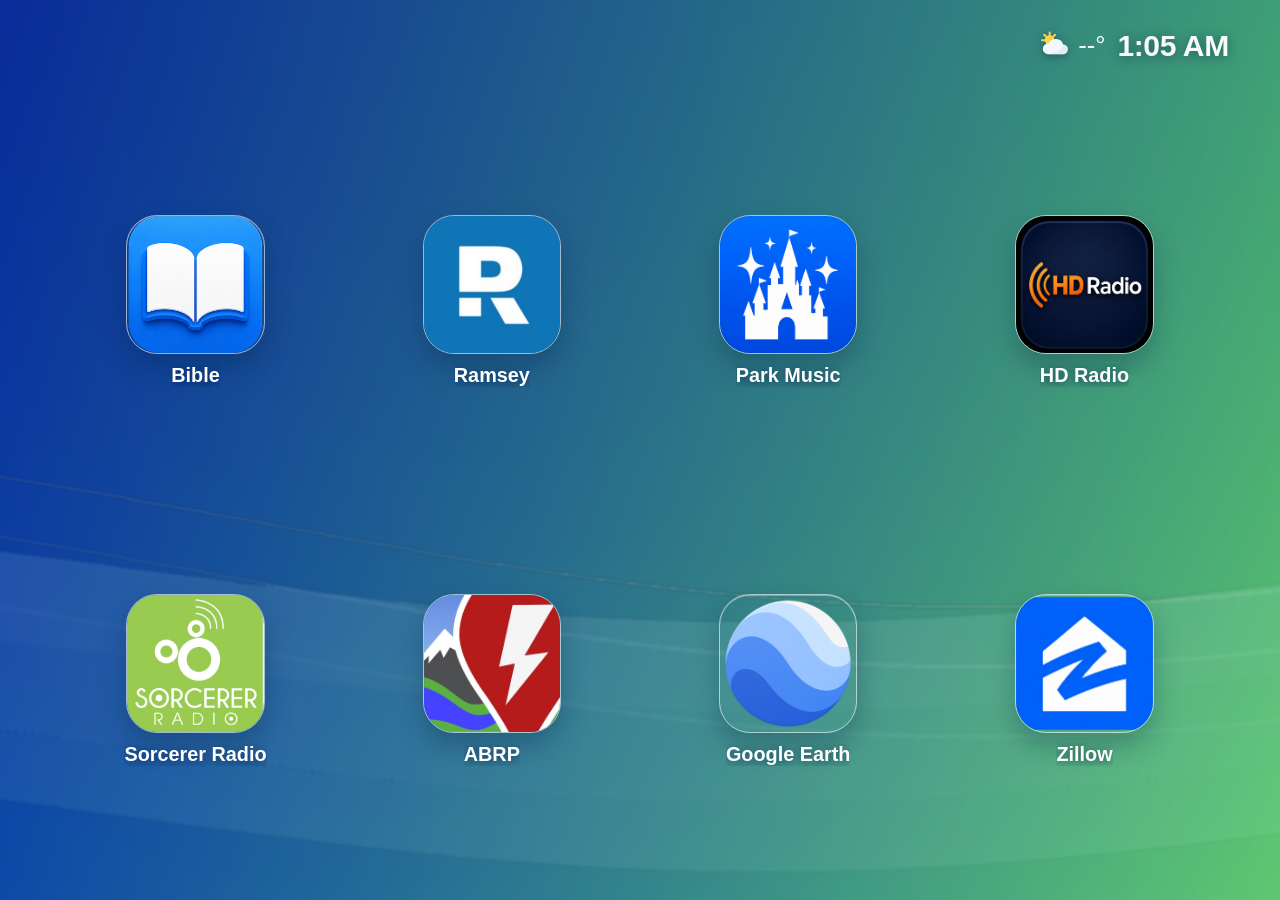
<file: index.html>
<!doctype html>
<html lang="en">
<head>
  <meta charset="utf-8">
  <meta name="viewport" content="width=device-width,initial-scale=1,maximum-scale=1,user-scalable=no,viewport-fit=cover">
  <meta name="theme-color" content="#075a9d">
  <title>Home</title>
  <link rel="stylesheet" href="home.css?v=011">
</head>
<body>
  <main class="home-screen">
    <div class="status" aria-label="Current weather and time">
      <button
        class="weather-trigger"
        id="weather-trigger"
        type="button"
        aria-label="Open 12 hour forecast"
        aria-expanded="false"
        aria-controls="forecast-panel">
        <img id="weather-icon" class="weather-icon" src="weather-sun.svg" alt="">
        <span id="temperature" class="temperature">--°</span>
      </button>
      <time id="home-time">--:--</time>
    </div>

    <button class="forecast-backdrop" id="forecast-backdrop" type="button"
      aria-label="Close 12 hour forecast" tabindex="-1"></button>

    <section class="forecast-panel" id="forecast-panel" aria-hidden="true"
      aria-labelledby="forecast-title">
      <header class="forecast-header">
        <h2 id="forecast-title">Weather</h2>
      </header>

      <section class="forecast-section" aria-labelledby="hourly-title">
        <h3 id="hourly-title">Next 12 Hours</h3>
        <div class="forecast-strip" id="forecast-strip" aria-live="polite">
          <div class="forecast-loading">Loading forecast…</div>
        </div>
      </section>

      <div class="forecast-divider" aria-hidden="true"></div>

      <section class="forecast-section forecast-section-daily" aria-labelledby="daily-title">
        <h3 id="daily-title">Next 10 Days</h3>
        <div class="daily-strip" id="daily-strip" aria-live="polite">
          <div class="forecast-loading">Loading forecast…</div>
        </div>
      </section>

      <footer class="forecast-footer">
        <span>Frankfort, Kentucky</span>
        <span id="forecast-updated"></span>
      </footer>
    </section>

    <section class="home-grid" aria-label="Apps">
      <button class="home-app" type="button" aria-label="Bible" onclick="window.location.href='bible.html'">
        <span class="home-icon icon-bible" style="padding:0;overflow:hidden;background:transparent;">
          <img src="bible-icon.png?v=001" alt="" style="display:block;width:100%;height:100%;object-fit:cover;">
        </span><span>Bible</span>
      </button>
      <button class="home-app" type="button" aria-label="Ramsey"
        onclick="window.location.href='ramsey.html'">
        <span class="home-icon" style="padding:0;overflow:hidden;background:transparent;">
          <img src="CarPlay-ramsey.png?v=003" alt=""
            style="display:block;width:100%;height:100%;object-fit:cover;">
        </span><span>Ramsey</span>
      </button>
      <button class="home-app" type="button" aria-label="Park Music"
        onclick="window.location.href='park-music.html'">
        <span class="home-icon" style="padding:0;overflow:hidden;background:transparent;">
          <img src="CarPlay-park-music.png?v=001" alt=""
            style="display:block;width:100%;height:100%;object-fit:cover;">
        </span><span>Park Music</span>
      </button>

      <button class="home-app" type="button" aria-label="HD Radio"
        onclick="window.location.href='radio.html'">
        <span class="home-icon" style="padding:0;overflow:hidden;background:transparent;">
          <img src="HDRadio.png?v=001" alt=""
            style="display:block;width:100%;height:100%;object-fit:cover;">
        </span><span>HD Radio</span>
      </button>
      <button class="home-app" type="button" aria-label="Sorcerer Radio"
        onclick="window.location.href='https://srsounds.com/player.php?varName=Sorcerer%20Radio'">
        <span class="home-icon" style="padding:0;overflow:hidden;background:transparent;">
          <img src="CarPlay-sorcerer-radio.png?v=001" alt=""
            style="display:block;width:100%;height:100%;object-fit:cover;">
        </span><span>Sorcerer Radio</span>
      </button>

      <button class="home-app" type="button" aria-label="A Better Routeplanner"
        onclick="window.location.href='https://abetterrouteplanner.com/'">
        <span class="home-icon" style="padding:0;overflow:hidden;background:transparent;">
          <img src="CarPlay-abrp.png?v=001" alt=""
            style="display:block;width:100%;height:100%;object-fit:cover;">
        </span><span>ABRP</span>
      </button>
      <button class="home-app" type="button" aria-label="Google Earth"
        onclick="window.location.href='https://earth.google.com'">
        <span class="home-icon" style="padding:0;overflow:hidden;background:transparent;">
          <img src="CarPlay-google-earth.png?v=001" alt=""
            style="display:block;width:100%;height:100%;object-fit:cover;">
        </span><span>Google Earth</span>
      </button>
      <button class="home-app" type="button" aria-label="Zillow"
        onclick="window.location.href='https://www.zillow.com/'">
        <span class="home-icon" style="padding:0;overflow:hidden;background:transparent;">
          <img src="CarPlay-zillow.png?v=001" alt=""
            style="display:block;width:100%;height:100%;object-fit:cover;">
        </span><span>Zillow</span>
      </button>
    </section>
  </main>
  <script src="home.js?v=011"></script>
</body>
</html>
</file>
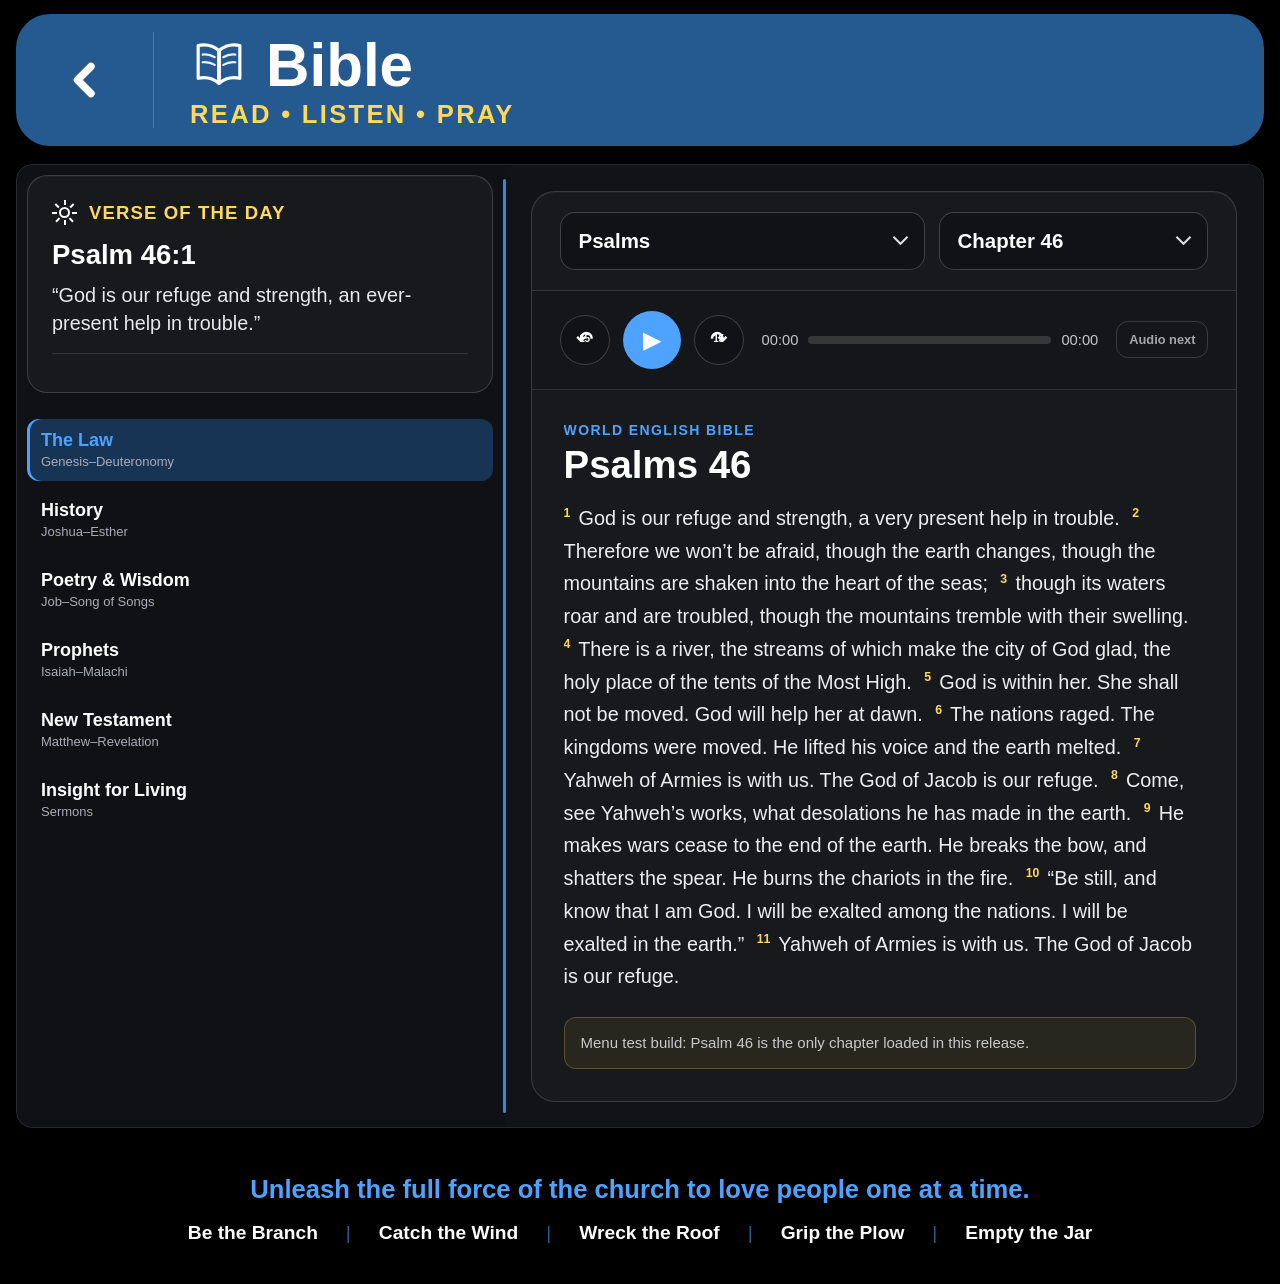
<file: bible-3.html>
<!DOCTYPE html>
<html lang="en">
<head>
  <meta charset="UTF-8" />
  <meta name="viewport" content="width=device-width, initial-scale=1.0" />
  <title>Bible</title>
  <link rel="stylesheet" href="bible.css?v=001">

  <style>
    /* Tiny patch v2: Verse of the Day card only */
    .top-bar .verse-content {
      display: none;
    }

    .side-menu {
      overflow-y: auto;
    }

    .verse-card {
      flex: 0 0 auto;
      width: 100%;
      margin: 0 0 12px;
      padding: clamp(16px, 2vw, 24px);
      border: 1px solid rgba(255, 255, 255, 0.16);
      border-radius: 20px;
      background: #17191d;
      color: #fff;
      text-align: left;
      box-shadow: inset 0 1px 0 rgba(255, 255, 255, 0.04);
    }

    .verse-card-heading {
      display: flex;
      align-items: center;
      gap: 12px;
      margin-bottom: 14px;
      color: #4da3ff;
      font-size: clamp(14px, 1.45vw, 20px);
      font-weight: 700;
      letter-spacing: 0.06em;
      text-transform: uppercase;
    }

    .daily-sun {
      position: relative;
      width: 25px;
      height: 25px;
      flex: 0 0 25px;
    }

    .daily-sun::before {
      content: "";
      position: absolute;
      inset: 7px;
      border: 2px solid #fff;
      border-radius: 50%;
    }

    .daily-sun span,
    .daily-sun::after {
      position: absolute;
      inset: 0;
      content: "";
      background:
        linear-gradient(#fff, #fff) center top / 2px 5px no-repeat,
        linear-gradient(#fff, #fff) center bottom / 2px 5px no-repeat,
        linear-gradient(90deg, #fff, #fff) left center / 5px 2px no-repeat,
        linear-gradient(90deg, #fff, #fff) right center / 5px 2px no-repeat;
    }

    .daily-sun span {
      transform: rotate(45deg);
    }

    .verse-card-reference {
      margin-bottom: 10px;
      color: #fff;
      font-size: clamp(21px, 2.15vw, 31px);
      font-weight: 650;
      line-height: 1.15;
    }

    .verse-card-text {
      color: rgba(255, 255, 255, 0.9);
      font-size: clamp(16px, 1.55vw, 22px);
      line-height: 1.42;
    }

    @media (max-width: 760px), (max-height: 560px) {
      .verse-card {
        margin-bottom: 8px;
        padding: 13px 15px;
        border-radius: 16px;
      }

      .verse-card-heading {
        margin-bottom: 9px;
        gap: 9px;
      }

      .daily-sun {
        width: 21px;
        height: 21px;
        flex-basis: 21px;
      }

      .daily-sun::before {
        inset: 6px;
      }

      .verse-card-reference {
        margin-bottom: 6px;
      }
    }

    /* Tiny patch v3: navy Bible header + slightly wider left column */
    .top-bar {
      position: relative;
      display: grid;
      grid-template-columns: 72px 1fr 72px;
      align-items: center;
      width: 100%;
      min-height: 72px;
      padding: 0 18px;
      border: 0;
      border-radius: 0 0 18px 18px;
      background: #123f73;
      color: #fff;
      box-sizing: border-box;
    }

    .top-bar .back-button {
      position: static;
      display: inline-flex;
      align-items: center;
      justify-content: flex-start;
      width: 52px;
      height: 52px;
      padding: 0;
      border: 0;
      background: transparent;
      color: #fff;
    }

    .top-bar .back-button > span:last-child {
      display: none;
    }

    .top-bar .back-arrow {
      color: #fff;
      font-size: 48px;
      font-weight: 300;
      line-height: 1;
      transform: translateY(-2px);
    }

    .bible-page-title {
      margin: 0;
      color: #fff;
      font-size: clamp(28px, 3vw, 42px);
      font-weight: 650;
      line-height: 1;
      text-align: center;
      letter-spacing: 0.01em;
    }

    .header-bible-icon {
      display: flex;
      align-items: center;
      justify-content: flex-end;
      color: #fff;
    }

    .header-bible-icon svg {
      display: block;
      width: 43px;
      height: 43px;
      overflow: visible;
    }

    /* Give the verse/navigation column a little more breathing room. */
    .app-shell {
      grid-template-columns: minmax(370px, 39%) 2px minmax(0, 1fr);
    }

    @media (max-width: 900px) {
      .app-shell {
        grid-template-columns: minmax(330px, 42%) 2px minmax(0, 1fr);
      }
    }

    @media (max-width: 760px), (max-height: 560px) {
      .top-bar {
        min-height: 60px;
        grid-template-columns: 58px 1fr 58px;
        padding: 0 12px;
        border-radius: 0 0 14px 14px;
      }

      .top-bar .back-button {
        width: 44px;
        height: 44px;
      }

      .top-bar .back-arrow {
        font-size: 40px;
      }

      .header-bible-icon svg {
        width: 36px;
        height: 36px;
      }

      .app-shell {
        grid-template-columns: minmax(300px, 43%) 2px minmax(0, 1fr);
      }
    }


    /* Tiny patch v4: header balance, subtitle, unified blues, spacing, card footer */
    :root {
      --bible-primary-blue: #1d4f86;
      --bible-accent-blue: #4da3ff;
      --bible-selected-blue: rgba(29, 79, 134, 0.58);
    }

    .top-bar {
      background: var(--bible-primary-blue);
      min-height: 82px;
      grid-template-columns: 72px 1fr 72px;
    }

    .top-bar .back-button,
    .header-bible-icon {
      height: 100%;
      align-self: stretch;
      display: flex;
      align-items: center;
    }

    .top-bar .back-button {
      justify-content: flex-start;
    }

    .top-bar .back-arrow {
      display: block;
      transform: none;
      line-height: 1;
      margin-top: 0;
    }

    .header-bible-icon {
      justify-content: flex-end;
    }

    .bible-title-group {
      display: flex;
      flex-direction: column;
      align-items: center;
      justify-content: center;
      min-width: 0;
      text-align: center;
    }

    .bible-page-title {
      line-height: 1.05;
    }

    .bible-page-subtitle {
      margin-top: 5px;
      color: rgba(255, 255, 255, 0.88);
      font-size: clamp(12px, 1.15vw, 16px);
      font-weight: 550;
      letter-spacing: 0.08em;
      text-transform: uppercase;
      white-space: nowrap;
    }

    .verse-card {
      margin-bottom: 24px;
    }

    .verse-card-heading {
      color: var(--bible-accent-blue);
    }

    .verse-card-footer {
      display: flex;
      justify-content: flex-end;
      margin-top: 16px;
      padding-top: 14px;
      border-top: 1px solid rgba(255, 255, 255, 0.12);
    }

    .read-chapter-button:hover,
    .read-chapter-button:focus-visible {
      background: rgba(77, 163, 255, 0.10);
    }

    .side-menu .menu-item.active,
    .side-menu [aria-current="true"] {
      background: var(--bible-selected-blue);
      border-left-color: var(--bible-accent-blue);
    }

    .app-shell .divider,
    .vertical-divider {
      background: var(--bible-accent-blue);
    }

    @media (max-width: 760px), (max-height: 560px) {
      .top-bar {
        min-height: 58px;
      }

      .bible-page-subtitle {
        margin-top: 3px;
      }

      .verse-card {
        margin-bottom: 16px;
      }

      .verse-card-footer {
        margin-top: 12px;
        padding-top: 11px;
      }
    }


    /* Tiny patch v5: left-column-centered title group + warm yellow accents */
    :root {
      --bible-warm-yellow: #ffd95a;
    }

    .top-bar {
      position: relative;
      display: grid;
      grid-template-columns: 72px minmax(370px, 39%) minmax(0, 1fr);
      align-items: center;
    }

    .bible-brand {
      grid-column: 2;
      display: flex;
      flex-direction: column;
      align-items: center;
      justify-content: center;
      min-width: 0;
      text-align: center;
    }

    .bible-brand-row {
      display: inline-flex;
      align-items: center;
      justify-content: center;
      gap: 12px;
    }

    .bible-brand-row .header-bible-icon {
      display: flex;
      align-items: center;
      justify-content: center;
      width: auto;
      height: auto;
    }

    .bible-brand-row .header-bible-icon svg {
      width: 38px;
      height: 38px;
    }

    .bible-page-subtitle {
      color: var(--bible-warm-yellow);
    }

    .verse-card-heading {
      color: var(--bible-warm-yellow);
    }

    .top-bar > .header-bible-icon {
      display: none;
    }

    @media (max-width: 900px) {
      .top-bar {
        grid-template-columns: 72px minmax(330px, 42%) minmax(0, 1fr);
      }
    }

    @media (max-width: 760px), (max-height: 560px) {
      .top-bar {
        grid-template-columns: 58px minmax(300px, 43%) minmax(0, 1fr);
      }

      .bible-brand-row {
        gap: 9px;
      }

      .bible-brand-row .header-bible-icon svg {
        width: 32px;
        height: 32px;
      }
    }


    /* Tiny patch v6: back-arrow card + left-shifted Bible brand */
    .top-bar {
      grid-template-columns: 92px minmax(370px, 39%) minmax(0, 1fr);
    }

    .top-bar .back-button {
      justify-self: center;
      align-self: center;
      width: 58px;
      height: 58px;
      border: 1px solid rgba(255, 255, 255, 0.22);
      border-radius: 16px;
      background: #17191d;
      color: #fff;
      box-shadow: inset 0 1px 0 rgba(255, 255, 255, 0.04);
    }

    .top-bar .back-button:hover,
    .top-bar .back-button:focus-visible {
      background: #20242a;
    }

    .top-bar .back-button:active {
      transform: scale(0.97);
    }

    .top-bar .back-arrow {
      font-size: 42px;
      line-height: 1;
      transform: translateY(-1px);
    }

    .bible-brand {
      transform: translateX(-42px);
    }

    .verse-card {
      margin-bottom: 18px;
    }

    @media (max-width: 900px) {
      .top-bar {
        grid-template-columns: 82px minmax(330px, 42%) minmax(0, 1fr);
      }

      .bible-brand {
        transform: translateX(-28px);
      }
    }

    @media (max-width: 760px), (max-height: 560px) {
      .top-bar {
        grid-template-columns: 72px minmax(300px, 43%) minmax(0, 1fr);
      }

      .top-bar .back-button {
        width: 50px;
        height: 50px;
        border-radius: 14px;
      }

      .top-bar .back-arrow {
        font-size: 36px;
      }

      .bible-brand {
        transform: translateX(-18px);
      }

      .verse-card {
        margin-bottom: 14px;
      }
    }


    /* Tiny patch v7: integrated header navigation lane */
    .top-bar {
      grid-template-columns: 78px minmax(370px, 39%) minmax(0, 1fr);
      min-height: 78px;
      padding: 0 18px 0 0;
      overflow: hidden;
    }

    .top-bar .back-button {
      grid-column: 1;
      justify-self: stretch;
      align-self: stretch;
      display: flex;
      align-items: center;
      justify-content: center;
      width: 78px;
      height: 100%;
      min-height: 78px;
      margin: 0;
      padding: 0;
      border: 0;
      border-right: 1px solid rgba(255, 255, 255, 0.18);
      border-radius: 0;
      background: transparent;
      box-shadow: none;
      color: #fff;
      cursor: pointer;
    }

    .top-bar .back-button:hover,
    .top-bar .back-button:focus-visible {
      background: rgba(255, 255, 255, 0.09);
      outline: none;
    }

    .top-bar .back-button:active {
      transform: none;
      background: rgba(255, 255, 255, 0.14);
    }

    .top-bar .back-arrow {
      display: block;
      color: #fff;
      font-size: 48px;
      font-weight: 300;
      line-height: 1;
      transform: none;
      margin: 0;
      padding: 0 0 3px;
    }

    .bible-brand {
      grid-column: 2;
      align-items: flex-start;
      justify-content: center;
      transform: none;
      padding-left: 24px;
      text-align: left;
    }

    .bible-brand-row {
      justify-content: flex-start;
    }

    .bible-page-title {
      text-align: left;
    }

    @media (max-width: 900px) {
      .top-bar {
        grid-template-columns: 72px minmax(330px, 42%) minmax(0, 1fr);
      }

      .top-bar .back-button {
        width: 72px;
        min-height: 78px;
      }

      .bible-brand {
        transform: none;
        padding-left: 20px;
      }
    }

    @media (max-width: 760px), (max-height: 560px) {
      .top-bar {
        grid-template-columns: 64px minmax(300px, 43%) minmax(0, 1fr);
        min-height: 58px;
      }

      .top-bar .back-button {
        width: 64px;
        min-height: 58px;
        border-radius: 0;
      }

      .top-bar .back-arrow {
        font-size: 42px;
        transform: none;
      }

      .bible-brand {
        transform: none;
        padding-left: 16px;
      }
    }


    /* Tiny patch v8: lock arrow/divider to the full header height */
    .top-bar {
      position: relative;
      padding-left: 78px;
      grid-template-columns: minmax(370px, 39%) minmax(0, 1fr);
    }

    .top-bar .back-button {
      position: absolute;
      inset: 0 auto 0 0;
      width: 78px;
      height: auto;
      min-height: 0;
      display: flex;
      align-items: center;
      justify-content: center;
      padding: 0;
      margin: 0;
      border: 0;
      border-right: 1px solid rgba(255, 255, 255, 0.18);
      border-radius: 0;
      background: transparent;
      color: #fff;
      cursor: pointer;
      z-index: 2;
      -webkit-tap-highlight-color: transparent;
    }

    .top-bar .back-arrow {
      display: flex;
      align-items: center;
      justify-content: center;
      width: 100%;
      height: 100%;
      padding: 0;
      margin: 0;
      color: #fff;
      font-size: 48px;
      font-weight: 300;
      line-height: 1;
      transform: translateY(1px);
    }

    .bible-brand {
      grid-column: 1;
    }

    @media (max-width: 900px) {
      .top-bar {
        padding-left: 72px;
        grid-template-columns: minmax(330px, 42%) minmax(0, 1fr);
      }

      .top-bar .back-button {
        width: 72px;
      }
    }

    @media (max-width: 760px), (max-height: 560px) {
      .top-bar {
        padding-left: 64px;
        grid-template-columns: minmax(300px, 43%) minmax(0, 1fr);
      }

      .top-bar .back-button {
        width: 64px;
      }

      .top-bar .back-arrow {
        font-size: 42px;
        transform: translateY(1px);
      }
    }


    /* v9 — one clean, self-contained header component */
    .bible-header-v9 {
      box-sizing: border-box;
      display: flex;
      align-items: stretch;
      width: 100%;
      height: 132px;
      min-height: 132px;
      margin: 0;
      padding: 0;
      overflow: hidden;
      border: 0;
      border-radius: 34px;
      background: #255a91;
      color: #fff;
    }

    .bible-header-v9__back {
      position: relative;
      box-sizing: border-box;
      flex: 0 0 138px;
      width: 138px;
      height: 100%;
      margin: 0;
      padding: 0;
      border: 0;
      border-radius: 0;
      background: transparent;
      color: #fff;
      cursor: pointer;
      display: flex;
      align-items: center;
      justify-content: center;
      appearance: none;
      -webkit-appearance: none;
      -webkit-tap-highlight-color: transparent;
    }

    .bible-header-v9__back::after {
      content: "";
      position: absolute;
      top: 18px;
      right: 0;
      bottom: 18px;
      width: 1px;
      background: rgba(255,255,255,.20);
    }

    .bible-header-v9__back:hover,
    .bible-header-v9__back:focus-visible {
      background: rgba(255,255,255,.08);
      outline: none;
    }

    .bible-header-v9__back:active {
      background: rgba(255,255,255,.13);
    }

    .bible-header-v9__arrow {
      display: block;
      width: 48px;
      height: 48px;
      margin: 0;
      overflow: visible;
    }

    .bible-header-v9__arrow path {
      fill: none;
      stroke: currentColor;
      stroke-width: 5;
      stroke-linecap: round;
      stroke-linejoin: round;
    }

    .bible-header-v9__brand {
      box-sizing: border-box;
      flex: 1 1 auto;
      min-width: 0;
      height: 100%;
      padding: 18px 26px 14px 36px;
      display: flex;
      flex-direction: column;
      justify-content: center;
      align-items: flex-start;
      text-align: left;
    }

    .bible-header-v9__title-row {
      display: flex;
      align-items: center;
      gap: 18px;
      min-width: 0;
    }

    .bible-header-v9__book {
      display: block;
      flex: 0 0 58px;
      width: 58px;
      height: 58px;
      overflow: visible;
    }

    .bible-header-v9__book path {
      fill: none;
      stroke: currentColor;
      stroke-width: 3.5;
      stroke-linecap: round;
      stroke-linejoin: round;
    }

    .bible-header-v9__book path:last-child {
      stroke-width: 2.4;
      opacity: .9;
    }

    .bible-header-v9__title {
      margin: 0;
      padding: 0;
      color: #fff;
      font-size: clamp(42px, 4.7vw, 64px);
      font-weight: 700;
      line-height: .95;
      letter-spacing: 0;
      text-align: left;
    }

    .bible-header-v9__subtitle {
      margin: 8px 0 0;
      padding: 0;
      color: #ffd95a;
      font-size: clamp(19px, 2vw, 28px);
      font-weight: 700;
      line-height: 1;
      letter-spacing: .09em;
      text-transform: uppercase;
      white-space: nowrap;
    }

    @media (max-width: 900px) {
      .bible-header-v9 {
        height: 126px;
        min-height: 126px;
        border-radius: 26px;
      }

      .bible-header-v9__back {
        flex-basis: 118px;
        width: 118px;
      }

      .bible-header-v9__back::after {
        top: 18px;
        bottom: 18px;
      }

      .bible-header-v9__arrow {
        width: 42px;
        height: 42px;
      }

      .bible-header-v9__brand {
        padding: 18px 20px 14px 34px;
      }

      .bible-header-v9__title-row {
        gap: 18px;
      }

      .bible-header-v9__book {
        flex-basis: 58px;
        width: 58px;
        height: 58px;
      }

      .bible-header-v9__subtitle {
        margin-top: 10px;
      }
    }

    @media (max-width: 760px), (max-height: 560px) {
      .bible-header-v9 {
        height: 104px;
        min-height: 104px;
        border-radius: 20px;
      }

      .bible-header-v9__back {
        flex-basis: 86px;
        width: 86px;
      }

      .bible-header-v9__back::after {
        top: 14px;
        bottom: 14px;
      }

      .bible-header-v9__arrow {
        width: 34px;
        height: 34px;
      }

      .bible-header-v9__brand {
        padding: 13px 16px 11px 24px;
      }

      .bible-header-v9__title-row {
        gap: 13px;
      }

      .bible-header-v9__book {
        flex-basis: 45px;
        width: 45px;
        height: 45px;
      }

      .bible-header-v9__subtitle {
        margin-top: 7px;
        letter-spacing: .07em;
      }
    }


  
    /* v10.2 — Tesla footer readability polish */
    .footer-banner {
      padding-top: 14px;
      padding-bottom: 14px;
    }

    .footer-banner .mission {
      font-size: clamp(20px, 2vw, 28px);
      font-weight: 700;
      line-height: 1.25;
      text-align: center;
    }

    .footer-banner .themes {
      margin-top: 8px;
      display: flex;
      flex-wrap: wrap;
      justify-content: center;
      align-items: center;
      gap: 8px 14px;
      font-size: clamp(16px, 1.5vw, 22px);
      font-weight: 650;
      line-height: 1.35;
      text-align: center;
    }

    .footer-banner .footer-divider {
      opacity: .55;
    }

    @media (max-width: 760px), (max-height: 560px) {
      .footer-banner {
        padding-top: 10px;
        padding-bottom: 10px;
      }

      .footer-banner .mission {
        font-size: clamp(18px, 2.2vw, 24px);
      }

      .footer-banner .themes {
        margin-top: 6px;
        gap: 6px 10px;
        font-size: clamp(15px, 1.8vw, 19px);
      }
    }

  
    /* v11.0a — Bible Reader Frame */
    .content-panel {
      min-width: 0;
      overflow: hidden;
      padding: clamp(18px, 2vw, 28px);
      background: #111317;
      color: #fff;
    }

    .bible-reader-frame {
      box-sizing: border-box;
      display: grid;
      grid-template-rows: auto auto minmax(0, 1fr);
      width: 100%;
      height: 100%;
      min-height: 0;
      overflow: hidden;
      border: 1px solid rgba(255,255,255,.15);
      border-radius: 24px;
      background: #17191d;
      box-shadow: inset 0 1px 0 rgba(255,255,255,.04);
    }

    .bible-reader-frame__selectors {
      display: grid;
      grid-template-columns: minmax(220px, 1.15fr) minmax(190px, .85fr);
      gap: 14px;
      padding: clamp(14px, 1.6vw, 20px) clamp(18px, 2.2vw, 28px);
      border-bottom: 1px solid rgba(255,255,255,.12);
    }

    .reader-field {
      display: block;
      min-width: 0;
    }

    .reader-field__label {
      position: absolute;
      width: 1px;
      height: 1px;
      padding: 0;
      margin: -1px;
      overflow: hidden;
      clip: rect(0, 0, 0, 0);
      white-space: nowrap;
      border: 0;
    }

    .reader-field__control {
      box-sizing: border-box;
      width: 100%;
      min-height: 58px;
      padding: 0 16px;
      border: 1px solid rgba(255,255,255,.2);
      border-radius: 15px;
      background: #101216;
      color: #fff;
      font: inherit;
      font-size: clamp(18px, 1.6vw, 23px);
      font-weight: 650;
      appearance: none;
      -webkit-appearance: none;
      opacity: 1;
    }

    .reader-field__select-wrap {
      position: relative;
    }

    .reader-field__select-wrap::after {
      content: "";
      position: absolute;
      top: 50%;
      right: 18px;
      width: 9px;
      height: 9px;
      border-right: 2px solid rgba(255,255,255,.8);
      border-bottom: 2px solid rgba(255,255,255,.8);
      transform: translateY(-70%) rotate(45deg);
      pointer-events: none;
    }

    .bible-reader-frame__audio {
      display: grid;
      grid-template-columns: auto minmax(140px, 1fr) auto;
      align-items: center;
      gap: 18px;
      padding: clamp(14px, 1.6vw, 20px) clamp(18px, 2.2vw, 28px);
      border-bottom: 1px solid rgba(255,255,255,.12);
      background: rgba(0,0,0,.12);
    }

    .reader-audio__controls {
      display: flex;
      align-items: center;
      justify-content: center;
      gap: 13px;
    }

    .reader-audio__skip {
      display: grid;
      place-items: center;
      width: 50px;
      height: 50px;
      padding: 0;
      border: 1px solid rgba(255,255,255,.19);
      border-radius: 50%;
      background: #101216;
      color: #fff;
      font: inherit;
      font-size: 20px;
      font-weight: 800;
      line-height: 1;
      cursor: default;
    }

    .reader-audio__skip-mark {
      position: relative;
      display: inline-block;
      transform: translateY(-1px);
    }

    .reader-audio__skip-number {
      position: absolute;
      inset: 50% auto auto 50%;
      transform: translate(-50%, -46%);
      font-size: 10px;
      font-weight: 900;
      letter-spacing: -.03em;
    }

    .reader-audio__progress {
      display: grid;
      grid-template-columns: auto minmax(90px, 1fr) auto;
      align-items: center;
      gap: 10px;
      min-width: 0;
    }

    .reader-audio__play {
      display: grid;
      place-items: center;
      width: 58px;
      height: 58px;
      padding: 0;
      border: 0;
      border-radius: 50%;
      background: var(--bible-accent-blue);
      color: #fff;
      font-size: 24px;
      cursor: default;
    }

    .reader-audio__time,
    .reader-audio__duration {
      color: rgba(255,255,255,.76);
      font-size: clamp(14px, 1.15vw, 17px);
      font-variant-numeric: tabular-nums;
      white-space: nowrap;
    }

    .reader-audio__track {
      position: relative;
      height: 8px;
      overflow: hidden;
      border-radius: 999px;
      background: rgba(255,255,255,.14);
    }

    .reader-audio__track::before {
      content: "";
      position: absolute;
      inset: 0 auto 0 0;
      width: 0;
      background: var(--bible-warm-yellow);
    }

    .reader-audio__status {
      min-width: 86px;
      padding: 10px 12px;
      border: 1px solid rgba(255,255,255,.16);
      border-radius: 12px;
      color: rgba(255,255,255,.62);
      font-size: clamp(12px, 1vw, 15px);
      font-weight: 700;
      text-align: center;
      white-space: nowrap;
    }

    .bible-reader-frame__reader {
      min-height: 0;
      overflow: hidden;
      padding: clamp(20px, 2.5vw, 34px);
    }

    .reader-placeholder {
      box-sizing: border-box;
      display: flex;
      flex-direction: column;
      align-items: flex-start;
      justify-content: flex-start;
      width: 100%;
      height: 100%;
      min-height: 0;
      padding: clamp(22px, 3vw, 38px);
      border: 1px dashed rgba(255,255,255,.16);
      border-radius: 20px;
      background: rgba(0,0,0,.10);
    }

    .reader-placeholder__eyebrow {
      color: var(--bible-accent-blue);
      font-size: clamp(12px, 1vw, 15px);
      font-weight: 800;
      letter-spacing: .1em;
      text-transform: uppercase;
    }

    .reader-placeholder__title {
      margin: 10px 0 12px;
      color: #fff;
      font-size: clamp(34px, 3.3vw, 50px);
      line-height: 1;
    }

    .reader-placeholder__message {
      margin: 0;
      color: rgba(255,255,255,.58);
      font-size: clamp(18px, 1.55vw, 23px);
      line-height: 1.5;
    }

    @media (max-width: 760px), (max-height: 560px) {
      .content-panel {
        padding: 12px;
      }

      .bible-reader-frame {
        border-radius: 18px;
      }

      .bible-reader-frame__selectors {
        grid-template-columns: 1fr 150px;
        gap: 10px;
        padding: 14px;
      }

      .reader-field__control {
        min-height: 48px;
        padding: 0 13px;
      }

      .bible-reader-frame__audio {
        grid-template-columns: auto minmax(100px, 1fr) auto;
        gap: 12px;
        padding: 12px 14px;
      }

      .reader-audio__controls {
        gap: 9px;
      }

      .reader-audio__skip {
        width: 44px;
        height: 44px;
        font-size: 18px;
      }

      .reader-audio__play {
        width: 48px;
        height: 48px;
        font-size: 20px;
      }

      .reader-audio__status {
        min-width: 72px;
        padding: 8px 9px;
      }

      .bible-reader-frame__reader {
        padding: 14px;
      }

      .reader-placeholder {
        padding: 22px;
        border-radius: 16px;
      }
    }


    /* v11.2a — Tesla-friendly custom menus */
    .custom-selectors {
      position: relative;
      z-index: 20;
      overflow: visible;
    }

    .custom-select {
      position: relative;
      min-width: 0;
    }

    .custom-select__button {
      box-sizing: border-box;
      display: flex;
      align-items: center;
      justify-content: space-between;
      width: 100%;
      min-height: 58px;
      padding: 0 18px;
      border: 1px solid rgba(255,255,255,.20);
      border-radius: 15px;
      background: #101216;
      color: #fff;
      font: inherit;
      font-size: clamp(18px, 1.6vw, 23px);
      font-weight: 650;
      text-align: left;
      cursor: pointer;
      -webkit-tap-highlight-color: transparent;
    }

    .custom-select__button:focus-visible,
    .custom-select__button[aria-expanded="true"] {
      border-color: var(--bible-accent-blue);
      outline: none;
      box-shadow: 0 0 0 3px rgba(77,163,255,.16);
    }

    .custom-select__chevron {
      flex: 0 0 11px;
      width: 11px;
      height: 11px;
      margin-left: 18px;
      border-right: 2px solid rgba(255,255,255,.85);
      border-bottom: 2px solid rgba(255,255,255,.85);
      transform: translateY(-3px) rotate(45deg);
      transition: transform .16s ease;
    }

    .custom-select__button[aria-expanded="true"] .custom-select__chevron {
      transform: translateY(3px) rotate(225deg);
    }

    .custom-menu {
      position: absolute;
      top: calc(100% + 8px);
      left: 0;
      right: 0;
      max-height: min(52vh, 430px);
      overflow-y: auto;
      padding: 8px;
      border: 1px solid rgba(255,255,255,.20);
      border-radius: 16px;
      background: #0f1115;
      box-shadow: 0 18px 48px rgba(0,0,0,.45);
      overscroll-behavior: contain;
      -webkit-overflow-scrolling: touch;
    }

    .custom-menu[hidden] {
      display: none;
    }

    .custom-menu__item {
      display: block;
      width: 100%;
      min-height: 54px;
      padding: 10px 14px;
      border: 0;
      border-radius: 11px;
      background: transparent;
      color: #fff;
      font: inherit;
      font-size: clamp(17px, 1.4vw, 21px);
      font-weight: 620;
      text-align: left;
      cursor: pointer;
      -webkit-tap-highlight-color: transparent;
    }

    .custom-menu__item:hover,
    .custom-menu__item:focus-visible {
      background: rgba(255,255,255,.08);
      outline: none;
    }

    .custom-menu__item.is-selected {
      background: rgba(77,163,255,.18);
      color: #fff;
    }

    .custom-menu--chapter {
      display: grid;
      grid-template-columns: repeat(4, minmax(0,1fr));
      gap: 6px;
    }

    .custom-menu--chapter .custom-menu__item {
      text-align: center;
      padding: 8px;
    }

    .scripture-reader {
      height: 100%;
      overflow-y: auto;
      padding-right: 8px;
      -webkit-overflow-scrolling: touch;
    }

    .scripture-reader__eyebrow {
      margin: 0 0 8px;
      color: var(--bible-accent-blue);
      font-size: 14px;
      font-weight: 800;
      letter-spacing: .1em;
      text-transform: uppercase;
    }

    .scripture-reader__title {
      margin: 0 0 18px;
      color: #fff;
      font-size: clamp(34px, 3vw, 48px);
      line-height: 1;
    }

    .scripture-reader__text {
      margin: 0;
      color: rgba(255,255,255,.92);
      font-size: clamp(18px, 1.55vw, 23px);
      line-height: 1.65;
    }

    .scripture-reader__text span {
      display: inline;
      margin-right: .35em;
    }

    .scripture-reader__text sup {
      margin-right: .22em;
      color: var(--bible-warm-yellow);
      font-size: .62em;
      font-weight: 800;
    }

    .scripture-reader__note {
      margin: 24px 0 0;
      padding: 14px 16px;
      border: 1px solid rgba(255,217,90,.24);
      border-radius: 12px;
      background: rgba(255,217,90,.07);
      color: rgba(255,255,255,.75);
      font-size: 15px;
      line-height: 1.45;
    }

    @media (max-width: 760px), (max-height: 560px) {
      .custom-select__button {
        min-height: 48px;
        padding: 0 14px;
      }

      .custom-menu {
        max-height: 44vh;
      }

      .custom-menu__item {
        min-height: 48px;
      }
    }

  </style>
</head>
<body>
  <header class="bible-header-v9" aria-label="Bible header">
    <button class="bible-header-v9__back" id="bibleBackV9" type="button" aria-label="Go back">
      <svg class="bible-header-v9__arrow" viewBox="0 0 32 32" aria-hidden="true">
        <path d="M20 7 11 16l9 9" />
      </svg>
    </button>

    <div class="bible-header-v9__brand">
      <div class="bible-header-v9__title-row">
        <svg class="bible-header-v9__book" viewBox="0 0 64 64" aria-hidden="true">
          <path d="M32 16c-6.2-5.2-14.7-7.3-23-5.5v36.2c8.2-1.8 16.8.3 23 5.5V16Z"/>
          <path d="M32 16c6.2-5.2 14.7-7.3 23-5.5v36.2c-8.2-1.8-16.8.3-23 5.5V16Z"/>
          <path d="M32 16v36.2"/>
          <path d="M14 20.5c4.7-.5 9.4.5 13.3 2.9M14 29c4.7-.5 9.4.5 13.3 2.9M50 20.5c-4.7-.5-9.4.5-13.3 2.9M50 29c-4.7-.5-9.4.5-13.3 2.9"/>
        </svg>
        <h1 class="bible-header-v9__title">Bible</h1>
      </div>
      <div class="bible-header-v9__subtitle">Read • Listen • Pray</div>
    </div>
  </header>

  <main class="app-shell" aria-label="Bible navigation">
    <nav class="side-menu" aria-label="Bible sections">
      <section class="verse-card" aria-label="Verse of the Day">
        <div class="verse-card-heading">
          <span class="daily-sun" aria-hidden="true"><span></span></span>
          <span>Verse of the Day</span>
        </div>

        
<div class="verse-card-reference" id="verseReference">
Psalm 46:10
</div>


<div class="verse-card-text" id="verseText">
“Be still, and know that I am God.”
</div>



        <div class="verse-card-footer">
        </div>
      </section>

      <button class="menu-item active" type="button" data-section="law">
        <span class="menu-title">The Law</span>
        <span class="menu-subtitle">Genesis–Deuteronomy</span>
      </button>

      <button class="menu-item" type="button" data-section="history">
        <span class="menu-title">History</span>
        <span class="menu-subtitle">Joshua–Esther</span>
      </button>

      <button class="menu-item" type="button" data-section="wisdom">
        <span class="menu-title">Poetry &amp; Wisdom</span>
        <span class="menu-subtitle">Job–Song of Songs</span>
      </button>

      <button class="menu-item" type="button" data-section="prophets">
        <span class="menu-title">Prophets</span>
        <span class="menu-subtitle">Isaiah–Malachi</span>
      </button>

      <button class="menu-item" type="button" data-section="new-testament">
        <span class="menu-title">New Testament</span>
        <span class="menu-subtitle">Matthew–Revelation</span>
      </button>

      <button class="menu-item" type="button" data-section="insight">
        <span class="menu-title">Insight for Living</span>
        <span class="menu-subtitle">Sermons</span>
      </button>
    </nav>

    <div class="panel-divider" aria-hidden="true"></div>
    <section class="content-panel" id="contentPanel" aria-live="polite">

      <section class="bible-reader-frame" aria-label="Bible reader preview">

        <div class="bible-reader-frame__selectors custom-selectors">
          <div class="custom-select" data-menu="book">
            <button class="custom-select__button" id="bookMenuButton" type="button"
                    aria-haspopup="listbox" aria-expanded="false">
              <span id="selectedBookLabel">Psalms</span>
              <span class="custom-select__chevron" aria-hidden="true"></span>
            </button>
            <div class="custom-menu custom-menu--book" id="bookMenu" role="listbox" hidden>
              <button type="button" class="custom-menu__item" data-book="Genesis" data-chapters="50">Genesis</button>
<button type="button" class="custom-menu__item" data-book="Exodus" data-chapters="40">Exodus</button>
<button type="button" class="custom-menu__item" data-book="Leviticus" data-chapters="27">Leviticus</button>
<button type="button" class="custom-menu__item" data-book="Numbers" data-chapters="36">Numbers</button>
<button type="button" class="custom-menu__item" data-book="Deuteronomy" data-chapters="34">Deuteronomy</button>
<button type="button" class="custom-menu__item" data-book="Joshua" data-chapters="24">Joshua</button>
<button type="button" class="custom-menu__item" data-book="Judges" data-chapters="21">Judges</button>
<button type="button" class="custom-menu__item" data-book="Ruth" data-chapters="4">Ruth</button>
<button type="button" class="custom-menu__item" data-book="1 Samuel" data-chapters="31">1 Samuel</button>
<button type="button" class="custom-menu__item" data-book="2 Samuel" data-chapters="24">2 Samuel</button>
<button type="button" class="custom-menu__item" data-book="1 Kings" data-chapters="22">1 Kings</button>
<button type="button" class="custom-menu__item" data-book="2 Kings" data-chapters="25">2 Kings</button>
<button type="button" class="custom-menu__item" data-book="1 Chronicles" data-chapters="29">1 Chronicles</button>
<button type="button" class="custom-menu__item" data-book="2 Chronicles" data-chapters="36">2 Chronicles</button>
<button type="button" class="custom-menu__item" data-book="Ezra" data-chapters="10">Ezra</button>
<button type="button" class="custom-menu__item" data-book="Nehemiah" data-chapters="13">Nehemiah</button>
<button type="button" class="custom-menu__item" data-book="Esther" data-chapters="10">Esther</button>
<button type="button" class="custom-menu__item" data-book="Job" data-chapters="42">Job</button>
<button type="button" class="custom-menu__item is-selected" data-book="Psalms" data-chapters="150">Psalms</button>
<button type="button" class="custom-menu__item" data-book="Proverbs" data-chapters="31">Proverbs</button>
<button type="button" class="custom-menu__item" data-book="Ecclesiastes" data-chapters="12">Ecclesiastes</button>
<button type="button" class="custom-menu__item" data-book="Song of Solomon" data-chapters="8">Song of Solomon</button>
<button type="button" class="custom-menu__item" data-book="Isaiah" data-chapters="66">Isaiah</button>
<button type="button" class="custom-menu__item" data-book="Jeremiah" data-chapters="52">Jeremiah</button>
<button type="button" class="custom-menu__item" data-book="Lamentations" data-chapters="5">Lamentations</button>
<button type="button" class="custom-menu__item" data-book="Ezekiel" data-chapters="48">Ezekiel</button>
<button type="button" class="custom-menu__item" data-book="Daniel" data-chapters="12">Daniel</button>
<button type="button" class="custom-menu__item" data-book="Hosea" data-chapters="14">Hosea</button>
<button type="button" class="custom-menu__item" data-book="Joel" data-chapters="3">Joel</button>
<button type="button" class="custom-menu__item" data-book="Amos" data-chapters="9">Amos</button>
<button type="button" class="custom-menu__item" data-book="Obadiah" data-chapters="1">Obadiah</button>
<button type="button" class="custom-menu__item" data-book="Jonah" data-chapters="4">Jonah</button>
<button type="button" class="custom-menu__item" data-book="Micah" data-chapters="7">Micah</button>
<button type="button" class="custom-menu__item" data-book="Nahum" data-chapters="3">Nahum</button>
<button type="button" class="custom-menu__item" data-book="Habakkuk" data-chapters="3">Habakkuk</button>
<button type="button" class="custom-menu__item" data-book="Zephaniah" data-chapters="3">Zephaniah</button>
<button type="button" class="custom-menu__item" data-book="Haggai" data-chapters="2">Haggai</button>
<button type="button" class="custom-menu__item" data-book="Zechariah" data-chapters="14">Zechariah</button>
<button type="button" class="custom-menu__item" data-book="Malachi" data-chapters="4">Malachi</button>
<button type="button" class="custom-menu__item" data-book="Matthew" data-chapters="28">Matthew</button>
<button type="button" class="custom-menu__item" data-book="Mark" data-chapters="16">Mark</button>
<button type="button" class="custom-menu__item" data-book="Luke" data-chapters="24">Luke</button>
<button type="button" class="custom-menu__item" data-book="John" data-chapters="21">John</button>
<button type="button" class="custom-menu__item" data-book="Acts" data-chapters="28">Acts</button>
<button type="button" class="custom-menu__item" data-book="Romans" data-chapters="16">Romans</button>
<button type="button" class="custom-menu__item" data-book="1 Corinthians" data-chapters="16">1 Corinthians</button>
<button type="button" class="custom-menu__item" data-book="2 Corinthians" data-chapters="13">2 Corinthians</button>
<button type="button" class="custom-menu__item" data-book="Galatians" data-chapters="6">Galatians</button>
<button type="button" class="custom-menu__item" data-book="Ephesians" data-chapters="6">Ephesians</button>
<button type="button" class="custom-menu__item" data-book="Philippians" data-chapters="4">Philippians</button>
<button type="button" class="custom-menu__item" data-book="Colossians" data-chapters="4">Colossians</button>
<button type="button" class="custom-menu__item" data-book="1 Thessalonians" data-chapters="5">1 Thessalonians</button>
<button type="button" class="custom-menu__item" data-book="2 Thessalonians" data-chapters="3">2 Thessalonians</button>
<button type="button" class="custom-menu__item" data-book="1 Timothy" data-chapters="6">1 Timothy</button>
<button type="button" class="custom-menu__item" data-book="2 Timothy" data-chapters="4">2 Timothy</button>
<button type="button" class="custom-menu__item" data-book="Titus" data-chapters="3">Titus</button>
<button type="button" class="custom-menu__item" data-book="Philemon" data-chapters="1">Philemon</button>
<button type="button" class="custom-menu__item" data-book="Hebrews" data-chapters="13">Hebrews</button>
<button type="button" class="custom-menu__item" data-book="James" data-chapters="5">James</button>
<button type="button" class="custom-menu__item" data-book="1 Peter" data-chapters="5">1 Peter</button>
<button type="button" class="custom-menu__item" data-book="2 Peter" data-chapters="3">2 Peter</button>
<button type="button" class="custom-menu__item" data-book="1 John" data-chapters="5">1 John</button>
<button type="button" class="custom-menu__item" data-book="2 John" data-chapters="1">2 John</button>
<button type="button" class="custom-menu__item" data-book="3 John" data-chapters="1">3 John</button>
<button type="button" class="custom-menu__item" data-book="Jude" data-chapters="1">Jude</button>
<button type="button" class="custom-menu__item" data-book="Revelation" data-chapters="22">Revelation</button>
            </div>
          </div>

          <div class="custom-select" data-menu="chapter">
            <button class="custom-select__button" id="chapterMenuButton" type="button"
                    aria-haspopup="listbox" aria-expanded="false">
              <span id="selectedChapterLabel">Chapter 46</span>
              <span class="custom-select__chevron" aria-hidden="true"></span>
            </button>
            <div class="custom-menu custom-menu--chapter" id="chapterMenu" role="listbox" hidden></div>
          </div>
        </div>

        <div class="bible-reader-frame__audio" aria-label="Audio player preview">
          <div class="reader-audio__controls" aria-label="Playback controls">
            <button class="reader-audio__skip" type="button" aria-label="Rewind 15 seconds" disabled>
              <span class="reader-audio__skip-mark">↶<span class="reader-audio__skip-number">15</span></span>
            </button>
            <button class="reader-audio__play" type="button" aria-label="Play preview" disabled>▶</button>
            <button class="reader-audio__skip" type="button" aria-label="Forward 15 seconds" disabled>
              <span class="reader-audio__skip-mark">↷<span class="reader-audio__skip-number">15</span></span>
            </button>
          </div>

          <div class="reader-audio__progress">
            <span class="reader-audio__time">00:00</span>
            <div class="reader-audio__track" aria-hidden="true"></div>
            <span class="reader-audio__duration">00:00</span>
          </div>

          <span class="reader-audio__status">Audio next</span>
        </div>

        <div class="bible-reader-frame__reader" id="scriptureReader">
          <article class="scripture-reader">
            <p class="scripture-reader__eyebrow">World English Bible</p>
            <h2 class="scripture-reader__title" id="scriptureTitle">Psalms 46</h2>
            <p class="scripture-reader__text">
              <span><sup>1</sup> God is our refuge and strength, a very present help in trouble.</span>
              <span><sup>2</sup> Therefore we won’t be afraid, though the earth changes, though the mountains are shaken into the heart of the seas;</span>
              <span><sup>3</sup> though its waters roar and are troubled, though the mountains tremble with their swelling.</span>
              <span><sup>4</sup> There is a river, the streams of which make the city of God glad, the holy place of the tents of the Most High.</span>
              <span><sup>5</sup> God is within her. She shall not be moved. God will help her at dawn.</span>
              <span><sup>6</sup> The nations raged. The kingdoms were moved. He lifted his voice and the earth melted.</span>
              <span><sup>7</sup> Yahweh of Armies is with us. The God of Jacob is our refuge.</span>
              <span><sup>8</sup> Come, see Yahweh’s works, what desolations he has made in the earth.</span>
              <span><sup>9</sup> He makes wars cease to the end of the earth. He breaks the bow, and shatters the spear. He burns the chariots in the fire.</span>
              <span><sup>10</sup> “Be still, and know that I am God. I will be exalted among the nations. I will be exalted in the earth.”</span>
              <span><sup>11</sup> Yahweh of Armies is with us. The God of Jacob is our refuge.</span>
            </p>
            <p class="scripture-reader__note" id="readerNote">
              Menu test build: Psalm 46 is the only chapter loaded in this release.
            </p>
          </article>
        </div>

      </section>
    </section>
  </main>
  <script src="bible.js?v=001"></script>
  <script src="verse-of-the-day-test.js?v=001"></script>

  <footer class="footer-banner">
    <div class="mission">
      Unleash the full force of the church to love people one at a time.
    </div>

    <div class="themes">
      <span>Be the Branch</span>
      <span class="footer-divider">|</span>
      <span>Catch the Wind</span>
      <span class="footer-divider">|</span>
      <span>Wreck the Roof</span>
      <span class="footer-divider">|</span>
      <span>Grip the Plow</span>
      <span class="footer-divider">|</span>
      <span>Empty the Jar</span>
    </div>
  </footer>

  <script>
    (() => {
      const backButton = document.getElementById("backButton");
      if (!backButton) return;

      backButton.addEventListener("click", () => {
        if (window.history.length > 1) {
          window.history.back();
        } else {
          window.location.href = "index.html";
        }
      });
    })();
  </script>


  <script>
    (() => {
      const button = document.getElementById("bibleBackV9");
      if (!button) return;

      button.addEventListener("click", () => {
        if (window.history.length > 1) {
          window.history.back();
        } else {
          window.location.assign("index.html");
        }
      });
    })();
  </script>


  <script>
    (() => {
      const bookButton = document.getElementById("bookMenuButton");
      const chapterButton = document.getElementById("chapterMenuButton");
      const bookMenu = document.getElementById("bookMenu");
      const chapterMenu = document.getElementById("chapterMenu");
      const bookLabel = document.getElementById("selectedBookLabel");
      const chapterLabel = document.getElementById("selectedChapterLabel");
      const title = document.getElementById("scriptureTitle");
      const note = document.getElementById("readerNote");

      if (!bookButton || !chapterButton || !bookMenu || !chapterMenu) return;

      let selectedBook = "Psalms";
      let selectedChapter = 46;
      let selectedBookChapters = 150;

      function closeMenu(button, menu) {
        button.setAttribute("aria-expanded", "false");
        menu.hidden = true;
      }

      function closeAll() {
        closeMenu(bookButton, bookMenu);
        closeMenu(chapterButton, chapterMenu);
      }

      function toggleMenu(button, menu, otherButton, otherMenu) {
        const opening = menu.hidden;
        closeMenu(otherButton, otherMenu);
        menu.hidden = !opening;
        button.setAttribute("aria-expanded", opening ? "true" : "false");
      }

      function buildChapterMenu(count) {
        chapterMenu.innerHTML = "";
        for (let chapter = 1; chapter <= count; chapter += 1) {
          const item = document.createElement("button");
          item.type = "button";
          item.className = "custom-menu__item";
          item.textContent = String(chapter);
          item.dataset.chapter = String(chapter);
          if (chapter === selectedChapter) item.classList.add("is-selected");
          chapterMenu.appendChild(item);
        }
      }

      function updateReaderMessage() {
        title.textContent = `${selectedBook} ${selectedChapter}`;

        if (selectedBook === "Psalms" && selectedChapter === 46) {
          note.textContent = "Menu test build: Psalm 46 is the only chapter loaded in this release.";
        } else {
          note.textContent = `${selectedBook} ${selectedChapter} selected successfully. Scripture text for this chapter will be connected in the next build.`;
        }
      }

      bookButton.addEventListener("click", (event) => {
        event.stopPropagation();
        toggleMenu(bookButton, bookMenu, chapterButton, chapterMenu);
      });

      chapterButton.addEventListener("click", (event) => {
        event.stopPropagation();
        toggleMenu(chapterButton, chapterMenu, bookButton, bookMenu);
      });

      bookMenu.addEventListener("click", (event) => {
        const item = event.target.closest("[data-book]");
        if (!item) return;

        selectedBook = item.dataset.book;
        selectedBookChapters = Number(item.dataset.chapters);
        selectedChapter = 1;

        bookMenu.querySelectorAll(".custom-menu__item").forEach((button) => {
          button.classList.toggle("is-selected", button === item);
        });

        bookLabel.textContent = selectedBook;
        chapterLabel.textContent = "Chapter 1";
        buildChapterMenu(selectedBookChapters);
        updateReaderMessage();
        closeAll();
      });

      chapterMenu.addEventListener("click", (event) => {
        const item = event.target.closest("[data-chapter]");
        if (!item) return;

        selectedChapter = Number(item.dataset.chapter);
        chapterLabel.textContent = `Chapter ${selectedChapter}`;

        chapterMenu.querySelectorAll(".custom-menu__item").forEach((button) => {
          button.classList.toggle("is-selected", button === item);
        });

        updateReaderMessage();
        closeAll();
      });

      document.addEventListener("click", closeAll);
      document.addEventListener("keydown", (event) => {
        if (event.key === "Escape") closeAll();
      });

      buildChapterMenu(selectedBookChapters);
    })();
  </script>

</body>
</html>
</file>
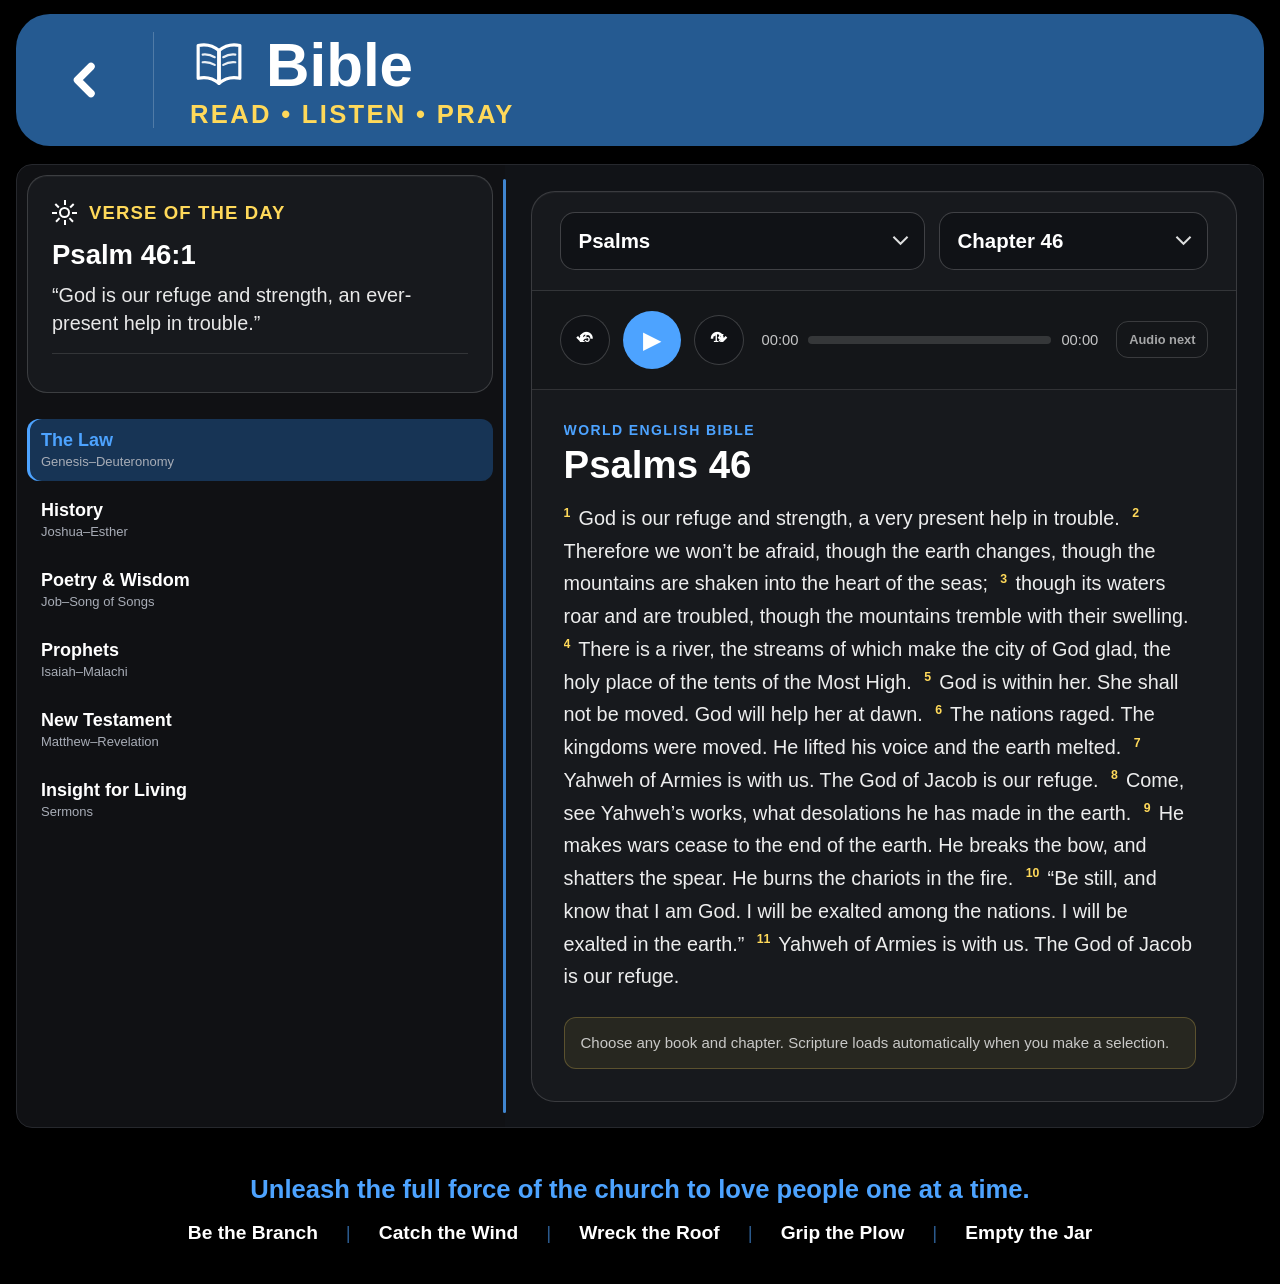
<file: bible-4.html>
<!DOCTYPE html>
<html lang="en">
<head>
  <meta charset="UTF-8" />
  <meta name="viewport" content="width=device-width, initial-scale=1.0" />
  <title>Bible</title>
  <link rel="stylesheet" href="bible.css?v=001">

  <style>
    /* Tiny patch v2: Verse of the Day card only */
    .top-bar .verse-content {
      display: none;
    }

    .side-menu {
      overflow-y: auto;
    }

    .verse-card {
      flex: 0 0 auto;
      width: 100%;
      margin: 0 0 12px;
      padding: clamp(16px, 2vw, 24px);
      border: 1px solid rgba(255, 255, 255, 0.16);
      border-radius: 20px;
      background: #17191d;
      color: #fff;
      text-align: left;
      box-shadow: inset 0 1px 0 rgba(255, 255, 255, 0.04);
    }

    .verse-card-heading {
      display: flex;
      align-items: center;
      gap: 12px;
      margin-bottom: 14px;
      color: #4da3ff;
      font-size: clamp(14px, 1.45vw, 20px);
      font-weight: 700;
      letter-spacing: 0.06em;
      text-transform: uppercase;
    }

    .daily-sun {
      position: relative;
      width: 25px;
      height: 25px;
      flex: 0 0 25px;
    }

    .daily-sun::before {
      content: "";
      position: absolute;
      inset: 7px;
      border: 2px solid #fff;
      border-radius: 50%;
    }

    .daily-sun span,
    .daily-sun::after {
      position: absolute;
      inset: 0;
      content: "";
      background:
        linear-gradient(#fff, #fff) center top / 2px 5px no-repeat,
        linear-gradient(#fff, #fff) center bottom / 2px 5px no-repeat,
        linear-gradient(90deg, #fff, #fff) left center / 5px 2px no-repeat,
        linear-gradient(90deg, #fff, #fff) right center / 5px 2px no-repeat;
    }

    .daily-sun span {
      transform: rotate(45deg);
    }

    .verse-card-reference {
      margin-bottom: 10px;
      color: #fff;
      font-size: clamp(21px, 2.15vw, 31px);
      font-weight: 650;
      line-height: 1.15;
    }

    .verse-card-text {
      color: rgba(255, 255, 255, 0.9);
      font-size: clamp(16px, 1.55vw, 22px);
      line-height: 1.42;
    }

    @media (max-width: 760px), (max-height: 560px) {
      .verse-card {
        margin-bottom: 8px;
        padding: 13px 15px;
        border-radius: 16px;
      }

      .verse-card-heading {
        margin-bottom: 9px;
        gap: 9px;
      }

      .daily-sun {
        width: 21px;
        height: 21px;
        flex-basis: 21px;
      }

      .daily-sun::before {
        inset: 6px;
      }

      .verse-card-reference {
        margin-bottom: 6px;
      }
    }

    /* Tiny patch v3: navy Bible header + slightly wider left column */
    .top-bar {
      position: relative;
      display: grid;
      grid-template-columns: 72px 1fr 72px;
      align-items: center;
      width: 100%;
      min-height: 72px;
      padding: 0 18px;
      border: 0;
      border-radius: 0 0 18px 18px;
      background: #123f73;
      color: #fff;
      box-sizing: border-box;
    }

    .top-bar .back-button {
      position: static;
      display: inline-flex;
      align-items: center;
      justify-content: flex-start;
      width: 52px;
      height: 52px;
      padding: 0;
      border: 0;
      background: transparent;
      color: #fff;
    }

    .top-bar .back-button > span:last-child {
      display: none;
    }

    .top-bar .back-arrow {
      color: #fff;
      font-size: 48px;
      font-weight: 300;
      line-height: 1;
      transform: translateY(-2px);
    }

    .bible-page-title {
      margin: 0;
      color: #fff;
      font-size: clamp(28px, 3vw, 42px);
      font-weight: 650;
      line-height: 1;
      text-align: center;
      letter-spacing: 0.01em;
    }

    .header-bible-icon {
      display: flex;
      align-items: center;
      justify-content: flex-end;
      color: #fff;
    }

    .header-bible-icon svg {
      display: block;
      width: 43px;
      height: 43px;
      overflow: visible;
    }

    /* Give the verse/navigation column a little more breathing room. */
    .app-shell {
      grid-template-columns: minmax(370px, 39%) 2px minmax(0, 1fr);
    }

    @media (max-width: 900px) {
      .app-shell {
        grid-template-columns: minmax(330px, 42%) 2px minmax(0, 1fr);
      }
    }

    @media (max-width: 760px), (max-height: 560px) {
      .top-bar {
        min-height: 60px;
        grid-template-columns: 58px 1fr 58px;
        padding: 0 12px;
        border-radius: 0 0 14px 14px;
      }

      .top-bar .back-button {
        width: 44px;
        height: 44px;
      }

      .top-bar .back-arrow {
        font-size: 40px;
      }

      .header-bible-icon svg {
        width: 36px;
        height: 36px;
      }

      .app-shell {
        grid-template-columns: minmax(300px, 43%) 2px minmax(0, 1fr);
      }
    }


    /* Tiny patch v4: header balance, subtitle, unified blues, spacing, card footer */
    :root {
      --bible-primary-blue: #1d4f86;
      --bible-accent-blue: #4da3ff;
      --bible-selected-blue: rgba(29, 79, 134, 0.58);
    }

    .top-bar {
      background: var(--bible-primary-blue);
      min-height: 82px;
      grid-template-columns: 72px 1fr 72px;
    }

    .top-bar .back-button,
    .header-bible-icon {
      height: 100%;
      align-self: stretch;
      display: flex;
      align-items: center;
    }

    .top-bar .back-button {
      justify-content: flex-start;
    }

    .top-bar .back-arrow {
      display: block;
      transform: none;
      line-height: 1;
      margin-top: 0;
    }

    .header-bible-icon {
      justify-content: flex-end;
    }

    .bible-title-group {
      display: flex;
      flex-direction: column;
      align-items: center;
      justify-content: center;
      min-width: 0;
      text-align: center;
    }

    .bible-page-title {
      line-height: 1.05;
    }

    .bible-page-subtitle {
      margin-top: 5px;
      color: rgba(255, 255, 255, 0.88);
      font-size: clamp(12px, 1.15vw, 16px);
      font-weight: 550;
      letter-spacing: 0.08em;
      text-transform: uppercase;
      white-space: nowrap;
    }

    .verse-card {
      margin-bottom: 24px;
    }

    .verse-card-heading {
      color: var(--bible-accent-blue);
    }

    .verse-card-footer {
      display: flex;
      justify-content: flex-end;
      margin-top: 16px;
      padding-top: 14px;
      border-top: 1px solid rgba(255, 255, 255, 0.12);
    }

    .read-chapter-button:hover,
    .read-chapter-button:focus-visible {
      background: rgba(77, 163, 255, 0.10);
    }

    .side-menu .menu-item.active,
    .side-menu [aria-current="true"] {
      background: var(--bible-selected-blue);
      border-left-color: var(--bible-accent-blue);
    }

    .app-shell .divider,
    .vertical-divider {
      background: var(--bible-accent-blue);
    }

    @media (max-width: 760px), (max-height: 560px) {
      .top-bar {
        min-height: 58px;
      }

      .bible-page-subtitle {
        margin-top: 3px;
      }

      .verse-card {
        margin-bottom: 16px;
      }

      .verse-card-footer {
        margin-top: 12px;
        padding-top: 11px;
      }
    }


    /* Tiny patch v5: left-column-centered title group + warm yellow accents */
    :root {
      --bible-warm-yellow: #ffd95a;
    }

    .top-bar {
      position: relative;
      display: grid;
      grid-template-columns: 72px minmax(370px, 39%) minmax(0, 1fr);
      align-items: center;
    }

    .bible-brand {
      grid-column: 2;
      display: flex;
      flex-direction: column;
      align-items: center;
      justify-content: center;
      min-width: 0;
      text-align: center;
    }

    .bible-brand-row {
      display: inline-flex;
      align-items: center;
      justify-content: center;
      gap: 12px;
    }

    .bible-brand-row .header-bible-icon {
      display: flex;
      align-items: center;
      justify-content: center;
      width: auto;
      height: auto;
    }

    .bible-brand-row .header-bible-icon svg {
      width: 38px;
      height: 38px;
    }

    .bible-page-subtitle {
      color: var(--bible-warm-yellow);
    }

    .verse-card-heading {
      color: var(--bible-warm-yellow);
    }

    .top-bar > .header-bible-icon {
      display: none;
    }

    @media (max-width: 900px) {
      .top-bar {
        grid-template-columns: 72px minmax(330px, 42%) minmax(0, 1fr);
      }
    }

    @media (max-width: 760px), (max-height: 560px) {
      .top-bar {
        grid-template-columns: 58px minmax(300px, 43%) minmax(0, 1fr);
      }

      .bible-brand-row {
        gap: 9px;
      }

      .bible-brand-row .header-bible-icon svg {
        width: 32px;
        height: 32px;
      }
    }


    /* Tiny patch v6: back-arrow card + left-shifted Bible brand */
    .top-bar {
      grid-template-columns: 92px minmax(370px, 39%) minmax(0, 1fr);
    }

    .top-bar .back-button {
      justify-self: center;
      align-self: center;
      width: 58px;
      height: 58px;
      border: 1px solid rgba(255, 255, 255, 0.22);
      border-radius: 16px;
      background: #17191d;
      color: #fff;
      box-shadow: inset 0 1px 0 rgba(255, 255, 255, 0.04);
    }

    .top-bar .back-button:hover,
    .top-bar .back-button:focus-visible {
      background: #20242a;
    }

    .top-bar .back-button:active {
      transform: scale(0.97);
    }

    .top-bar .back-arrow {
      font-size: 42px;
      line-height: 1;
      transform: translateY(-1px);
    }

    .bible-brand {
      transform: translateX(-42px);
    }

    .verse-card {
      margin-bottom: 18px;
    }

    @media (max-width: 900px) {
      .top-bar {
        grid-template-columns: 82px minmax(330px, 42%) minmax(0, 1fr);
      }

      .bible-brand {
        transform: translateX(-28px);
      }
    }

    @media (max-width: 760px), (max-height: 560px) {
      .top-bar {
        grid-template-columns: 72px minmax(300px, 43%) minmax(0, 1fr);
      }

      .top-bar .back-button {
        width: 50px;
        height: 50px;
        border-radius: 14px;
      }

      .top-bar .back-arrow {
        font-size: 36px;
      }

      .bible-brand {
        transform: translateX(-18px);
      }

      .verse-card {
        margin-bottom: 14px;
      }
    }


    /* Tiny patch v7: integrated header navigation lane */
    .top-bar {
      grid-template-columns: 78px minmax(370px, 39%) minmax(0, 1fr);
      min-height: 78px;
      padding: 0 18px 0 0;
      overflow: hidden;
    }

    .top-bar .back-button {
      grid-column: 1;
      justify-self: stretch;
      align-self: stretch;
      display: flex;
      align-items: center;
      justify-content: center;
      width: 78px;
      height: 100%;
      min-height: 78px;
      margin: 0;
      padding: 0;
      border: 0;
      border-right: 1px solid rgba(255, 255, 255, 0.18);
      border-radius: 0;
      background: transparent;
      box-shadow: none;
      color: #fff;
      cursor: pointer;
    }

    .top-bar .back-button:hover,
    .top-bar .back-button:focus-visible {
      background: rgba(255, 255, 255, 0.09);
      outline: none;
    }

    .top-bar .back-button:active {
      transform: none;
      background: rgba(255, 255, 255, 0.14);
    }

    .top-bar .back-arrow {
      display: block;
      color: #fff;
      font-size: 48px;
      font-weight: 300;
      line-height: 1;
      transform: none;
      margin: 0;
      padding: 0 0 3px;
    }

    .bible-brand {
      grid-column: 2;
      align-items: flex-start;
      justify-content: center;
      transform: none;
      padding-left: 24px;
      text-align: left;
    }

    .bible-brand-row {
      justify-content: flex-start;
    }

    .bible-page-title {
      text-align: left;
    }

    @media (max-width: 900px) {
      .top-bar {
        grid-template-columns: 72px minmax(330px, 42%) minmax(0, 1fr);
      }

      .top-bar .back-button {
        width: 72px;
        min-height: 78px;
      }

      .bible-brand {
        transform: none;
        padding-left: 20px;
      }
    }

    @media (max-width: 760px), (max-height: 560px) {
      .top-bar {
        grid-template-columns: 64px minmax(300px, 43%) minmax(0, 1fr);
        min-height: 58px;
      }

      .top-bar .back-button {
        width: 64px;
        min-height: 58px;
        border-radius: 0;
      }

      .top-bar .back-arrow {
        font-size: 42px;
        transform: none;
      }

      .bible-brand {
        transform: none;
        padding-left: 16px;
      }
    }


    /* Tiny patch v8: lock arrow/divider to the full header height */
    .top-bar {
      position: relative;
      padding-left: 78px;
      grid-template-columns: minmax(370px, 39%) minmax(0, 1fr);
    }

    .top-bar .back-button {
      position: absolute;
      inset: 0 auto 0 0;
      width: 78px;
      height: auto;
      min-height: 0;
      display: flex;
      align-items: center;
      justify-content: center;
      padding: 0;
      margin: 0;
      border: 0;
      border-right: 1px solid rgba(255, 255, 255, 0.18);
      border-radius: 0;
      background: transparent;
      color: #fff;
      cursor: pointer;
      z-index: 2;
      -webkit-tap-highlight-color: transparent;
    }

    .top-bar .back-arrow {
      display: flex;
      align-items: center;
      justify-content: center;
      width: 100%;
      height: 100%;
      padding: 0;
      margin: 0;
      color: #fff;
      font-size: 48px;
      font-weight: 300;
      line-height: 1;
      transform: translateY(1px);
    }

    .bible-brand {
      grid-column: 1;
    }

    @media (max-width: 900px) {
      .top-bar {
        padding-left: 72px;
        grid-template-columns: minmax(330px, 42%) minmax(0, 1fr);
      }

      .top-bar .back-button {
        width: 72px;
      }
    }

    @media (max-width: 760px), (max-height: 560px) {
      .top-bar {
        padding-left: 64px;
        grid-template-columns: minmax(300px, 43%) minmax(0, 1fr);
      }

      .top-bar .back-button {
        width: 64px;
      }

      .top-bar .back-arrow {
        font-size: 42px;
        transform: translateY(1px);
      }
    }


    /* v9 — one clean, self-contained header component */
    .bible-header-v9 {
      box-sizing: border-box;
      display: flex;
      align-items: stretch;
      width: 100%;
      height: 132px;
      min-height: 132px;
      margin: 0;
      padding: 0;
      overflow: hidden;
      border: 0;
      border-radius: 34px;
      background: #255a91;
      color: #fff;
    }

    .bible-header-v9__back {
      position: relative;
      box-sizing: border-box;
      flex: 0 0 138px;
      width: 138px;
      height: 100%;
      margin: 0;
      padding: 0;
      border: 0;
      border-radius: 0;
      background: transparent;
      color: #fff;
      cursor: pointer;
      display: flex;
      align-items: center;
      justify-content: center;
      appearance: none;
      -webkit-appearance: none;
      -webkit-tap-highlight-color: transparent;
    }

    .bible-header-v9__back::after {
      content: "";
      position: absolute;
      top: 18px;
      right: 0;
      bottom: 18px;
      width: 1px;
      background: rgba(255,255,255,.20);
    }

    .bible-header-v9__back:hover,
    .bible-header-v9__back:focus-visible {
      background: rgba(255,255,255,.08);
      outline: none;
    }

    .bible-header-v9__back:active {
      background: rgba(255,255,255,.13);
    }

    .bible-header-v9__arrow {
      display: block;
      width: 48px;
      height: 48px;
      margin: 0;
      overflow: visible;
    }

    .bible-header-v9__arrow path {
      fill: none;
      stroke: currentColor;
      stroke-width: 5;
      stroke-linecap: round;
      stroke-linejoin: round;
    }

    .bible-header-v9__brand {
      box-sizing: border-box;
      flex: 1 1 auto;
      min-width: 0;
      height: 100%;
      padding: 18px 26px 14px 36px;
      display: flex;
      flex-direction: column;
      justify-content: center;
      align-items: flex-start;
      text-align: left;
    }

    .bible-header-v9__title-row {
      display: flex;
      align-items: center;
      gap: 18px;
      min-width: 0;
    }

    .bible-header-v9__book {
      display: block;
      flex: 0 0 58px;
      width: 58px;
      height: 58px;
      overflow: visible;
    }

    .bible-header-v9__book path {
      fill: none;
      stroke: currentColor;
      stroke-width: 3.5;
      stroke-linecap: round;
      stroke-linejoin: round;
    }

    .bible-header-v9__book path:last-child {
      stroke-width: 2.4;
      opacity: .9;
    }

    .bible-header-v9__title {
      margin: 0;
      padding: 0;
      color: #fff;
      font-size: clamp(42px, 4.7vw, 64px);
      font-weight: 700;
      line-height: .95;
      letter-spacing: 0;
      text-align: left;
    }

    .bible-header-v9__subtitle {
      margin: 8px 0 0;
      padding: 0;
      color: #ffd95a;
      font-size: clamp(19px, 2vw, 28px);
      font-weight: 700;
      line-height: 1;
      letter-spacing: .09em;
      text-transform: uppercase;
      white-space: nowrap;
    }

    @media (max-width: 900px) {
      .bible-header-v9 {
        height: 126px;
        min-height: 126px;
        border-radius: 26px;
      }

      .bible-header-v9__back {
        flex-basis: 118px;
        width: 118px;
      }

      .bible-header-v9__back::after {
        top: 18px;
        bottom: 18px;
      }

      .bible-header-v9__arrow {
        width: 42px;
        height: 42px;
      }

      .bible-header-v9__brand {
        padding: 18px 20px 14px 34px;
      }

      .bible-header-v9__title-row {
        gap: 18px;
      }

      .bible-header-v9__book {
        flex-basis: 58px;
        width: 58px;
        height: 58px;
      }

      .bible-header-v9__subtitle {
        margin-top: 10px;
      }
    }

    @media (max-width: 760px), (max-height: 560px) {
      .bible-header-v9 {
        height: 104px;
        min-height: 104px;
        border-radius: 20px;
      }

      .bible-header-v9__back {
        flex-basis: 86px;
        width: 86px;
      }

      .bible-header-v9__back::after {
        top: 14px;
        bottom: 14px;
      }

      .bible-header-v9__arrow {
        width: 34px;
        height: 34px;
      }

      .bible-header-v9__brand {
        padding: 13px 16px 11px 24px;
      }

      .bible-header-v9__title-row {
        gap: 13px;
      }

      .bible-header-v9__book {
        flex-basis: 45px;
        width: 45px;
        height: 45px;
      }

      .bible-header-v9__subtitle {
        margin-top: 7px;
        letter-spacing: .07em;
      }
    }


  
    /* v10.2 — Tesla footer readability polish */
    .footer-banner {
      padding-top: 14px;
      padding-bottom: 14px;
    }

    .footer-banner .mission {
      font-size: clamp(20px, 2vw, 28px);
      font-weight: 700;
      line-height: 1.25;
      text-align: center;
    }

    .footer-banner .themes {
      margin-top: 8px;
      display: flex;
      flex-wrap: wrap;
      justify-content: center;
      align-items: center;
      gap: 8px 14px;
      font-size: clamp(16px, 1.5vw, 22px);
      font-weight: 650;
      line-height: 1.35;
      text-align: center;
    }

    .footer-banner .footer-divider {
      opacity: .55;
    }

    @media (max-width: 760px), (max-height: 560px) {
      .footer-banner {
        padding-top: 10px;
        padding-bottom: 10px;
      }

      .footer-banner .mission {
        font-size: clamp(18px, 2.2vw, 24px);
      }

      .footer-banner .themes {
        margin-top: 6px;
        gap: 6px 10px;
        font-size: clamp(15px, 1.8vw, 19px);
      }
    }

  
    /* v11.0a — Bible Reader Frame */
    .content-panel {
      min-width: 0;
      overflow: hidden;
      padding: clamp(18px, 2vw, 28px);
      background: #111317;
      color: #fff;
    }

    .bible-reader-frame {
      box-sizing: border-box;
      display: grid;
      grid-template-rows: auto auto minmax(0, 1fr);
      width: 100%;
      height: 100%;
      min-height: 0;
      overflow: hidden;
      border: 1px solid rgba(255,255,255,.15);
      border-radius: 24px;
      background: #17191d;
      box-shadow: inset 0 1px 0 rgba(255,255,255,.04);
    }

    .bible-reader-frame__selectors {
      display: grid;
      grid-template-columns: minmax(220px, 1.15fr) minmax(190px, .85fr);
      gap: 14px;
      padding: clamp(14px, 1.6vw, 20px) clamp(18px, 2.2vw, 28px);
      border-bottom: 1px solid rgba(255,255,255,.12);
    }

    .reader-field {
      display: block;
      min-width: 0;
    }

    .reader-field__label {
      position: absolute;
      width: 1px;
      height: 1px;
      padding: 0;
      margin: -1px;
      overflow: hidden;
      clip: rect(0, 0, 0, 0);
      white-space: nowrap;
      border: 0;
    }

    .reader-field__control {
      box-sizing: border-box;
      width: 100%;
      min-height: 58px;
      padding: 0 16px;
      border: 1px solid rgba(255,255,255,.2);
      border-radius: 15px;
      background: #101216;
      color: #fff;
      font: inherit;
      font-size: clamp(18px, 1.6vw, 23px);
      font-weight: 650;
      appearance: none;
      -webkit-appearance: none;
      opacity: 1;
    }

    .reader-field__select-wrap {
      position: relative;
    }

    .reader-field__select-wrap::after {
      content: "";
      position: absolute;
      top: 50%;
      right: 18px;
      width: 9px;
      height: 9px;
      border-right: 2px solid rgba(255,255,255,.8);
      border-bottom: 2px solid rgba(255,255,255,.8);
      transform: translateY(-70%) rotate(45deg);
      pointer-events: none;
    }

    .bible-reader-frame__audio {
      display: grid;
      grid-template-columns: auto minmax(140px, 1fr) auto;
      align-items: center;
      gap: 18px;
      padding: clamp(14px, 1.6vw, 20px) clamp(18px, 2.2vw, 28px);
      border-bottom: 1px solid rgba(255,255,255,.12);
      background: rgba(0,0,0,.12);
    }

    .reader-audio__controls {
      display: flex;
      align-items: center;
      justify-content: center;
      gap: 13px;
    }

    .reader-audio__skip {
      display: grid;
      place-items: center;
      width: 50px;
      height: 50px;
      padding: 0;
      border: 1px solid rgba(255,255,255,.19);
      border-radius: 50%;
      background: #101216;
      color: #fff;
      font: inherit;
      font-size: 20px;
      font-weight: 800;
      line-height: 1;
      cursor: default;
    }

    .reader-audio__skip-mark {
      position: relative;
      display: inline-block;
      transform: translateY(-1px);
    }

    .reader-audio__skip-number {
      position: absolute;
      inset: 50% auto auto 50%;
      transform: translate(-50%, -46%);
      font-size: 10px;
      font-weight: 900;
      letter-spacing: -.03em;
    }

    .reader-audio__progress {
      display: grid;
      grid-template-columns: auto minmax(90px, 1fr) auto;
      align-items: center;
      gap: 10px;
      min-width: 0;
    }

    .reader-audio__play {
      display: grid;
      place-items: center;
      width: 58px;
      height: 58px;
      padding: 0;
      border: 0;
      border-radius: 50%;
      background: var(--bible-accent-blue);
      color: #fff;
      font-size: 24px;
      cursor: default;
    }

    .reader-audio__time,
    .reader-audio__duration {
      color: rgba(255,255,255,.76);
      font-size: clamp(14px, 1.15vw, 17px);
      font-variant-numeric: tabular-nums;
      white-space: nowrap;
    }

    .reader-audio__track {
      position: relative;
      height: 8px;
      overflow: hidden;
      border-radius: 999px;
      background: rgba(255,255,255,.14);
    }

    .reader-audio__track::before {
      content: "";
      position: absolute;
      inset: 0 auto 0 0;
      width: 0;
      background: var(--bible-warm-yellow);
    }

    .reader-audio__status {
      min-width: 86px;
      padding: 10px 12px;
      border: 1px solid rgba(255,255,255,.16);
      border-radius: 12px;
      color: rgba(255,255,255,.62);
      font-size: clamp(12px, 1vw, 15px);
      font-weight: 700;
      text-align: center;
      white-space: nowrap;
    }

    .bible-reader-frame__reader {
      min-height: 0;
      overflow: hidden;
      padding: clamp(20px, 2.5vw, 34px);
    }

    .reader-placeholder {
      box-sizing: border-box;
      display: flex;
      flex-direction: column;
      align-items: flex-start;
      justify-content: flex-start;
      width: 100%;
      height: 100%;
      min-height: 0;
      padding: clamp(22px, 3vw, 38px);
      border: 1px dashed rgba(255,255,255,.16);
      border-radius: 20px;
      background: rgba(0,0,0,.10);
    }

    .reader-placeholder__eyebrow {
      color: var(--bible-accent-blue);
      font-size: clamp(12px, 1vw, 15px);
      font-weight: 800;
      letter-spacing: .1em;
      text-transform: uppercase;
    }

    .reader-placeholder__title {
      margin: 10px 0 12px;
      color: #fff;
      font-size: clamp(34px, 3.3vw, 50px);
      line-height: 1;
    }

    .reader-placeholder__message {
      margin: 0;
      color: rgba(255,255,255,.58);
      font-size: clamp(18px, 1.55vw, 23px);
      line-height: 1.5;
    }

    @media (max-width: 760px), (max-height: 560px) {
      .content-panel {
        padding: 12px;
      }

      .bible-reader-frame {
        border-radius: 18px;
      }

      .bible-reader-frame__selectors {
        grid-template-columns: 1fr 150px;
        gap: 10px;
        padding: 14px;
      }

      .reader-field__control {
        min-height: 48px;
        padding: 0 13px;
      }

      .bible-reader-frame__audio {
        grid-template-columns: auto minmax(100px, 1fr) auto;
        gap: 12px;
        padding: 12px 14px;
      }

      .reader-audio__controls {
        gap: 9px;
      }

      .reader-audio__skip {
        width: 44px;
        height: 44px;
        font-size: 18px;
      }

      .reader-audio__play {
        width: 48px;
        height: 48px;
        font-size: 20px;
      }

      .reader-audio__status {
        min-width: 72px;
        padding: 8px 9px;
      }

      .bible-reader-frame__reader {
        padding: 14px;
      }

      .reader-placeholder {
        padding: 22px;
        border-radius: 16px;
      }
    }


    /* v11.2a — Tesla-friendly custom menus */
    .custom-selectors {
      position: relative;
      z-index: 20;
      overflow: visible;
    }

    .custom-select {
      position: relative;
      min-width: 0;
    }

    .custom-select__button {
      box-sizing: border-box;
      display: flex;
      align-items: center;
      justify-content: space-between;
      width: 100%;
      min-height: 58px;
      padding: 0 18px;
      border: 1px solid rgba(255,255,255,.20);
      border-radius: 15px;
      background: #101216;
      color: #fff;
      font: inherit;
      font-size: clamp(18px, 1.6vw, 23px);
      font-weight: 650;
      text-align: left;
      cursor: pointer;
      -webkit-tap-highlight-color: transparent;
    }

    .custom-select__button:focus-visible,
    .custom-select__button[aria-expanded="true"] {
      border-color: var(--bible-accent-blue);
      outline: none;
      box-shadow: 0 0 0 3px rgba(77,163,255,.16);
    }

    .custom-select__chevron {
      flex: 0 0 11px;
      width: 11px;
      height: 11px;
      margin-left: 18px;
      border-right: 2px solid rgba(255,255,255,.85);
      border-bottom: 2px solid rgba(255,255,255,.85);
      transform: translateY(-3px) rotate(45deg);
      transition: transform .16s ease;
    }

    .custom-select__button[aria-expanded="true"] .custom-select__chevron {
      transform: translateY(3px) rotate(225deg);
    }

    .custom-menu {
      position: absolute;
      top: calc(100% + 8px);
      left: 0;
      right: 0;
      max-height: min(52vh, 430px);
      overflow-y: auto;
      padding: 8px;
      border: 1px solid rgba(255,255,255,.20);
      border-radius: 16px;
      background: #0f1115;
      box-shadow: 0 18px 48px rgba(0,0,0,.45);
      overscroll-behavior: contain;
      -webkit-overflow-scrolling: touch;
    }

    .custom-menu[hidden] {
      display: none;
    }

    .custom-menu__item {
      display: block;
      width: 100%;
      min-height: 54px;
      padding: 10px 14px;
      border: 0;
      border-radius: 11px;
      background: transparent;
      color: #fff;
      font: inherit;
      font-size: clamp(17px, 1.4vw, 21px);
      font-weight: 620;
      text-align: left;
      cursor: pointer;
      -webkit-tap-highlight-color: transparent;
    }

    .custom-menu__item:hover,
    .custom-menu__item:focus-visible {
      background: rgba(255,255,255,.08);
      outline: none;
    }

    .custom-menu__item.is-selected {
      background: rgba(77,163,255,.18);
      color: #fff;
    }

    .custom-menu--chapter {
      display: grid;
      grid-template-columns: repeat(4, minmax(0,1fr));
      gap: 6px;
    }

    .custom-menu--chapter .custom-menu__item {
      text-align: center;
      padding: 8px;
    }

    .scripture-reader {
      height: 100%;
      overflow-y: auto;
      padding-right: 8px;
      -webkit-overflow-scrolling: touch;
    }

    .scripture-reader__eyebrow {
      margin: 0 0 8px;
      color: var(--bible-accent-blue);
      font-size: 14px;
      font-weight: 800;
      letter-spacing: .1em;
      text-transform: uppercase;
    }

    .scripture-reader__title {
      margin: 0 0 18px;
      color: #fff;
      font-size: clamp(34px, 3vw, 48px);
      line-height: 1;
    }

    .scripture-reader__text {
      margin: 0;
      color: rgba(255,255,255,.92);
      font-size: clamp(18px, 1.55vw, 23px);
      line-height: 1.65;
    }

    .scripture-reader__text span {
      display: inline;
      margin-right: .35em;
    }

    .scripture-reader__text sup {
      margin-right: .22em;
      color: var(--bible-warm-yellow);
      font-size: .62em;
      font-weight: 800;
    }

    .scripture-reader__note {
      margin: 24px 0 0;
      padding: 14px 16px;
      border: 1px solid rgba(255,217,90,.24);
      border-radius: 12px;
      background: rgba(255,217,90,.07);
      color: rgba(255,255,255,.75);
      font-size: 15px;
      line-height: 1.45;
    }

    @media (max-width: 760px), (max-height: 560px) {
      .custom-select__button {
        min-height: 48px;
        padding: 0 14px;
      }

      .custom-menu {
        max-height: 44vh;
      }

      .custom-menu__item {
        min-height: 48px;
      }
    }

  </style>
</head>
<body>
  <header class="bible-header-v9" aria-label="Bible header">
    <button class="bible-header-v9__back" id="bibleBackV9" type="button" aria-label="Go back">
      <svg class="bible-header-v9__arrow" viewBox="0 0 32 32" aria-hidden="true">
        <path d="M20 7 11 16l9 9" />
      </svg>
    </button>

    <div class="bible-header-v9__brand">
      <div class="bible-header-v9__title-row">
        <svg class="bible-header-v9__book" viewBox="0 0 64 64" aria-hidden="true">
          <path d="M32 16c-6.2-5.2-14.7-7.3-23-5.5v36.2c8.2-1.8 16.8.3 23 5.5V16Z"/>
          <path d="M32 16c6.2-5.2 14.7-7.3 23-5.5v36.2c-8.2-1.8-16.8.3-23 5.5V16Z"/>
          <path d="M32 16v36.2"/>
          <path d="M14 20.5c4.7-.5 9.4.5 13.3 2.9M14 29c4.7-.5 9.4.5 13.3 2.9M50 20.5c-4.7-.5-9.4.5-13.3 2.9M50 29c-4.7-.5-9.4.5-13.3 2.9"/>
        </svg>
        <h1 class="bible-header-v9__title">Bible</h1>
      </div>
      <div class="bible-header-v9__subtitle">Read • Listen • Pray</div>
    </div>
  </header>

  <main class="app-shell" aria-label="Bible navigation">
    <nav class="side-menu" aria-label="Bible sections">
      <section class="verse-card" aria-label="Verse of the Day">
        <div class="verse-card-heading">
          <span class="daily-sun" aria-hidden="true"><span></span></span>
          <span>Verse of the Day</span>
        </div>

        
<div class="verse-card-reference" id="verseReference">
Psalm 46:10
</div>


<div class="verse-card-text" id="verseText">
“Be still, and know that I am God.”
</div>



        <div class="verse-card-footer">
        </div>
      </section>

      <button class="menu-item active" type="button" data-section="law">
        <span class="menu-title">The Law</span>
        <span class="menu-subtitle">Genesis–Deuteronomy</span>
      </button>

      <button class="menu-item" type="button" data-section="history">
        <span class="menu-title">History</span>
        <span class="menu-subtitle">Joshua–Esther</span>
      </button>

      <button class="menu-item" type="button" data-section="wisdom">
        <span class="menu-title">Poetry &amp; Wisdom</span>
        <span class="menu-subtitle">Job–Song of Songs</span>
      </button>

      <button class="menu-item" type="button" data-section="prophets">
        <span class="menu-title">Prophets</span>
        <span class="menu-subtitle">Isaiah–Malachi</span>
      </button>

      <button class="menu-item" type="button" data-section="new-testament">
        <span class="menu-title">New Testament</span>
        <span class="menu-subtitle">Matthew–Revelation</span>
      </button>

      <button class="menu-item" type="button" data-section="insight">
        <span class="menu-title">Insight for Living</span>
        <span class="menu-subtitle">Sermons</span>
      </button>
    </nav>

    <div class="panel-divider" aria-hidden="true"></div>
    <section class="content-panel" id="contentPanel" aria-live="polite">

      <section class="bible-reader-frame" aria-label="Bible reader preview">

        <div class="bible-reader-frame__selectors custom-selectors">
          <div class="custom-select" data-menu="book">
            <button class="custom-select__button" id="bookMenuButton" type="button"
                    aria-haspopup="listbox" aria-expanded="false">
              <span id="selectedBookLabel">Psalms</span>
              <span class="custom-select__chevron" aria-hidden="true"></span>
            </button>
            <div class="custom-menu custom-menu--book" id="bookMenu" role="listbox" hidden>
              <button type="button" class="custom-menu__item" data-book="Genesis" data-chapters="50">Genesis</button>
<button type="button" class="custom-menu__item" data-book="Exodus" data-chapters="40">Exodus</button>
<button type="button" class="custom-menu__item" data-book="Leviticus" data-chapters="27">Leviticus</button>
<button type="button" class="custom-menu__item" data-book="Numbers" data-chapters="36">Numbers</button>
<button type="button" class="custom-menu__item" data-book="Deuteronomy" data-chapters="34">Deuteronomy</button>
<button type="button" class="custom-menu__item" data-book="Joshua" data-chapters="24">Joshua</button>
<button type="button" class="custom-menu__item" data-book="Judges" data-chapters="21">Judges</button>
<button type="button" class="custom-menu__item" data-book="Ruth" data-chapters="4">Ruth</button>
<button type="button" class="custom-menu__item" data-book="1 Samuel" data-chapters="31">1 Samuel</button>
<button type="button" class="custom-menu__item" data-book="2 Samuel" data-chapters="24">2 Samuel</button>
<button type="button" class="custom-menu__item" data-book="1 Kings" data-chapters="22">1 Kings</button>
<button type="button" class="custom-menu__item" data-book="2 Kings" data-chapters="25">2 Kings</button>
<button type="button" class="custom-menu__item" data-book="1 Chronicles" data-chapters="29">1 Chronicles</button>
<button type="button" class="custom-menu__item" data-book="2 Chronicles" data-chapters="36">2 Chronicles</button>
<button type="button" class="custom-menu__item" data-book="Ezra" data-chapters="10">Ezra</button>
<button type="button" class="custom-menu__item" data-book="Nehemiah" data-chapters="13">Nehemiah</button>
<button type="button" class="custom-menu__item" data-book="Esther" data-chapters="10">Esther</button>
<button type="button" class="custom-menu__item" data-book="Job" data-chapters="42">Job</button>
<button type="button" class="custom-menu__item is-selected" data-book="Psalms" data-chapters="150">Psalms</button>
<button type="button" class="custom-menu__item" data-book="Proverbs" data-chapters="31">Proverbs</button>
<button type="button" class="custom-menu__item" data-book="Ecclesiastes" data-chapters="12">Ecclesiastes</button>
<button type="button" class="custom-menu__item" data-book="Song of Solomon" data-chapters="8">Song of Solomon</button>
<button type="button" class="custom-menu__item" data-book="Isaiah" data-chapters="66">Isaiah</button>
<button type="button" class="custom-menu__item" data-book="Jeremiah" data-chapters="52">Jeremiah</button>
<button type="button" class="custom-menu__item" data-book="Lamentations" data-chapters="5">Lamentations</button>
<button type="button" class="custom-menu__item" data-book="Ezekiel" data-chapters="48">Ezekiel</button>
<button type="button" class="custom-menu__item" data-book="Daniel" data-chapters="12">Daniel</button>
<button type="button" class="custom-menu__item" data-book="Hosea" data-chapters="14">Hosea</button>
<button type="button" class="custom-menu__item" data-book="Joel" data-chapters="3">Joel</button>
<button type="button" class="custom-menu__item" data-book="Amos" data-chapters="9">Amos</button>
<button type="button" class="custom-menu__item" data-book="Obadiah" data-chapters="1">Obadiah</button>
<button type="button" class="custom-menu__item" data-book="Jonah" data-chapters="4">Jonah</button>
<button type="button" class="custom-menu__item" data-book="Micah" data-chapters="7">Micah</button>
<button type="button" class="custom-menu__item" data-book="Nahum" data-chapters="3">Nahum</button>
<button type="button" class="custom-menu__item" data-book="Habakkuk" data-chapters="3">Habakkuk</button>
<button type="button" class="custom-menu__item" data-book="Zephaniah" data-chapters="3">Zephaniah</button>
<button type="button" class="custom-menu__item" data-book="Haggai" data-chapters="2">Haggai</button>
<button type="button" class="custom-menu__item" data-book="Zechariah" data-chapters="14">Zechariah</button>
<button type="button" class="custom-menu__item" data-book="Malachi" data-chapters="4">Malachi</button>
<button type="button" class="custom-menu__item" data-book="Matthew" data-chapters="28">Matthew</button>
<button type="button" class="custom-menu__item" data-book="Mark" data-chapters="16">Mark</button>
<button type="button" class="custom-menu__item" data-book="Luke" data-chapters="24">Luke</button>
<button type="button" class="custom-menu__item" data-book="John" data-chapters="21">John</button>
<button type="button" class="custom-menu__item" data-book="Acts" data-chapters="28">Acts</button>
<button type="button" class="custom-menu__item" data-book="Romans" data-chapters="16">Romans</button>
<button type="button" class="custom-menu__item" data-book="1 Corinthians" data-chapters="16">1 Corinthians</button>
<button type="button" class="custom-menu__item" data-book="2 Corinthians" data-chapters="13">2 Corinthians</button>
<button type="button" class="custom-menu__item" data-book="Galatians" data-chapters="6">Galatians</button>
<button type="button" class="custom-menu__item" data-book="Ephesians" data-chapters="6">Ephesians</button>
<button type="button" class="custom-menu__item" data-book="Philippians" data-chapters="4">Philippians</button>
<button type="button" class="custom-menu__item" data-book="Colossians" data-chapters="4">Colossians</button>
<button type="button" class="custom-menu__item" data-book="1 Thessalonians" data-chapters="5">1 Thessalonians</button>
<button type="button" class="custom-menu__item" data-book="2 Thessalonians" data-chapters="3">2 Thessalonians</button>
<button type="button" class="custom-menu__item" data-book="1 Timothy" data-chapters="6">1 Timothy</button>
<button type="button" class="custom-menu__item" data-book="2 Timothy" data-chapters="4">2 Timothy</button>
<button type="button" class="custom-menu__item" data-book="Titus" data-chapters="3">Titus</button>
<button type="button" class="custom-menu__item" data-book="Philemon" data-chapters="1">Philemon</button>
<button type="button" class="custom-menu__item" data-book="Hebrews" data-chapters="13">Hebrews</button>
<button type="button" class="custom-menu__item" data-book="James" data-chapters="5">James</button>
<button type="button" class="custom-menu__item" data-book="1 Peter" data-chapters="5">1 Peter</button>
<button type="button" class="custom-menu__item" data-book="2 Peter" data-chapters="3">2 Peter</button>
<button type="button" class="custom-menu__item" data-book="1 John" data-chapters="5">1 John</button>
<button type="button" class="custom-menu__item" data-book="2 John" data-chapters="1">2 John</button>
<button type="button" class="custom-menu__item" data-book="3 John" data-chapters="1">3 John</button>
<button type="button" class="custom-menu__item" data-book="Jude" data-chapters="1">Jude</button>
<button type="button" class="custom-menu__item" data-book="Revelation" data-chapters="22">Revelation</button>
            </div>
          </div>

          <div class="custom-select" data-menu="chapter">
            <button class="custom-select__button" id="chapterMenuButton" type="button"
                    aria-haspopup="listbox" aria-expanded="false">
              <span id="selectedChapterLabel">Chapter 46</span>
              <span class="custom-select__chevron" aria-hidden="true"></span>
            </button>
            <div class="custom-menu custom-menu--chapter" id="chapterMenu" role="listbox" hidden></div>
          </div>
        </div>

        <div class="bible-reader-frame__audio" aria-label="Audio player preview">
          <div class="reader-audio__controls" aria-label="Playback controls">
            <button class="reader-audio__skip" type="button" aria-label="Rewind 15 seconds" disabled>
              <span class="reader-audio__skip-mark">↶<span class="reader-audio__skip-number">15</span></span>
            </button>
            <button class="reader-audio__play" type="button" aria-label="Play preview" disabled>▶</button>
            <button class="reader-audio__skip" type="button" aria-label="Forward 15 seconds" disabled>
              <span class="reader-audio__skip-mark">↷<span class="reader-audio__skip-number">15</span></span>
            </button>
          </div>

          <div class="reader-audio__progress">
            <span class="reader-audio__time">00:00</span>
            <div class="reader-audio__track" aria-hidden="true"></div>
            <span class="reader-audio__duration">00:00</span>
          </div>

          <span class="reader-audio__status">Audio next</span>
        </div>

        <div class="bible-reader-frame__reader" id="scriptureReader">
          <article class="scripture-reader">
            <p class="scripture-reader__eyebrow">World English Bible</p>
            <h2 class="scripture-reader__title" id="scriptureTitle">Psalms 46</h2>
            <p class="scripture-reader__text" id="scriptureText">
              <span><sup>1</sup> God is our refuge and strength, a very present help in trouble.</span>
              <span><sup>2</sup> Therefore we won’t be afraid, though the earth changes, though the mountains are shaken into the heart of the seas;</span>
              <span><sup>3</sup> though its waters roar and are troubled, though the mountains tremble with their swelling.</span>
              <span><sup>4</sup> There is a river, the streams of which make the city of God glad, the holy place of the tents of the Most High.</span>
              <span><sup>5</sup> God is within her. She shall not be moved. God will help her at dawn.</span>
              <span><sup>6</sup> The nations raged. The kingdoms were moved. He lifted his voice and the earth melted.</span>
              <span><sup>7</sup> Yahweh of Armies is with us. The God of Jacob is our refuge.</span>
              <span><sup>8</sup> Come, see Yahweh’s works, what desolations he has made in the earth.</span>
              <span><sup>9</sup> He makes wars cease to the end of the earth. He breaks the bow, and shatters the spear. He burns the chariots in the fire.</span>
              <span><sup>10</sup> “Be still, and know that I am God. I will be exalted among the nations. I will be exalted in the earth.”</span>
              <span><sup>11</sup> Yahweh of Armies is with us. The God of Jacob is our refuge.</span>
            </p>
            <p class="scripture-reader__note" id="readerNote">
              Choose any book and chapter. Scripture loads automatically when you make a selection.
            </p>
          </article>
        </div>

      </section>
    </section>
  </main>
  <script src="bible.js?v=001"></script>
  <script src="verse-of-the-day-test.js?v=001"></script>

  <footer class="footer-banner">
    <div class="mission">
      Unleash the full force of the church to love people one at a time.
    </div>

    <div class="themes">
      <span>Be the Branch</span>
      <span class="footer-divider">|</span>
      <span>Catch the Wind</span>
      <span class="footer-divider">|</span>
      <span>Wreck the Roof</span>
      <span class="footer-divider">|</span>
      <span>Grip the Plow</span>
      <span class="footer-divider">|</span>
      <span>Empty the Jar</span>
    </div>
  </footer>

  <script>
    (() => {
      const backButton = document.getElementById("backButton");
      if (!backButton) return;

      backButton.addEventListener("click", () => {
        if (window.history.length > 1) {
          window.history.back();
        } else {
          window.location.href = "index.html";
        }
      });
    })();
  </script>


  <script>
    (() => {
      const button = document.getElementById("bibleBackV9");
      if (!button) return;

      button.addEventListener("click", () => {
        if (window.history.length > 1) {
          window.history.back();
        } else {
          window.location.assign("index.html");
        }
      });
    })();
  </script>


  <script>
    (() => {
      const bookButton = document.getElementById("bookMenuButton");
      const chapterButton = document.getElementById("chapterMenuButton");
      const bookMenu = document.getElementById("bookMenu");
      const chapterMenu = document.getElementById("chapterMenu");
      const bookLabel = document.getElementById("selectedBookLabel");
      const chapterLabel = document.getElementById("selectedChapterLabel");
      const title = document.getElementById("scriptureTitle");
      const text = document.getElementById("scriptureText");
      const note = document.getElementById("readerNote");

      if (!bookButton || !chapterButton || !bookMenu || !chapterMenu || !title || !text || !note) return;

      let selectedBook = "Psalms";
      let selectedChapter = 46;
      let selectedBookChapters = 150;
      let requestNumber = 0;
      const chapterCache = new Map();

      function closeMenu(button, menu) {
        button.setAttribute("aria-expanded", "false");
        menu.hidden = true;
      }

      function closeAll() {
        closeMenu(bookButton, bookMenu);
        closeMenu(chapterButton, chapterMenu);
      }

      function toggleMenu(button, menu, otherButton, otherMenu) {
        const opening = menu.hidden;
        closeMenu(otherButton, otherMenu);
        menu.hidden = !opening;
        button.setAttribute("aria-expanded", opening ? "true" : "false");
      }

      function buildChapterMenu(count) {
        chapterMenu.innerHTML = "";
        for (let chapter = 1; chapter <= count; chapter += 1) {
          const item = document.createElement("button");
          item.type = "button";
          item.className = "custom-menu__item";
          item.textContent = String(chapter);
          item.dataset.chapter = String(chapter);
          if (chapter === selectedChapter) item.classList.add("is-selected");
          chapterMenu.appendChild(item);
        }
      }

      function renderVerses(verses) {
        text.innerHTML = "";
        verses.forEach((verse) => {
          const line = document.createElement("span");
          const number = document.createElement("sup");
          number.textContent = verse.verse;
          line.appendChild(number);
          line.appendChild(document.createTextNode(` ${verse.text.trim()}`));
          text.appendChild(line);
        });
      }

      async function loadChapter() {
        const currentRequest = ++requestNumber;
        const reference = `${selectedBook} ${selectedChapter}`;
        const cacheKey = reference.toLowerCase();

        title.textContent = reference;
        note.textContent = "Loading scripture…";
        text.setAttribute("aria-busy", "true");

        try {
          let verses = chapterCache.get(cacheKey);

          if (!verses) {
            const controller = new AbortController();
            const timeout = window.setTimeout(() => controller.abort(), 12000);
            const url = `https://bible-api.com/${encodeURIComponent(reference)}?translation=web`;
            const response = await fetch(url, { signal: controller.signal });
            window.clearTimeout(timeout);

            if (!response.ok) throw new Error(`Scripture service returned ${response.status}`);
            const data = await response.json();
            if (!Array.isArray(data.verses) || data.verses.length === 0) {
              throw new Error("No verses were returned");
            }

            verses = data.verses;
            chapterCache.set(cacheKey, verses);
          }

          if (currentRequest !== requestNumber) return;
          renderVerses(verses);
          note.textContent = "World English Bible • Select another book or chapter anytime.";
          document.getElementById("scriptureReader")?.scrollTo({ top: 0, behavior: "smooth" });
        } catch (error) {
          if (currentRequest !== requestNumber) return;
          text.innerHTML = "";
          const message = document.createElement("span");
          message.textContent = "This chapter could not be loaded. Check the internet connection and tap the chapter again.";
          text.appendChild(message);
          note.textContent = error.name === "AbortError"
            ? "The scripture service took too long to respond."
            : "Scripture connection unavailable right now.";
        } finally {
          if (currentRequest === requestNumber) text.removeAttribute("aria-busy");
        }
      }

      bookButton.addEventListener("click", (event) => {
        event.stopPropagation();
        toggleMenu(bookButton, bookMenu, chapterButton, chapterMenu);
      });

      chapterButton.addEventListener("click", (event) => {
        event.stopPropagation();
        toggleMenu(chapterButton, chapterMenu, bookButton, bookMenu);
      });

      bookMenu.addEventListener("click", (event) => {
        const item = event.target.closest("[data-book]");
        if (!item) return;

        selectedBook = item.dataset.book;
        selectedBookChapters = Number(item.dataset.chapters);
        selectedChapter = 1;

        bookMenu.querySelectorAll(".custom-menu__item").forEach((button) => {
          button.classList.toggle("is-selected", button === item);
        });

        bookLabel.textContent = selectedBook;
        chapterLabel.textContent = "Chapter 1";
        buildChapterMenu(selectedBookChapters);
        closeAll();
        loadChapter();
      });

      chapterMenu.addEventListener("click", (event) => {
        const item = event.target.closest("[data-chapter]");
        if (!item) return;

        selectedChapter = Number(item.dataset.chapter);
        chapterLabel.textContent = `Chapter ${selectedChapter}`;

        chapterMenu.querySelectorAll(".custom-menu__item").forEach((button) => {
          button.classList.toggle("is-selected", button === item);
        });

        closeAll();
        loadChapter();
      });

      document.addEventListener("click", closeAll);
      document.addEventListener("keydown", (event) => {
        if (event.key === "Escape") closeAll();
      });

      buildChapterMenu(selectedBookChapters);
    })();
  </script>

</body>
</html>
</file>
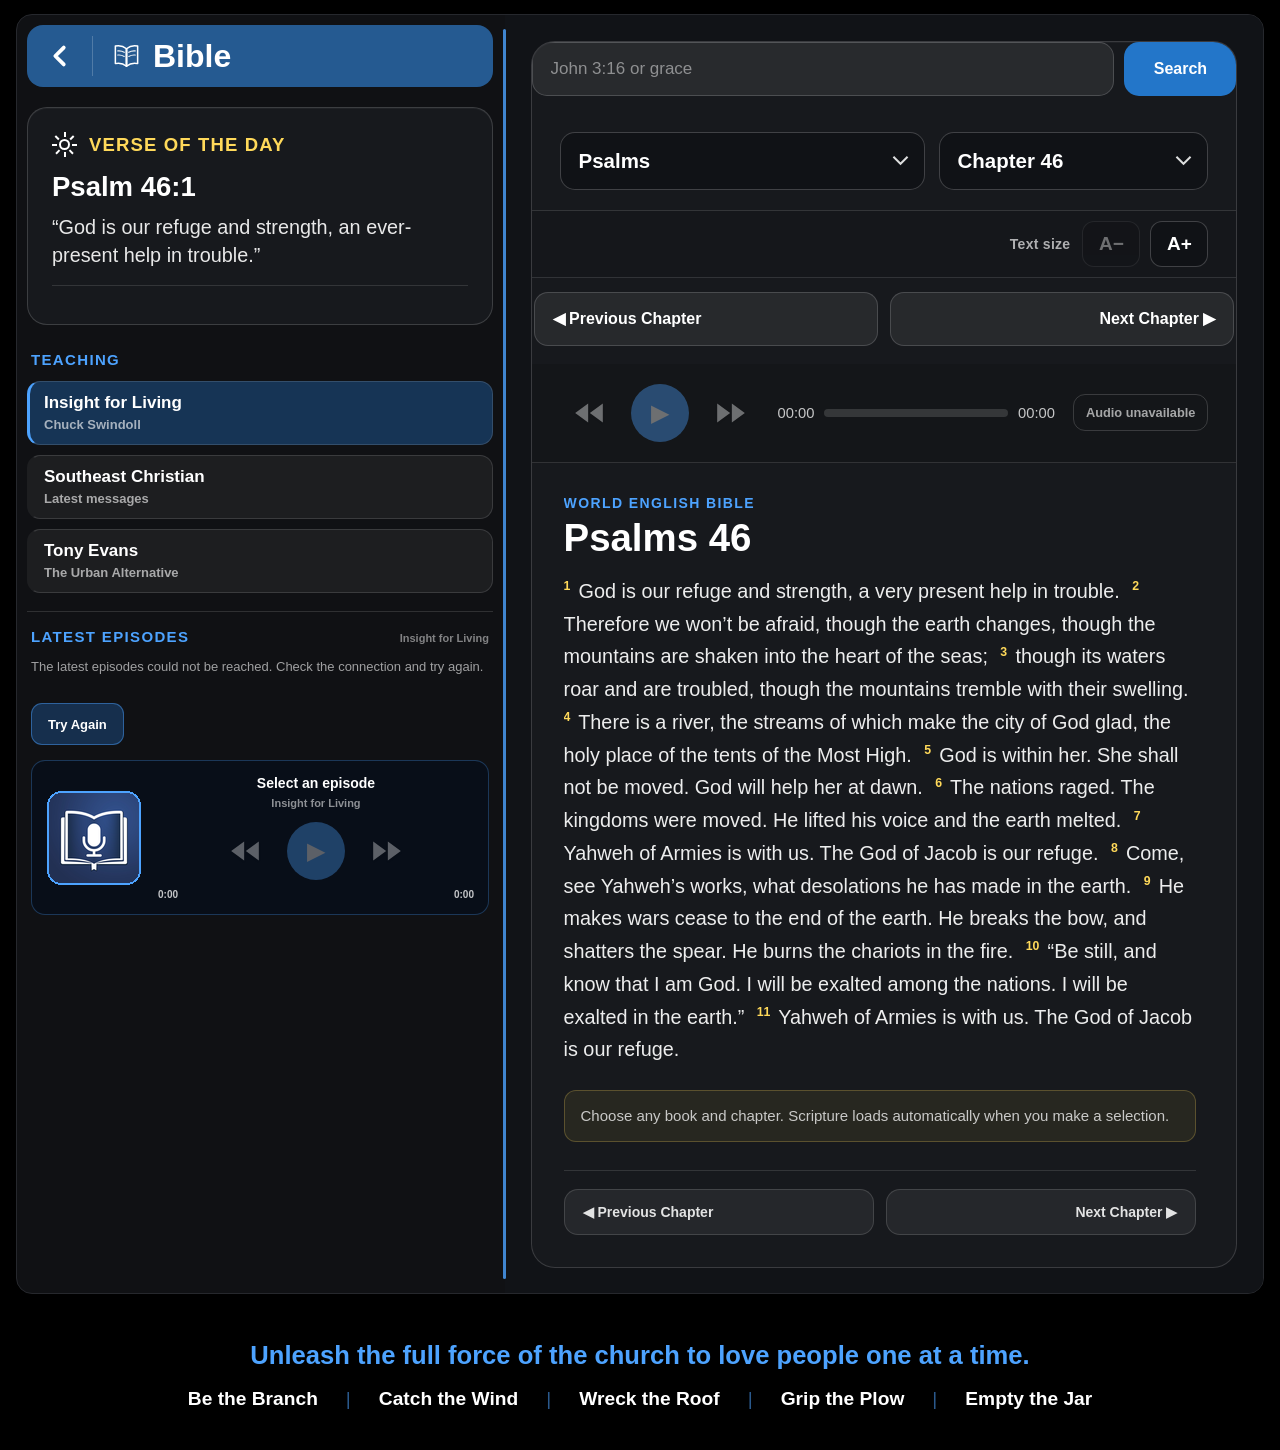
<file: bible.html>
<!DOCTYPE html>
<html lang="en">
<head>
  <meta charset="UTF-8" />
  <meta name="viewport" content="width=device-width, initial-scale=1.0" />
  <title>Bible v15.2 Teaching Pause Fix</title>
  <link rel="stylesheet" href="bible.css?v=001">

  <style>
    /* Tiny patch v2: Verse of the Day card only */
    .top-bar .verse-content {
      display: none;
    }

    .side-menu {
      overflow-y: auto;
    }

    .verse-card {
      flex: 0 0 auto;
      width: 100%;
      margin: 0 0 12px;
      padding: clamp(16px, 2vw, 24px);
      border: 1px solid rgba(255, 255, 255, 0.16);
      border-radius: 20px;
      background: #17191d;
      color: #fff;
      text-align: left;
      box-shadow: inset 0 1px 0 rgba(255, 255, 255, 0.04);
    }

    .verse-card-heading {
      display: flex;
      align-items: center;
      gap: 12px;
      margin-bottom: 14px;
      color: #4da3ff;
      font-size: clamp(14px, 1.45vw, 20px);
      font-weight: 700;
      letter-spacing: 0.06em;
      text-transform: uppercase;
    }

    .daily-sun {
      position: relative;
      width: 25px;
      height: 25px;
      flex: 0 0 25px;
    }

    .daily-sun::before {
      content: "";
      position: absolute;
      inset: 7px;
      border: 2px solid #fff;
      border-radius: 50%;
    }

    .daily-sun span,
    .daily-sun::after {
      position: absolute;
      inset: 0;
      content: "";
      background:
        linear-gradient(#fff, #fff) center top / 2px 5px no-repeat,
        linear-gradient(#fff, #fff) center bottom / 2px 5px no-repeat,
        linear-gradient(90deg, #fff, #fff) left center / 5px 2px no-repeat,
        linear-gradient(90deg, #fff, #fff) right center / 5px 2px no-repeat;
    }

    .daily-sun span {
      transform: rotate(45deg);
    }

    .verse-card-reference {
      margin-bottom: 10px;
      color: #fff;
      font-size: clamp(21px, 2.15vw, 31px);
      font-weight: 650;
      line-height: 1.15;
    }

    .verse-card-text {
      color: rgba(255, 255, 255, 0.9);
      font-size: clamp(16px, 1.55vw, 22px);
      line-height: 1.42;
    }


    @media (max-width: 760px), (max-height: 560px) {
      .verse-card {
        margin-bottom: 8px;
        padding: 13px 15px;
        border-radius: 16px;
      }

      .verse-card-heading {
        margin-bottom: 9px;
        gap: 9px;
      }

      .daily-sun {
        width: 21px;
        height: 21px;
        flex-basis: 21px;
      }

      .daily-sun::before {
        inset: 6px;
      }

      .verse-card-reference {
        margin-bottom: 6px;
      }
    }

    /* Tiny patch v3: navy Bible header + slightly wider left column */
    .top-bar {
      position: relative;
      display: grid;
      grid-template-columns: 72px 1fr 72px;
      align-items: center;
      width: 100%;
      min-height: 72px;
      padding: 0 18px;
      border: 0;
      border-radius: 0 0 18px 18px;
      background: #123f73;
      color: #fff;
      box-sizing: border-box;
    }

    .top-bar .back-button {
      position: static;
      display: inline-flex;
      align-items: center;
      justify-content: flex-start;
      width: 52px;
      height: 52px;
      padding: 0;
      border: 0;
      background: transparent;
      color: #fff;
    }

    .top-bar .back-button > span:last-child {
      display: none;
    }

    .top-bar .back-arrow {
      color: #fff;
      font-size: 48px;
      font-weight: 300;
      line-height: 1;
      transform: translateY(-2px);
    }

    .bible-page-title {
      margin: 0;
      color: #fff;
      font-size: clamp(28px, 3vw, 42px);
      font-weight: 650;
      line-height: 1;
      text-align: center;
      letter-spacing: 0.01em;
    }

    .header-bible-icon {
      display: flex;
      align-items: center;
      justify-content: flex-end;
      color: #fff;
    }

    .header-bible-icon svg {
      display: block;
      width: 43px;
      height: 43px;
      overflow: visible;
    }

    /* Give the verse/navigation column a little more breathing room. */
    .app-shell {
      grid-template-columns: minmax(370px, 39%) 2px minmax(0, 1fr);
    }

    @media (max-width: 900px) {
      .app-shell {
        grid-template-columns: minmax(330px, 42%) 2px minmax(0, 1fr);
      }
    }



    .chapter-navigation {
      display: grid;
      grid-template-columns: 1fr 1fr;
      gap: 12px;
      margin-top: 18px;
    }

    .chapter-navigation__button {
      min-height: 54px;
      padding: 0 18px;
      border: 1px solid rgba(255,255,255,.16);
      border-radius: 14px;
      background: rgba(255,255,255,.07);
      color: #fff;
      font: inherit;
      font-size: 16px;
      font-weight: 800;
      cursor: pointer;
      transition: transform .12s ease, background .12s ease, border-color .12s ease;
      -webkit-tap-highlight-color: transparent;
    }

    .chapter-navigation__button:last-child {
      text-align: right;
    }

    .chapter-navigation__button:first-child {
      text-align: left;
    }

    .chapter-navigation__button:hover,
    .chapter-navigation__button:focus-visible {
      border-color: rgba(85,168,255,.6);
      background: rgba(85,168,255,.15);
      outline: none;
    }

    .chapter-navigation__button:active {
      transform: scale(.98);
    }

    .chapter-navigation__button:disabled {
      opacity: .34;
      cursor: default;
      transform: none;
    }

    @media (max-width: 760px), (max-height: 560px) {
      .top-bar {
        min-height: 60px;
        grid-template-columns: 58px 1fr 58px;
        padding: 0 12px;
        border-radius: 0 0 14px 14px;
      }

      .top-bar .back-button {
        width: 44px;
        height: 44px;
      }

      .top-bar .back-arrow {
        font-size: 40px;
      }

      .header-bible-icon svg {
        width: 36px;
        height: 36px;
      }

      .app-shell {
        grid-template-columns: minmax(300px, 43%) 2px minmax(0, 1fr);
      }
    }


    /* Tiny patch v4: header balance, subtitle, unified blues, spacing, card footer */
    :root {
      --bible-primary-blue: #1d4f86;
      --bible-accent-blue: #4da3ff;
      --bible-selected-blue: rgba(29, 79, 134, 0.58);
    }

    .top-bar {
      background: var(--bible-primary-blue);
      min-height: 82px;
      grid-template-columns: 72px 1fr 72px;
    }

    .top-bar .back-button,
    .header-bible-icon {
      height: 100%;
      align-self: stretch;
      display: flex;
      align-items: center;
    }

    .top-bar .back-button {
      justify-content: flex-start;
    }

    .top-bar .back-arrow {
      display: block;
      transform: none;
      line-height: 1;
      margin-top: 0;
    }

    .header-bible-icon {
      justify-content: flex-end;
    }

    .bible-title-group {
      display: flex;
      flex-direction: column;
      align-items: center;
      justify-content: center;
      min-width: 0;
      text-align: center;
    }

    .bible-page-title {
      line-height: 1.05;
    }

    .bible-page-subtitle {
      margin-top: 5px;
      color: rgba(255, 255, 255, 0.88);
      font-size: clamp(12px, 1.15vw, 16px);
      font-weight: 550;
      letter-spacing: 0.08em;
      text-transform: uppercase;
      white-space: nowrap;
    }

    .verse-card {
      margin-bottom: 24px;
    }

    .verse-card-heading {
      color: var(--bible-accent-blue);
    }

    .verse-card-footer {
      display: flex;
      justify-content: flex-end;
      margin-top: 16px;
      padding-top: 14px;
      border-top: 1px solid rgba(255, 255, 255, 0.12);
    }

    .read-chapter-button:hover,
    .read-chapter-button:focus-visible {
      background: rgba(77, 163, 255, 0.10);
    }

    .side-menu .menu-item.active,
    .side-menu [aria-current="true"] {
      background: var(--bible-selected-blue);
      border-left-color: var(--bible-accent-blue);
    }

    .app-shell .divider,
    .vertical-divider {
      background: var(--bible-accent-blue);
    }



    .chapter-navigation {
      display: grid;
      grid-template-columns: 1fr 1fr;
      gap: 12px;
      margin-top: 18px;
    }

    .chapter-navigation__button {
      min-height: 54px;
      padding: 0 18px;
      border: 1px solid rgba(255,255,255,.16);
      border-radius: 14px;
      background: rgba(255,255,255,.07);
      color: #fff;
      font: inherit;
      font-size: 16px;
      font-weight: 800;
      cursor: pointer;
      transition: transform .12s ease, background .12s ease, border-color .12s ease;
      -webkit-tap-highlight-color: transparent;
    }

    .chapter-navigation__button:last-child {
      text-align: right;
    }

    .chapter-navigation__button:first-child {
      text-align: left;
    }

    .chapter-navigation__button:hover,
    .chapter-navigation__button:focus-visible {
      border-color: rgba(85,168,255,.6);
      background: rgba(85,168,255,.15);
      outline: none;
    }

    .chapter-navigation__button:active {
      transform: scale(.98);
    }

    .chapter-navigation__button:disabled {
      opacity: .34;
      cursor: default;
      transform: none;
    }

    @media (max-width: 760px), (max-height: 560px) {
      .top-bar {
        min-height: 58px;
      }

      .bible-page-subtitle {
        margin-top: 3px;
      }

      .verse-card {
        margin-bottom: 16px;
      }

      .verse-card-footer {
        margin-top: 12px;
        padding-top: 11px;
      }
    }


    /* Tiny patch v5: left-column-centered title group + warm yellow accents */
    :root {
      --bible-warm-yellow: #ffd95a;
    }

    .top-bar {
      position: relative;
      display: grid;
      grid-template-columns: 72px minmax(370px, 39%) minmax(0, 1fr);
      align-items: center;
    }

    .bible-brand {
      grid-column: 2;
      display: flex;
      flex-direction: column;
      align-items: center;
      justify-content: center;
      min-width: 0;
      text-align: center;
    }

    .bible-brand-row {
      display: inline-flex;
      align-items: center;
      justify-content: center;
      gap: 12px;
    }

    .bible-brand-row .header-bible-icon {
      display: flex;
      align-items: center;
      justify-content: center;
      width: auto;
      height: auto;
    }

    .bible-brand-row .header-bible-icon svg {
      width: 38px;
      height: 38px;
    }

    .bible-page-subtitle {
      color: var(--bible-warm-yellow);
    }

    .verse-card-heading {
      color: var(--bible-warm-yellow);
    }

    .top-bar > .header-bible-icon {
      display: none;
    }

    @media (max-width: 900px) {
      .top-bar {
        grid-template-columns: 72px minmax(330px, 42%) minmax(0, 1fr);
      }
    }



    .chapter-navigation {
      display: grid;
      grid-template-columns: 1fr 1fr;
      gap: 12px;
      margin-top: 18px;
    }

    .chapter-navigation__button {
      min-height: 54px;
      padding: 0 18px;
      border: 1px solid rgba(255,255,255,.16);
      border-radius: 14px;
      background: rgba(255,255,255,.07);
      color: #fff;
      font: inherit;
      font-size: 16px;
      font-weight: 800;
      cursor: pointer;
      transition: transform .12s ease, background .12s ease, border-color .12s ease;
      -webkit-tap-highlight-color: transparent;
    }

    .chapter-navigation__button:last-child {
      text-align: right;
    }

    .chapter-navigation__button:first-child {
      text-align: left;
    }

    .chapter-navigation__button:hover,
    .chapter-navigation__button:focus-visible {
      border-color: rgba(85,168,255,.6);
      background: rgba(85,168,255,.15);
      outline: none;
    }

    .chapter-navigation__button:active {
      transform: scale(.98);
    }

    .chapter-navigation__button:disabled {
      opacity: .34;
      cursor: default;
      transform: none;
    }

    @media (max-width: 760px), (max-height: 560px) {
      .top-bar {
        grid-template-columns: 58px minmax(300px, 43%) minmax(0, 1fr);
      }

      .bible-brand-row {
        gap: 9px;
      }

      .bible-brand-row .header-bible-icon svg {
        width: 32px;
        height: 32px;
      }
    }


    /* Tiny patch v6: back-arrow card + left-shifted Bible brand */
    .top-bar {
      grid-template-columns: 92px minmax(370px, 39%) minmax(0, 1fr);
    }

    .top-bar .back-button {
      justify-self: center;
      align-self: center;
      width: 58px;
      height: 58px;
      border: 1px solid rgba(255, 255, 255, 0.22);
      border-radius: 16px;
      background: #17191d;
      color: #fff;
      box-shadow: inset 0 1px 0 rgba(255, 255, 255, 0.04);
    }

    .top-bar .back-button:hover,
    .top-bar .back-button:focus-visible {
      background: #20242a;
    }

    .top-bar .back-button:active {
      transform: scale(0.97);
    }

    .top-bar .back-arrow {
      font-size: 42px;
      line-height: 1;
      transform: translateY(-1px);
    }

    .bible-brand {
      transform: translateX(-42px);
    }

    .verse-card {
      margin-bottom: 18px;
    }

    @media (max-width: 900px) {
      .top-bar {
        grid-template-columns: 82px minmax(330px, 42%) minmax(0, 1fr);
      }

      .bible-brand {
        transform: translateX(-28px);
      }
    }



    .chapter-navigation {
      display: grid;
      grid-template-columns: 1fr 1fr;
      gap: 12px;
      margin-top: 18px;
    }

    .chapter-navigation__button {
      min-height: 54px;
      padding: 0 18px;
      border: 1px solid rgba(255,255,255,.16);
      border-radius: 14px;
      background: rgba(255,255,255,.07);
      color: #fff;
      font: inherit;
      font-size: 16px;
      font-weight: 800;
      cursor: pointer;
      transition: transform .12s ease, background .12s ease, border-color .12s ease;
      -webkit-tap-highlight-color: transparent;
    }

    .chapter-navigation__button:last-child {
      text-align: right;
    }

    .chapter-navigation__button:first-child {
      text-align: left;
    }

    .chapter-navigation__button:hover,
    .chapter-navigation__button:focus-visible {
      border-color: rgba(85,168,255,.6);
      background: rgba(85,168,255,.15);
      outline: none;
    }

    .chapter-navigation__button:active {
      transform: scale(.98);
    }

    .chapter-navigation__button:disabled {
      opacity: .34;
      cursor: default;
      transform: none;
    }

    @media (max-width: 760px), (max-height: 560px) {
      .top-bar {
        grid-template-columns: 72px minmax(300px, 43%) minmax(0, 1fr);
      }

      .top-bar .back-button {
        width: 50px;
        height: 50px;
        border-radius: 14px;
      }

      .top-bar .back-arrow {
        font-size: 36px;
      }

      .bible-brand {
        transform: translateX(-18px);
      }

      .verse-card {
        margin-bottom: 14px;
      }
    }


    /* Tiny patch v7: integrated header navigation lane */
    .top-bar {
      grid-template-columns: 78px minmax(370px, 39%) minmax(0, 1fr);
      min-height: 78px;
      padding: 0 18px 0 0;
      overflow: hidden;
    }

    .top-bar .back-button {
      grid-column: 1;
      justify-self: stretch;
      align-self: stretch;
      display: flex;
      align-items: center;
      justify-content: center;
      width: 78px;
      height: 100%;
      min-height: 78px;
      margin: 0;
      padding: 0;
      border: 0;
      border-right: 1px solid rgba(255, 255, 255, 0.18);
      border-radius: 0;
      background: transparent;
      box-shadow: none;
      color: #fff;
      cursor: pointer;
    }

    .top-bar .back-button:hover,
    .top-bar .back-button:focus-visible {
      background: rgba(255, 255, 255, 0.09);
      outline: none;
    }

    .top-bar .back-button:active {
      transform: none;
      background: rgba(255, 255, 255, 0.14);
    }

    .top-bar .back-arrow {
      display: block;
      color: #fff;
      font-size: 48px;
      font-weight: 300;
      line-height: 1;
      transform: none;
      margin: 0;
      padding: 0 0 3px;
    }

    .bible-brand {
      grid-column: 2;
      align-items: flex-start;
      justify-content: center;
      transform: none;
      padding-left: 24px;
      text-align: left;
    }

    .bible-brand-row {
      justify-content: flex-start;
    }

    .bible-page-title {
      text-align: left;
    }

    @media (max-width: 900px) {
      .top-bar {
        grid-template-columns: 72px minmax(330px, 42%) minmax(0, 1fr);
      }

      .top-bar .back-button {
        width: 72px;
        min-height: 78px;
      }

      .bible-brand {
        transform: none;
        padding-left: 20px;
      }
    }



    .chapter-navigation {
      display: grid;
      grid-template-columns: 1fr 1fr;
      gap: 12px;
      margin-top: 18px;
    }

    .chapter-navigation__button {
      min-height: 54px;
      padding: 0 18px;
      border: 1px solid rgba(255,255,255,.16);
      border-radius: 14px;
      background: rgba(255,255,255,.07);
      color: #fff;
      font: inherit;
      font-size: 16px;
      font-weight: 800;
      cursor: pointer;
      transition: transform .12s ease, background .12s ease, border-color .12s ease;
      -webkit-tap-highlight-color: transparent;
    }

    .chapter-navigation__button:last-child {
      text-align: right;
    }

    .chapter-navigation__button:first-child {
      text-align: left;
    }

    .chapter-navigation__button:hover,
    .chapter-navigation__button:focus-visible {
      border-color: rgba(85,168,255,.6);
      background: rgba(85,168,255,.15);
      outline: none;
    }

    .chapter-navigation__button:active {
      transform: scale(.98);
    }

    .chapter-navigation__button:disabled {
      opacity: .34;
      cursor: default;
      transform: none;
    }

    @media (max-width: 760px), (max-height: 560px) {
      .top-bar {
        grid-template-columns: 64px minmax(300px, 43%) minmax(0, 1fr);
        min-height: 58px;
      }

      .top-bar .back-button {
        width: 64px;
        min-height: 58px;
        border-radius: 0;
      }

      .top-bar .back-arrow {
        font-size: 42px;
        transform: none;
      }

      .bible-brand {
        transform: none;
        padding-left: 16px;
      }
    }


    /* Tiny patch v8: lock arrow/divider to the full header height */
    .top-bar {
      position: relative;
      padding-left: 78px;
      grid-template-columns: minmax(370px, 39%) minmax(0, 1fr);
    }

    .top-bar .back-button {
      position: absolute;
      inset: 0 auto 0 0;
      width: 78px;
      height: auto;
      min-height: 0;
      display: flex;
      align-items: center;
      justify-content: center;
      padding: 0;
      margin: 0;
      border: 0;
      border-right: 1px solid rgba(255, 255, 255, 0.18);
      border-radius: 0;
      background: transparent;
      color: #fff;
      cursor: pointer;
      z-index: 2;
      -webkit-tap-highlight-color: transparent;
    }

    .top-bar .back-arrow {
      display: flex;
      align-items: center;
      justify-content: center;
      width: 100%;
      height: 100%;
      padding: 0;
      margin: 0;
      color: #fff;
      font-size: 48px;
      font-weight: 300;
      line-height: 1;
      transform: translateY(1px);
    }

    .bible-brand {
      grid-column: 1;
    }

    @media (max-width: 900px) {
      .top-bar {
        padding-left: 72px;
        grid-template-columns: minmax(330px, 42%) minmax(0, 1fr);
      }

      .top-bar .back-button {
        width: 72px;
      }
    }



    .chapter-navigation {
      display: grid;
      grid-template-columns: 1fr 1fr;
      gap: 12px;
      margin-top: 18px;
    }

    .chapter-navigation__button {
      min-height: 54px;
      padding: 0 18px;
      border: 1px solid rgba(255,255,255,.16);
      border-radius: 14px;
      background: rgba(255,255,255,.07);
      color: #fff;
      font: inherit;
      font-size: 16px;
      font-weight: 800;
      cursor: pointer;
      transition: transform .12s ease, background .12s ease, border-color .12s ease;
      -webkit-tap-highlight-color: transparent;
    }

    .chapter-navigation__button:last-child {
      text-align: right;
    }

    .chapter-navigation__button:first-child {
      text-align: left;
    }

    .chapter-navigation__button:hover,
    .chapter-navigation__button:focus-visible {
      border-color: rgba(85,168,255,.6);
      background: rgba(85,168,255,.15);
      outline: none;
    }

    .chapter-navigation__button:active {
      transform: scale(.98);
    }

    .chapter-navigation__button:disabled {
      opacity: .34;
      cursor: default;
      transform: none;
    }

    @media (max-width: 760px), (max-height: 560px) {
      .top-bar {
        padding-left: 64px;
        grid-template-columns: minmax(300px, 43%) minmax(0, 1fr);
      }

      .top-bar .back-button {
        width: 64px;
      }

      .top-bar .back-arrow {
        font-size: 42px;
        transform: translateY(1px);
      }
    }


    /* v9 — one clean, self-contained header component */
    .bible-header-v9 {
      box-sizing: border-box;
      display: flex;
      align-items: stretch;
      width: 100%;
      height: 132px;
      min-height: 132px;
      margin: 0;
      padding: 0;
      overflow: hidden;
      border: 0;
      border-radius: 34px;
      background: #255a91;
      color: #fff;
    }

    .bible-header-v9__back {
      position: relative;
      box-sizing: border-box;
      flex: 0 0 138px;
      width: 138px;
      height: 100%;
      margin: 0;
      padding: 0;
      border: 0;
      border-radius: 0;
      background: transparent;
      color: #fff;
      cursor: pointer;
      display: flex;
      align-items: center;
      justify-content: center;
      appearance: none;
      -webkit-appearance: none;
      -webkit-tap-highlight-color: transparent;
    }

    .bible-header-v9__back::after {
      content: "";
      position: absolute;
      top: 18px;
      right: 0;
      bottom: 18px;
      width: 1px;
      background: rgba(255,255,255,.20);
    }

    .bible-header-v9__back:hover,
    .bible-header-v9__back:focus-visible {
      background: rgba(255,255,255,.08);
      outline: none;
    }

    .bible-header-v9__back:active {
      background: rgba(255,255,255,.13);
    }

    .bible-header-v9__arrow {
      display: block;
      width: 48px;
      height: 48px;
      margin: 0;
      overflow: visible;
    }

    .bible-header-v9__arrow path {
      fill: none;
      stroke: currentColor;
      stroke-width: 5;
      stroke-linecap: round;
      stroke-linejoin: round;
    }

    .bible-header-v9__brand {
      box-sizing: border-box;
      flex: 1 1 auto;
      min-width: 0;
      height: 100%;
      padding: 18px 26px 14px 36px;
      display: flex;
      flex-direction: column;
      justify-content: center;
      align-items: flex-start;
      text-align: left;
    }

    .bible-header-v9__title-row {
      display: flex;
      align-items: center;
      gap: 18px;
      min-width: 0;
    }

    .bible-header-v9__book {
      display: block;
      flex: 0 0 58px;
      width: 58px;
      height: 58px;
      overflow: visible;
    }

    .bible-header-v9__book path {
      fill: none;
      stroke: currentColor;
      stroke-width: 3.5;
      stroke-linecap: round;
      stroke-linejoin: round;
    }

    .bible-header-v9__book path:last-child {
      stroke-width: 2.4;
      opacity: .9;
    }

    .bible-header-v9__title {
      margin: 0;
      padding: 0;
      color: #fff;
      font-size: clamp(42px, 4.7vw, 64px);
      font-weight: 700;
      line-height: .95;
      letter-spacing: 0;
      text-align: left;
    }

    .bible-header-v9__subtitle {
      margin: 8px 0 0;
      padding: 0;
      color: #ffd95a;
      font-size: clamp(19px, 2vw, 28px);
      font-weight: 700;
      line-height: 1;
      letter-spacing: .09em;
      text-transform: uppercase;
      white-space: nowrap;
    }

    @media (max-width: 900px) {
      .bible-header-v9 {
        height: 126px;
        min-height: 126px;
        border-radius: 26px;
      }

      .bible-header-v9__back {
        flex-basis: 118px;
        width: 118px;
      }

      .bible-header-v9__back::after {
        top: 18px;
        bottom: 18px;
      }

      .bible-header-v9__arrow {
        width: 42px;
        height: 42px;
      }

      .bible-header-v9__brand {
        padding: 18px 20px 14px 34px;
      }

      .bible-header-v9__title-row {
        gap: 18px;
      }

      .bible-header-v9__book {
        flex-basis: 58px;
        width: 58px;
        height: 58px;
      }

      .bible-header-v9__subtitle {
        margin-top: 10px;
      }
    }



    .chapter-navigation {
      display: grid;
      grid-template-columns: 1fr 1fr;
      gap: 12px;
      margin-top: 18px;
    }

    .chapter-navigation__button {
      min-height: 54px;
      padding: 0 18px;
      border: 1px solid rgba(255,255,255,.16);
      border-radius: 14px;
      background: rgba(255,255,255,.07);
      color: #fff;
      font: inherit;
      font-size: 16px;
      font-weight: 800;
      cursor: pointer;
      transition: transform .12s ease, background .12s ease, border-color .12s ease;
      -webkit-tap-highlight-color: transparent;
    }

    .chapter-navigation__button:last-child {
      text-align: right;
    }

    .chapter-navigation__button:first-child {
      text-align: left;
    }

    .chapter-navigation__button:hover,
    .chapter-navigation__button:focus-visible {
      border-color: rgba(85,168,255,.6);
      background: rgba(85,168,255,.15);
      outline: none;
    }

    .chapter-navigation__button:active {
      transform: scale(.98);
    }

    .chapter-navigation__button:disabled {
      opacity: .34;
      cursor: default;
      transform: none;
    }

    @media (max-width: 760px), (max-height: 560px) {
      .bible-header-v9 {
        height: 104px;
        min-height: 104px;
        border-radius: 20px;
      }

      .bible-header-v9__back {
        flex-basis: 86px;
        width: 86px;
      }

      .bible-header-v9__back::after {
        top: 14px;
        bottom: 14px;
      }

      .bible-header-v9__arrow {
        width: 34px;
        height: 34px;
      }

      .bible-header-v9__brand {
        padding: 13px 16px 11px 24px;
      }

      .bible-header-v9__title-row {
        gap: 13px;
      }

      .bible-header-v9__book {
        flex-basis: 45px;
        width: 45px;
        height: 45px;
      }

      .bible-header-v9__subtitle {
        margin-top: 7px;
        letter-spacing: .07em;
      }
    }


  
    /* v10.2 — Tesla footer readability polish */
    .footer-banner {
      padding-top: 14px;
      padding-bottom: 14px;
    }

    .footer-banner .mission {
      font-size: clamp(20px, 2vw, 28px);
      font-weight: 700;
      line-height: 1.25;
      text-align: center;
    }

    .footer-banner .themes {
      margin-top: 8px;
      display: flex;
      flex-wrap: wrap;
      justify-content: center;
      align-items: center;
      gap: 8px 14px;
      font-size: clamp(16px, 1.5vw, 22px);
      font-weight: 650;
      line-height: 1.35;
      text-align: center;
    }

    .footer-banner .footer-divider {
      opacity: .55;
    }



    .chapter-navigation {
      display: grid;
      grid-template-columns: 1fr 1fr;
      gap: 12px;
      margin-top: 18px;
    }

    .chapter-navigation__button {
      min-height: 54px;
      padding: 0 18px;
      border: 1px solid rgba(255,255,255,.16);
      border-radius: 14px;
      background: rgba(255,255,255,.07);
      color: #fff;
      font: inherit;
      font-size: 16px;
      font-weight: 800;
      cursor: pointer;
      transition: transform .12s ease, background .12s ease, border-color .12s ease;
      -webkit-tap-highlight-color: transparent;
    }

    .chapter-navigation__button:last-child {
      text-align: right;
    }

    .chapter-navigation__button:first-child {
      text-align: left;
    }

    .chapter-navigation__button:hover,
    .chapter-navigation__button:focus-visible {
      border-color: rgba(85,168,255,.6);
      background: rgba(85,168,255,.15);
      outline: none;
    }

    .chapter-navigation__button:active {
      transform: scale(.98);
    }

    .chapter-navigation__button:disabled {
      opacity: .34;
      cursor: default;
      transform: none;
    }

    @media (max-width: 760px), (max-height: 560px) {
      .footer-banner {
        padding-top: 10px;
        padding-bottom: 10px;
      }

      .footer-banner .mission {
        font-size: clamp(18px, 2.2vw, 24px);
      }

      .footer-banner .themes {
        margin-top: 6px;
        gap: 6px 10px;
        font-size: clamp(15px, 1.8vw, 19px);
      }
    }

  
    /* v11.0a — Bible Reader Frame */
    .content-panel {
      min-width: 0;
      overflow: hidden;
      padding: clamp(18px, 2vw, 28px);
      background: #111317;
      color: #fff;
    }

    .bible-reader-frame {
      box-sizing: border-box;
      display: grid;
      grid-template-rows: auto auto minmax(0, 1fr);
      width: 100%;
      height: 100%;
      min-height: 0;
      overflow: hidden;
      border: 1px solid rgba(255,255,255,.15);
      border-radius: 24px;
      background: #17191d;
      box-shadow: inset 0 1px 0 rgba(255,255,255,.04);
    }

    .bible-reader-frame__selectors {
      display: grid;
      grid-template-columns: minmax(220px, 1.15fr) minmax(190px, .85fr);
      gap: 14px;
      padding: clamp(14px, 1.6vw, 20px) clamp(18px, 2.2vw, 28px);
      border-bottom: 1px solid rgba(255,255,255,.12);
    }

    .reader-field {
      display: block;
      min-width: 0;
    }

    .reader-field__label {
      position: absolute;
      width: 1px;
      height: 1px;
      padding: 0;
      margin: -1px;
      overflow: hidden;
      clip: rect(0, 0, 0, 0);
      white-space: nowrap;
      border: 0;
    }

    .reader-field__control {
      box-sizing: border-box;
      width: 100%;
      min-height: 58px;
      padding: 0 16px;
      border: 1px solid rgba(255,255,255,.2);
      border-radius: 15px;
      background: #101216;
      color: #fff;
      font: inherit;
      font-size: clamp(18px, 1.6vw, 23px);
      font-weight: 650;
      appearance: none;
      -webkit-appearance: none;
      opacity: 1;
    }

    .reader-field__select-wrap {
      position: relative;
    }

    .reader-field__select-wrap::after {
      content: "";
      position: absolute;
      top: 50%;
      right: 18px;
      width: 9px;
      height: 9px;
      border-right: 2px solid rgba(255,255,255,.8);
      border-bottom: 2px solid rgba(255,255,255,.8);
      transform: translateY(-70%) rotate(45deg);
      pointer-events: none;
    }

    .bible-reader-frame__audio {
      display: grid;
      grid-template-columns: auto minmax(140px, 1fr) auto;
      align-items: center;
      gap: 18px;
      padding: clamp(14px, 1.6vw, 20px) clamp(18px, 2.2vw, 28px);
      border-bottom: 1px solid rgba(255,255,255,.12);
      background: rgba(0,0,0,.12);
    }

    .reader-audio__controls {
      display: flex;
      align-items: center;
      justify-content: center;
      gap: 13px;
    }

    .reader-audio__skip {
      display: grid;
      place-items: center;
      width: 58px;
      height: 58px;
      padding: 0;
      border: 0;
      border-radius: 50%;
      background: transparent;
      color: #fff;
      line-height: 1;
      cursor: default;
      opacity: 1;
      -webkit-text-fill-color: currentColor;
    }

    .reader-audio__skip svg {
      display: block;
      width: 34px;
      height: 34px;
      fill: currentColor;
      filter: drop-shadow(0 1px 1px rgba(0,0,0,.28));
    }

    .reader-audio__skip:disabled,
    .reader-audio__play:disabled {
      opacity: 1;
      color: #fff;
      -webkit-text-fill-color: currentColor;
    }

    .reader-audio__progress {
      display: grid;
      grid-template-columns: auto minmax(90px, 1fr) auto;
      align-items: center;
      gap: 10px;
      min-width: 0;
    }

    .reader-audio__play {
      display: grid;
      place-items: center;
      width: 58px;
      height: 58px;
      padding: 0;
      border: 0;
      border-radius: 50%;
      background: var(--bible-accent-blue);
      color: #fff;
      font-size: 24px;
      cursor: default;
    }

    .reader-audio__time,
    .reader-audio__duration {
      color: rgba(255,255,255,.76);
      font-size: clamp(14px, 1.15vw, 17px);
      font-variant-numeric: tabular-nums;
      white-space: nowrap;
    }

    .reader-audio__track {
      position: relative;
      height: 8px;
      overflow: hidden;
      border-radius: 999px;
      background: rgba(255,255,255,.14);
    }

    .reader-audio__track::before {
      content: "";
      position: absolute;
      inset: 0 auto 0 0;
      width: 0;
      background: var(--bible-warm-yellow);
    }

    .reader-audio__status {
      min-width: 86px;
      padding: 10px 12px;
      border: 1px solid rgba(255,255,255,.16);
      border-radius: 12px;
      color: rgba(255,255,255,.62);
      font-size: clamp(12px, 1vw, 15px);
      font-weight: 700;
      text-align: center;
      white-space: nowrap;
    }

    /* v11.9 — selected-chapter audio */
    .reader-audio__skip,
    .reader-audio__play {
      cursor: pointer;
      transition: transform .12s ease, opacity .12s ease, background .12s ease;
      -webkit-tap-highlight-color: transparent;
    }

    .reader-audio__skip:active,
    .reader-audio__play:active {
      transform: scale(.94);
    }

    .reader-audio__skip:disabled,
    .reader-audio__play:disabled {
      opacity: .38;
      cursor: default;
    }

    .reader-audio__track {
      cursor: pointer;
      touch-action: none;
    }

    .reader-audio__track::before {
      width: var(--audio-progress, 0%);
      transition: width .15s linear;
    }

    .reader-audio__status.is-ready {
      border-color: rgba(85,168,255,.48);
      color: #fff;
    }

    .bible-reader-frame__reader {
      min-height: 0;
      overflow: hidden;
      padding: clamp(20px, 2.5vw, 34px);
    }

    .reader-placeholder {
      box-sizing: border-box;
      display: flex;
      flex-direction: column;
      align-items: flex-start;
      justify-content: flex-start;
      width: 100%;
      height: 100%;
      min-height: 0;
      padding: clamp(22px, 3vw, 38px);
      border: 1px dashed rgba(255,255,255,.16);
      border-radius: 20px;
      background: rgba(0,0,0,.10);
    }

    .reader-placeholder__eyebrow {
      color: var(--bible-accent-blue);
      font-size: clamp(12px, 1vw, 15px);
      font-weight: 800;
      letter-spacing: .1em;
      text-transform: uppercase;
    }

    .reader-placeholder__title {
      margin: 10px 0 12px;
      color: #fff;
      font-size: clamp(34px, 3.3vw, 50px);
      line-height: 1;
    }

    .reader-placeholder__message {
      margin: 0;
      color: rgba(255,255,255,.58);
      font-size: clamp(18px, 1.55vw, 23px);
      line-height: 1.5;
    }



    .chapter-navigation {
      display: grid;
      grid-template-columns: 1fr 1fr;
      gap: 12px;
      margin-top: 18px;
    }

    .chapter-navigation__button {
      min-height: 54px;
      padding: 0 18px;
      border: 1px solid rgba(255,255,255,.16);
      border-radius: 14px;
      background: rgba(255,255,255,.07);
      color: #fff;
      font: inherit;
      font-size: 16px;
      font-weight: 800;
      cursor: pointer;
      transition: transform .12s ease, background .12s ease, border-color .12s ease;
      -webkit-tap-highlight-color: transparent;
    }

    .chapter-navigation__button:last-child {
      text-align: right;
    }

    .chapter-navigation__button:first-child {
      text-align: left;
    }

    .chapter-navigation__button:hover,
    .chapter-navigation__button:focus-visible {
      border-color: rgba(85,168,255,.6);
      background: rgba(85,168,255,.15);
      outline: none;
    }

    .chapter-navigation__button:active {
      transform: scale(.98);
    }

    .chapter-navigation__button:disabled {
      opacity: .34;
      cursor: default;
      transform: none;
    }

    @media (max-width: 760px), (max-height: 560px) {
      .content-panel {
        padding: 12px;
      }

      .bible-reader-frame {
        border-radius: 18px;
      }

      .bible-reader-frame__selectors {
        grid-template-columns: 1fr 150px;
        gap: 10px;
        padding: 14px;
      }

      .reader-field__control {
        min-height: 48px;
        padding: 0 13px;
      }

      .bible-reader-frame__audio {
        grid-template-columns: auto minmax(100px, 1fr) auto;
        gap: 12px;
        padding: 12px 14px;
      }

      .reader-audio__controls {
        gap: 9px;
      }

      .reader-audio__skip {
        width: 44px;
        height: 44px;
        font-size: 18px;
      }

      .reader-audio__play {
        width: 48px;
        height: 48px;
        font-size: 20px;
      }

      .reader-audio__status {
        min-width: 72px;
        padding: 8px 9px;
      }

      .bible-reader-frame__reader {
        padding: 14px;
      }

      .reader-placeholder {
        padding: 22px;
        border-radius: 16px;
      }
    }


    /* v11.2a — Tesla-friendly custom menus */
    .custom-selectors {
      position: relative;
      z-index: 20;
      overflow: visible;
    }

    .custom-select {
      position: relative;
      min-width: 0;
    }

    .custom-select__button {
      box-sizing: border-box;
      display: flex;
      align-items: center;
      justify-content: space-between;
      width: 100%;
      min-height: 58px;
      padding: 0 18px;
      border: 1px solid rgba(255,255,255,.20);
      border-radius: 15px;
      background: #101216;
      color: #fff;
      font: inherit;
      font-size: clamp(18px, 1.6vw, 23px);
      font-weight: 650;
      text-align: left;
      cursor: pointer;
      -webkit-tap-highlight-color: transparent;
    }

    .custom-select__button:focus-visible,
    .custom-select__button[aria-expanded="true"] {
      border-color: var(--bible-accent-blue);
      outline: none;
      box-shadow: 0 0 0 3px rgba(77,163,255,.16);
    }

    .custom-select__chevron {
      flex: 0 0 11px;
      width: 11px;
      height: 11px;
      margin-left: 18px;
      border-right: 2px solid rgba(255,255,255,.85);
      border-bottom: 2px solid rgba(255,255,255,.85);
      transform: translateY(-3px) rotate(45deg);
      transition: transform .16s ease;
    }

    .custom-select__button[aria-expanded="true"] .custom-select__chevron {
      transform: translateY(3px) rotate(225deg);
    }

    .custom-menu {
      position: absolute;
      top: calc(100% + 8px);
      left: 0;
      right: 0;
      max-height: min(52vh, 430px);
      overflow-y: auto;
      padding: 8px;
      border: 1px solid rgba(255,255,255,.20);
      border-radius: 16px;
      background: #0f1115;
      box-shadow: 0 18px 48px rgba(0,0,0,.45);
      overscroll-behavior: contain;
      -webkit-overflow-scrolling: touch;
    }

    .custom-menu[hidden] {
      display: none;
    }

    .custom-menu__item {
      display: block;
      width: 100%;
      min-height: 54px;
      padding: 10px 14px;
      border: 0;
      border-radius: 11px;
      background: transparent;
      color: #fff;
      font: inherit;
      font-size: clamp(17px, 1.4vw, 21px);
      font-weight: 620;
      text-align: left;
      cursor: pointer;
      -webkit-tap-highlight-color: transparent;
    }

    .custom-menu__item:hover,
    .custom-menu__item:focus-visible {
      background: rgba(255,255,255,.08);
      outline: none;
    }

    .custom-menu__item.is-selected {
      background: rgba(77,163,255,.18);
      color: #fff;
    }

    .custom-menu--chapter {
      display: grid;
      grid-template-columns: repeat(4, minmax(0,1fr));
      gap: 6px;
    }

    .custom-menu--chapter .custom-menu__item {
      text-align: center;
      padding: 8px;
    }

    .scripture-reader {
      height: 100%;
      overflow-y: auto;
      padding-right: 8px;
      -webkit-overflow-scrolling: touch;
    }

    .scripture-reader__eyebrow {
      margin: 0 0 8px;
      color: var(--bible-accent-blue);
      font-size: 14px;
      font-weight: 800;
      letter-spacing: .1em;
      text-transform: uppercase;
    }

    .scripture-reader__title {
      margin: 0 0 18px;
      color: #fff;
      font-size: clamp(34px, 3vw, 48px);
      line-height: 1;
    }

    .scripture-reader__text {
      margin: 0;
      color: rgba(255,255,255,.92);
      font-size: clamp(18px, 1.55vw, 23px);
      line-height: 1.65;
    }

    .scripture-reader__text span {
      display: inline;
      margin-right: .35em;
    }

    .scripture-reader__text sup {
      margin-right: .22em;
      color: var(--bible-warm-yellow);
      font-size: .62em;
      font-weight: 800;
    }

    .scripture-reader__note {
      margin: 24px 0 0;
      padding: 14px 16px;
      border: 1px solid rgba(255,217,90,.24);
      border-radius: 12px;
      background: rgba(255,217,90,.07);
      color: rgba(255,255,255,.75);
      font-size: 15px;
      line-height: 1.45;
    }



    .chapter-navigation {
      display: grid;
      grid-template-columns: 1fr 1fr;
      gap: 12px;
      margin-top: 18px;
    }

    .chapter-navigation__button {
      min-height: 54px;
      padding: 0 18px;
      border: 1px solid rgba(255,255,255,.16);
      border-radius: 14px;
      background: rgba(255,255,255,.07);
      color: #fff;
      font: inherit;
      font-size: 16px;
      font-weight: 800;
      cursor: pointer;
      transition: transform .12s ease, background .12s ease, border-color .12s ease;
      -webkit-tap-highlight-color: transparent;
    }

    .chapter-navigation__button:last-child {
      text-align: right;
    }

    .chapter-navigation__button:first-child {
      text-align: left;
    }

    .chapter-navigation__button:hover,
    .chapter-navigation__button:focus-visible {
      border-color: rgba(85,168,255,.6);
      background: rgba(85,168,255,.15);
      outline: none;
    }

    .chapter-navigation__button:active {
      transform: scale(.98);
    }

    .chapter-navigation__button:disabled {
      opacity: .34;
      cursor: default;
      transform: none;
    }

    @media (max-width: 760px), (max-height: 560px) {
      .custom-select__button {
        min-height: 48px;
        padding: 0 14px;
      }

      .custom-menu {
        max-height: 44vh;
      }

      .custom-menu__item {
        min-height: 48px;
      }
    }

  

    /* v11.6: primary chapter navigation stays near the chapter controls. */
    .chapter-navigation--top {
      margin: 14px 0 18px;
      padding: 0 2px;
    }

    .chapter-navigation--top .chapter-navigation__button {
      min-height: 54px;
      font-size: 16px;
      font-weight: 700;
    }

    .chapter-navigation--bottom {
      margin-top: 28px;
      padding-top: 18px;
      border-top: 1px solid rgba(255, 255, 255, 0.12);
    }

    .chapter-navigation--bottom .chapter-navigation__button {
      min-height: 46px;
      font-size: 14px;
      opacity: 0.88;
    }

    @media (max-width: 700px) {
      .chapter-navigation--top .chapter-navigation__button {
        min-height: 50px;
        font-size: 14px;
      }
    }

    /* v12.0: reference and keyword search */
    .bible-search {
      margin-bottom: 16px;
    }

    .bible-search__form {
      display: grid;
      grid-template-columns: minmax(0, 1fr) auto;
      gap: 10px;
    }

    .bible-search__input {
      min-height: 54px;
      width: 100%;
      padding: 0 18px;
      border: 1px solid rgba(255,255,255,.17);
      border-radius: 15px;
      background: rgba(255,255,255,.075);
      color: #fff;
      font: inherit;
      font-size: 17px;
      outline: none;
      box-sizing: border-box;
      -webkit-appearance: none;
    }

    .bible-search__input::placeholder { color: rgba(255,255,255,.48); }
    .bible-search__input:focus {
      border-color: rgba(77,163,255,.8);
      box-shadow: 0 0 0 3px rgba(77,163,255,.14);
    }

    .bible-search__button {
      min-width: 112px;
      min-height: 54px;
      padding: 0 20px;
      border: 0;
      border-radius: 15px;
      background: #2376c9;
      color: #fff;
      font: inherit;
      font-size: 16px;
      font-weight: 800;
      cursor: pointer;
      -webkit-tap-highlight-color: transparent;
    }

    .bible-search__button:active { transform: scale(.98); }
    .bible-search__button:disabled { opacity: .55; cursor: default; transform: none; }

    .bible-search__results {
      margin-top: 10px;
      max-height: 330px;
      overflow-y: auto;
      border: 1px solid rgba(255,255,255,.14);
      border-radius: 15px;
      background: #17191d;
      box-shadow: 0 16px 40px rgba(0,0,0,.28);
      -webkit-overflow-scrolling: touch;
    }

    .bible-search__summary {
      position: sticky;
      top: 0;
      z-index: 1;
      margin: 0;
      padding: 12px 15px;
      border-bottom: 1px solid rgba(255,255,255,.1);
      background: #17191d;
      color: rgba(255,255,255,.68);
      font-size: 14px;
      font-weight: 700;
    }

    .bible-search__result {
      display: block;
      width: 100%;
      padding: 13px 15px;
      border: 0;
      border-bottom: 1px solid rgba(255,255,255,.08);
      background: transparent;
      color: #fff;
      text-align: left;
      font: inherit;
      cursor: pointer;
      -webkit-tap-highlight-color: transparent;
    }

    .bible-search__result:last-child { border-bottom: 0; }
    .bible-search__result:hover,
    .bible-search__result:focus-visible { background: rgba(77,163,255,.13); outline: none; }
    .bible-search__reference {
      display: block;
      margin-bottom: 5px;
      color: #67b2ff;
      font-size: 15px;
      font-weight: 850;
    }
    .bible-search__verse {
      display: block;
      color: rgba(255,255,255,.86);
      font-size: 15px;
      line-height: 1.42;
    }

    .scripture-reader__text span.search-target {
      border-radius: 6px;
      background: rgba(255,217,90,.18);
      box-shadow: 0 0 0 3px rgba(255,217,90,.10);
    }

    @media (max-width: 620px) {
      .bible-search__form { grid-template-columns: 1fr; }
      .bible-search__button { width: 100%; }
      .bible-search__results { max-height: 270px; }
    }

    /* v14.1 — compact app-style header */
    .bible-header-v9 {
      height: 62px;
      min-height: 62px;
      border-radius: 16px;
      background: #255a91;
    }

    .bible-header-v9__back {
      flex: 0 0 66px;
      width: 66px;
    }

    .bible-header-v9__back::after {
      top: 11px;
      bottom: 11px;
    }

    .bible-header-v9__arrow {
      width: 30px;
      height: 30px;
    }

    .bible-header-v9__arrow path {
      stroke-width: 4;
    }

    .bible-header-v9__brand {
      padding: 0 18px;
      flex-direction: row;
      align-items: center;
      justify-content: flex-start;
    }

    .bible-header-v9__title-row {
      gap: 11px;
    }

    .bible-header-v9__book {
      flex-basis: 31px;
      width: 31px;
      height: 31px;
    }

    .bible-header-v9__book path {
      stroke-width: 3.1;
    }

    .bible-header-v9__title {
      font-size: clamp(24px, 2.7vw, 32px);
      line-height: 1;
      font-weight: 700;
    }

    .bible-header-v9__subtitle {
      display: none;
    }

    .app-shell {
      margin-top: 10px;
    }

    @media (max-width: 900px), (max-height: 560px) {
      .bible-header-v9 {
        height: 56px;
        min-height: 56px;
        border-radius: 14px;
      }

      .bible-header-v9__back {
        flex-basis: 60px;
        width: 60px;
      }

      .bible-header-v9__arrow {
        width: 28px;
        height: 28px;
      }

      .bible-header-v9__brand {
        padding: 0 15px;
      }

      .bible-header-v9__book {
        flex-basis: 28px;
        width: 28px;
        height: 28px;
      }

      .bible-header-v9__title {
        font-size: 24px;
      }
    }

    /* v14.2 — card-width Bible header inside the left content stack */
    .side-menu > .bible-header-v9 {
      width: 100%;
      margin: 0 0 12px;
      flex: 0 0 auto;
      box-sizing: border-box;
    }

    .app-shell {
      margin-top: 0;
    }

    @media (max-width: 760px), (max-height: 560px) {
      .side-menu > .bible-header-v9 {
        margin-bottom: 8px;
      }
    }



    /* v14.4 — Scripture font-size controls.
       Level 0 is exactly the pre-existing reader size. */
    .reader-text-size {
      display: flex;
      align-items: center;
      justify-content: flex-end;
      gap: 10px;
      padding: 10px clamp(18px, 2.2vw, 28px);
      border-bottom: 1px solid rgba(255,255,255,.12);
      background: rgba(0,0,0,.08);
    }

    .reader-text-size__label {
      margin-right: 2px;
      color: rgba(255,255,255,.66);
      font-size: 14px;
      font-weight: 750;
      letter-spacing: .02em;
    }

    .reader-text-size__button {
      display: grid;
      place-items: center;
      min-width: 58px;
      height: 46px;
      padding: 0 14px;
      border: 1px solid rgba(255,255,255,.2);
      border-radius: 12px;
      background: #101216;
      color: #fff;
      font: inherit;
      font-size: 19px;
      font-weight: 800;
      cursor: pointer;
      -webkit-tap-highlight-color: transparent;
    }

    .reader-text-size__button:active {
      transform: scale(.97);
    }

    .reader-text-size__button:disabled {
      opacity: .38;
      cursor: default;
      transform: none;
    }

    .scripture-reader__text[data-font-level="0"] {
      font-size: clamp(18px, 1.55vw, 23px);
    }

    .scripture-reader__text[data-font-level="1"] {
      font-size: clamp(21px, 1.8vw, 27px);
    }

    .scripture-reader__text[data-font-level="2"] {
      font-size: clamp(24px, 2.05vw, 31px);
    }

    /* v14.3 — Red-letter edition
       The complete verse is red when that verse contains words spoken by Jesus.
       Verse numbers remain warm yellow for readability. */
    .scripture-reader__text span.words-of-jesus {
      color: #ff6b6b;
    }


    /* v14.5 — Phase 1 teaching panel.
       Compact, text-only controls; intentionally no oversized icons. */
    .teaching-panel {
      display: grid;
      gap: 10px;
      padding-bottom: 20px;
    }

    .teaching-panel__heading,
    .latest-episodes-placeholder__heading {
      margin: 0;
      color: #4da3ff;
      font-size: 15px;
      font-weight: 850;
      letter-spacing: .09em;
      text-transform: uppercase;
    }

    .teaching-panel__heading {
      padding: 0 4px 3px;
    }

    .teaching-source {
      width: 100%;
      min-height: 64px;
      padding: 11px 14px;
      border: 1px solid rgba(255,255,255,.13);
      border-left: 3px solid transparent;
      border-radius: 13px;
      background: rgba(255,255,255,.055);
      color: #fff;
      font: inherit;
      text-align: left;
      cursor: pointer;
      -webkit-tap-highlight-color: transparent;
    }

    .teaching-source.active,
    .teaching-source[aria-pressed="true"] {
      border-left-color: #4da3ff;
      background: rgba(29,79,134,.58);
    }

    .teaching-source:active {
      transform: scale(.988);
    }

    .teaching-source__title,
    .teaching-source__subtitle {
      display: block;
    }

    .teaching-source__title {
      font-size: 17px;
      font-weight: 800;
      line-height: 1.15;
    }

    .teaching-source__subtitle {
      margin-top: 4px;
      color: rgba(255,255,255,.62);
      font-size: 13px;
      font-weight: 600;
      line-height: 1.2;
    }

    .latest-episodes-placeholder {
      margin-top: 8px;
      padding: 16px 4px 4px;
      border-top: 1px solid rgba(255,255,255,.13);
    }

    .latest-episodes-placeholder__text {
      margin: 9px 0 0;
      color: rgba(255,255,255,.58);
      font-size: 13px;
      line-height: 1.45;
    }


    /* v14.6 — Phase 2 live episode list. */
    .latest-episodes-placeholder__header {
      display: flex;
      align-items: baseline;
      justify-content: space-between;
      gap: 10px;
    }

    .latest-episodes-placeholder__source {
      overflow: hidden;
      color: rgba(255,255,255,.48);
      font-size: 11px;
      font-weight: 700;
      text-overflow: ellipsis;
      white-space: nowrap;
    }

    .latest-episodes-status {
      padding: 13px 0 4px;
      color: rgba(255,255,255,.6);
      font-size: 13px;
      line-height: 1.4;
    }

    .latest-episodes-list {
      display: grid;
      gap: 8px;
      margin-top: 11px;
    }

    .episode-row {
      width: 100%;
      min-height: 58px;
      padding: 10px 11px;
      border: 1px solid rgba(255,255,255,.11);
      border-radius: 11px;
      background: rgba(255,255,255,.045);
      color: #fff;
      font: inherit;
      text-align: left;
      cursor: pointer;
      -webkit-tap-highlight-color: transparent;
    }

    .episode-row:active {
      transform: scale(.989);
      background: rgba(29,79,134,.42);
    }

    .episode-row__title {
      display: -webkit-box;
      overflow: hidden;
      font-size: 14px;
      font-weight: 780;
      line-height: 1.28;
      -webkit-box-orient: vertical;
      -webkit-line-clamp: 2;
    }

    .episode-row__meta {
      display: block;
      margin-top: 5px;
      color: rgba(255,255,255,.52);
      font-size: 11px;
      font-weight: 650;
      line-height: 1.2;
    }

    .latest-episodes-retry {
      min-height: 42px;
      margin-top: 12px;
      padding: 0 16px;
      border: 1px solid rgba(77,163,255,.45);
      border-radius: 11px;
      background: rgba(29,79,134,.5);
      color: #fff;
      font: inherit;
      font-size: 13px;
      font-weight: 800;
      cursor: pointer;
    }


    /* v15.0 — Ministry artwork integrated into the teaching player. */
    .teaching-player {
      display: grid;
      grid-template-columns: 96px minmax(0, 1fr);
      align-items: center;
      gap: 16px;
      margin-top: 15px;
      padding: 14px;
      border: 1px solid rgba(77,163,255,.28);
      border-radius: 14px;
      background: rgba(7,15,26,.78);
    }

    .teaching-player__artwork {
      width: 96px;
      height: 96px;
      border-radius: 14px;
      object-fit: cover;
      opacity: 1;
      transition: opacity .25s ease;
    }

    .teaching-player__artwork.is-switching {
      opacity: .2;
    }

    .teaching-player__main {
      min-width: 0;
    }

    .teaching-player__details {
      min-width: 0;
      text-align: center;
    }

    .teaching-player__title {
      overflow: hidden;
      color: #fff;
      font-size: 14px;
      font-weight: 800;
      line-height: 1.28;
      text-overflow: ellipsis;
      white-space: nowrap;
    }

    .teaching-player__source {
      margin-top: 4px;
      color: rgba(255,255,255,.54);
      font-size: 11px;
      font-weight: 650;
    }

    .teaching-player__controls {
      display: flex;
      align-items: center;
      justify-content: center;
      gap: 13px;
      margin-top: 13px;
    }

    .teaching-player__button {
      display: grid;
      place-items: center;
      width: 58px;
      height: 58px;
      padding: 0;
      border: 0;
      border-radius: 50%;
      font: inherit;
      line-height: 1;
      cursor: pointer;
      -webkit-tap-highlight-color: transparent;
      -webkit-text-fill-color: currentColor;
    }

    .teaching-player__button:active {
      transform: scale(.94);
    }

    .teaching-player__button:disabled {
      opacity: .34;
      cursor: default;
      transform: none;
    }

    .teaching-player__button--skip {
      background: transparent;
      color: #fff;
    }

    .teaching-player__button--skip svg {
      display: block;
      width: 34px;
      height: 34px;
      fill: currentColor;
      filter: drop-shadow(0 1px 1px rgba(0,0,0,.28));
    }

    .teaching-player__button--play {
      background: var(--bible-accent-blue);
      color: #fff;
      font-size: 24px;
    }

    .teaching-player__time {
      display: flex;
      justify-content: space-between;
      margin-top: 9px;
      color: rgba(255,255,255,.76);
      font-size: 10px;
      font-variant-numeric: tabular-nums;
      font-weight: 650;
    }

    @media (max-width: 760px) {
      .teaching-player {
        grid-template-columns: 76px minmax(0, 1fr);
        gap: 12px;
      }

      .teaching-player__artwork {
        width: 76px;
        height: 76px;
        border-radius: 12px;
      }

      .teaching-player__button {
        width: 50px;
        height: 50px;
      }

      .teaching-player__button--skip svg {
        width: 30px;
        height: 30px;
      }
    }

    .episode-row.is-loaded {
      border-color: rgba(77,163,255,.5);
      background: rgba(29,79,134,.42);
    }

</style>
</head>
<body>
  <main class="app-shell" aria-label="Bible navigation">
    <nav class="side-menu" aria-label="Bible sections">
      <header class="bible-header-v9" aria-label="Bible header">
        <button class="bible-header-v9__back" id="bibleBackV9" type="button" aria-label="Go back">
          <svg class="bible-header-v9__arrow" viewBox="0 0 32 32" aria-hidden="true">
            <path d="M20 7 11 16l9 9" />
          </svg>
        </button>
        <div class="bible-header-v9__brand">
          <div class="bible-header-v9__title-row">
            <svg class="bible-header-v9__book" viewBox="0 0 64 64" aria-hidden="true">
              <path d="M32 16c-6.2-5.2-14.7-7.3-23-5.5v36.2c8.2-1.8 16.8.3 23 5.5V16Z"/>
              <path d="M32 16c6.2-5.2 14.7-7.3 23-5.5v36.2c-8.2-1.8-16.8.3-23 5.5V16Z"/>
              <path d="M32 16v36.2"/>
              <path d="M14 20.5c4.7-.5 9.4.5 13.3 2.9M14 29c4.7-.5 9.4.5 13.3 2.9M50 20.5c-4.7-.5-9.4.5-13.3 2.9M50 29c-4.7-.5-9.4.5-13.3 2.9"/>
            </svg>
            <h1 class="bible-header-v9__title">Bible</h1>
          </div>
          <div class="bible-header-v9__subtitle">Read • Listen • Pray</div>
        </div>
      </header>

      <section class="verse-card" aria-label="Verse of the Day">
        <div class="verse-card-heading">
          <span class="daily-sun" aria-hidden="true"><span></span></span>
          <span>Verse of the Day</span>
        </div>

        
<div class="verse-card-reference" id="verseReference">
Psalm 46:10
</div>


<div class="verse-card-text" id="verseText">
“Be still, and know that I am God.”
</div>



        <div class="verse-card-footer">
        </div>
      </section>

      <section class="teaching-panel" aria-label="Teaching ministries">
        <h2 class="teaching-panel__heading">Teaching</h2>

        <button class="teaching-source active" type="button" data-teaching-source="insight" aria-pressed="true">
          <span class="teaching-source__title">Insight for Living</span>
          <span class="teaching-source__subtitle">Chuck Swindoll</span>
        </button>

        <button class="teaching-source" type="button" data-teaching-source="southeast" aria-pressed="false">
          <span class="teaching-source__title">Southeast Christian</span>
          <span class="teaching-source__subtitle">Latest messages</span>
        </button>

        <button class="teaching-source" type="button" data-teaching-source="tony-evans" aria-pressed="false">
          <span class="teaching-source__title">Tony Evans</span>
          <span class="teaching-source__subtitle">The Urban Alternative</span>
        </button>

        <section class="latest-episodes-placeholder" aria-label="Latest episodes">
          <div class="latest-episodes-placeholder__header">
            <h3 class="latest-episodes-placeholder__heading">Latest Episodes</h3>
            <span class="latest-episodes-placeholder__source" id="latestEpisodesSource">Insight for Living</span>
          </div>

          <div class="latest-episodes-status" id="latestEpisodesStatus" role="status">
            Loading latest episodes…
          </div>

          <div class="latest-episodes-list" id="latestEpisodesList"></div>

          <button class="latest-episodes-retry" id="latestEpisodesRetry" type="button" hidden>
            Try Again
          </button>

          <section class="teaching-player" id="teachingPlayer" aria-label="Teaching audio player">
            <img
              class="teaching-player__artwork"
              id="teachingPlayerArtwork"
              src="bible-insight-for-living.png"
              alt="Insight for Living artwork"
            />

            <div class="teaching-player__main">
              <div class="teaching-player__details">
                <div class="teaching-player__title" id="teachingPlayerTitle">Select an episode</div>
                <div class="teaching-player__source" id="teachingPlayerSource">Insight for Living</div>
              </div>

              <div class="teaching-player__controls">
              <button class="teaching-player__button teaching-player__button--skip" id="teachingBack15" type="button" aria-label="Go back 15 seconds" disabled>
                <svg viewBox="0 0 32 32" aria-hidden="true" focusable="false">
                  <path d="M15.2 7.1v17.8L3 16 15.2 7.1Zm13.8 0v17.8L16.8 16 29 7.1Z"/>
                </svg>
              </button>

              <button class="teaching-player__button teaching-player__button--play" id="teachingPlayPause" type="button" aria-label="Play episode" disabled>
                <span id="teachingPlayPauseIcon" aria-hidden="true">▶</span>
              </button>

              <button class="teaching-player__button teaching-player__button--skip" id="teachingForward15" type="button" aria-label="Go forward 15 seconds" disabled>
                <svg viewBox="0 0 32 32" aria-hidden="true" focusable="false">
                  <path d="M16.8 7.1v17.8L29 16 16.8 7.1Zm-13.8 0v17.8L15.2 16 3 7.1Z"/>
                </svg>
              </button>
              </div>

              <div class="teaching-player__time" aria-live="off">
                <span id="teachingCurrentTime">0:00</span>
                <span id="teachingDuration">0:00</span>
              </div>
            </div>

            <audio id="teachingAudio" preload="metadata"></audio>
          </section>
        </section>
      </section>
    </nav>

    <div class="panel-divider" aria-hidden="true"></div>
    <section class="content-panel" id="contentPanel" aria-live="polite">

      <section class="bible-reader-frame" aria-label="Bible reader preview">


        <section class="bible-search" aria-label="Search the Bible">
          <form class="bible-search__form" id="bibleSearchForm" role="search">
            <input class="bible-search__input" id="bibleSearchInput" type="search"
                   placeholder="John 3:16 or grace" aria-label="Bible reference or keyword" autocomplete="off" />
            <button class="bible-search__button" id="bibleSearchButton" type="submit">Search</button>
          </form>
          <div class="bible-search__results" id="bibleSearchResults" aria-live="polite" hidden></div>
        </section>

        <div class="bible-reader-frame__selectors custom-selectors">
          <div class="custom-select" data-menu="book">
            <button class="custom-select__button" id="bookMenuButton" type="button"
                    aria-haspopup="listbox" aria-expanded="false">
              <span id="selectedBookLabel">Psalms</span>
              <span class="custom-select__chevron" aria-hidden="true"></span>
            </button>
            <div class="custom-menu custom-menu--book" id="bookMenu" role="listbox" hidden>
              <button type="button" class="custom-menu__item" data-book="Genesis" data-chapters="50">Genesis</button>
<button type="button" class="custom-menu__item" data-book="Exodus" data-chapters="40">Exodus</button>
<button type="button" class="custom-menu__item" data-book="Leviticus" data-chapters="27">Leviticus</button>
<button type="button" class="custom-menu__item" data-book="Numbers" data-chapters="36">Numbers</button>
<button type="button" class="custom-menu__item" data-book="Deuteronomy" data-chapters="34">Deuteronomy</button>
<button type="button" class="custom-menu__item" data-book="Joshua" data-chapters="24">Joshua</button>
<button type="button" class="custom-menu__item" data-book="Judges" data-chapters="21">Judges</button>
<button type="button" class="custom-menu__item" data-book="Ruth" data-chapters="4">Ruth</button>
<button type="button" class="custom-menu__item" data-book="1 Samuel" data-chapters="31">1 Samuel</button>
<button type="button" class="custom-menu__item" data-book="2 Samuel" data-chapters="24">2 Samuel</button>
<button type="button" class="custom-menu__item" data-book="1 Kings" data-chapters="22">1 Kings</button>
<button type="button" class="custom-menu__item" data-book="2 Kings" data-chapters="25">2 Kings</button>
<button type="button" class="custom-menu__item" data-book="1 Chronicles" data-chapters="29">1 Chronicles</button>
<button type="button" class="custom-menu__item" data-book="2 Chronicles" data-chapters="36">2 Chronicles</button>
<button type="button" class="custom-menu__item" data-book="Ezra" data-chapters="10">Ezra</button>
<button type="button" class="custom-menu__item" data-book="Nehemiah" data-chapters="13">Nehemiah</button>
<button type="button" class="custom-menu__item" data-book="Esther" data-chapters="10">Esther</button>
<button type="button" class="custom-menu__item" data-book="Job" data-chapters="42">Job</button>
<button type="button" class="custom-menu__item is-selected" data-book="Psalms" data-chapters="150">Psalms</button>
<button type="button" class="custom-menu__item" data-book="Proverbs" data-chapters="31">Proverbs</button>
<button type="button" class="custom-menu__item" data-book="Ecclesiastes" data-chapters="12">Ecclesiastes</button>
<button type="button" class="custom-menu__item" data-book="Song of Solomon" data-chapters="8">Song of Solomon</button>
<button type="button" class="custom-menu__item" data-book="Isaiah" data-chapters="66">Isaiah</button>
<button type="button" class="custom-menu__item" data-book="Jeremiah" data-chapters="52">Jeremiah</button>
<button type="button" class="custom-menu__item" data-book="Lamentations" data-chapters="5">Lamentations</button>
<button type="button" class="custom-menu__item" data-book="Ezekiel" data-chapters="48">Ezekiel</button>
<button type="button" class="custom-menu__item" data-book="Daniel" data-chapters="12">Daniel</button>
<button type="button" class="custom-menu__item" data-book="Hosea" data-chapters="14">Hosea</button>
<button type="button" class="custom-menu__item" data-book="Joel" data-chapters="3">Joel</button>
<button type="button" class="custom-menu__item" data-book="Amos" data-chapters="9">Amos</button>
<button type="button" class="custom-menu__item" data-book="Obadiah" data-chapters="1">Obadiah</button>
<button type="button" class="custom-menu__item" data-book="Jonah" data-chapters="4">Jonah</button>
<button type="button" class="custom-menu__item" data-book="Micah" data-chapters="7">Micah</button>
<button type="button" class="custom-menu__item" data-book="Nahum" data-chapters="3">Nahum</button>
<button type="button" class="custom-menu__item" data-book="Habakkuk" data-chapters="3">Habakkuk</button>
<button type="button" class="custom-menu__item" data-book="Zephaniah" data-chapters="3">Zephaniah</button>
<button type="button" class="custom-menu__item" data-book="Haggai" data-chapters="2">Haggai</button>
<button type="button" class="custom-menu__item" data-book="Zechariah" data-chapters="14">Zechariah</button>
<button type="button" class="custom-menu__item" data-book="Malachi" data-chapters="4">Malachi</button>
<button type="button" class="custom-menu__item" data-book="Matthew" data-chapters="28">Matthew</button>
<button type="button" class="custom-menu__item" data-book="Mark" data-chapters="16">Mark</button>
<button type="button" class="custom-menu__item" data-book="Luke" data-chapters="24">Luke</button>
<button type="button" class="custom-menu__item" data-book="John" data-chapters="21">John</button>
<button type="button" class="custom-menu__item" data-book="Acts" data-chapters="28">Acts</button>
<button type="button" class="custom-menu__item" data-book="Romans" data-chapters="16">Romans</button>
<button type="button" class="custom-menu__item" data-book="1 Corinthians" data-chapters="16">1 Corinthians</button>
<button type="button" class="custom-menu__item" data-book="2 Corinthians" data-chapters="13">2 Corinthians</button>
<button type="button" class="custom-menu__item" data-book="Galatians" data-chapters="6">Galatians</button>
<button type="button" class="custom-menu__item" data-book="Ephesians" data-chapters="6">Ephesians</button>
<button type="button" class="custom-menu__item" data-book="Philippians" data-chapters="4">Philippians</button>
<button type="button" class="custom-menu__item" data-book="Colossians" data-chapters="4">Colossians</button>
<button type="button" class="custom-menu__item" data-book="1 Thessalonians" data-chapters="5">1 Thessalonians</button>
<button type="button" class="custom-menu__item" data-book="2 Thessalonians" data-chapters="3">2 Thessalonians</button>
<button type="button" class="custom-menu__item" data-book="1 Timothy" data-chapters="6">1 Timothy</button>
<button type="button" class="custom-menu__item" data-book="2 Timothy" data-chapters="4">2 Timothy</button>
<button type="button" class="custom-menu__item" data-book="Titus" data-chapters="3">Titus</button>
<button type="button" class="custom-menu__item" data-book="Philemon" data-chapters="1">Philemon</button>
<button type="button" class="custom-menu__item" data-book="Hebrews" data-chapters="13">Hebrews</button>
<button type="button" class="custom-menu__item" data-book="James" data-chapters="5">James</button>
<button type="button" class="custom-menu__item" data-book="1 Peter" data-chapters="5">1 Peter</button>
<button type="button" class="custom-menu__item" data-book="2 Peter" data-chapters="3">2 Peter</button>
<button type="button" class="custom-menu__item" data-book="1 John" data-chapters="5">1 John</button>
<button type="button" class="custom-menu__item" data-book="2 John" data-chapters="1">2 John</button>
<button type="button" class="custom-menu__item" data-book="3 John" data-chapters="1">3 John</button>
<button type="button" class="custom-menu__item" data-book="Jude" data-chapters="1">Jude</button>
<button type="button" class="custom-menu__item" data-book="Revelation" data-chapters="22">Revelation</button>
            </div>
          </div>

          <div class="custom-select" data-menu="chapter">
            <button class="custom-select__button" id="chapterMenuButton" type="button"
                    aria-haspopup="listbox" aria-expanded="false">
              <span id="selectedChapterLabel">Chapter 46</span>
              <span class="custom-select__chevron" aria-hidden="true"></span>
            </button>
            <div class="custom-menu custom-menu--chapter" id="chapterMenu" role="listbox" hidden></div>
          </div>
        </div>

        <div class="reader-text-size" aria-label="Scripture text size">
          <span class="reader-text-size__label">Text size</span>
          <button class="reader-text-size__button" id="decreaseTextSize" type="button" aria-label="Decrease Scripture text size">A−</button>
          <button class="reader-text-size__button" id="increaseTextSize" type="button" aria-label="Increase Scripture text size">A+</button>
        </div>

        <div class="chapter-navigation chapter-navigation--top" id="topChapterNavigation" aria-label="Chapter navigation">
          <button class="chapter-navigation__button" data-chapter-direction="previous" type="button">◀ Previous Chapter</button>
          <button class="chapter-navigation__button" data-chapter-direction="next" type="button">Next Chapter ▶</button>
        </div>

        <div class="bible-reader-frame__audio" aria-label="Audio player preview">
          <div class="reader-audio__controls" aria-label="Playback controls">
            <button class="reader-audio__skip" id="audioRewindButton" type="button" aria-label="Rewind 15 seconds" disabled>
              <svg viewBox="0 0 32 32" aria-hidden="true" focusable="false">
                <path d="M15.2 7.1v17.8L3 16 15.2 7.1Zm13.8 0v17.8L16.8 16 29 7.1Z"/>
              </svg>
            </button>
            <button class="reader-audio__play" id="audioPlayButton" type="button" aria-label="Play chapter" disabled>▶</button>
            <button class="reader-audio__skip" id="audioForwardButton" type="button" aria-label="Fast forward 15 seconds" disabled>
              <svg viewBox="0 0 32 32" aria-hidden="true" focusable="false">
                <path d="M16.8 7.1v17.8L29 16 16.8 7.1Zm-13.8 0v17.8L15.2 16 3 7.1Z"/>
              </svg>
            </button>
          </div>

          <div class="reader-audio__progress">
            <span class="reader-audio__time" id="audioCurrentTime">00:00</span>
            <div class="reader-audio__track" id="audioProgressTrack" role="slider" aria-label="Chapter audio position" aria-valuemin="0" aria-valuemax="100" aria-valuenow="0" tabindex="0"></div>
            <span class="reader-audio__duration" id="audioDuration">00:00</span>
          </div>

          <span class="reader-audio__status" id="audioStatus">Loading audio…</span>
          <audio id="chapterAudio" preload="metadata"></audio>
        </div>

        <div class="bible-reader-frame__reader" id="scriptureReader">
          <article class="scripture-reader">
            <p class="scripture-reader__eyebrow">World English Bible</p>
            <h2 class="scripture-reader__title" id="scriptureTitle">Psalms 46</h2>
            <p class="scripture-reader__text" id="scriptureText" data-font-level="0">
              <span><sup>1</sup> God is our refuge and strength, a very present help in trouble.</span>
              <span><sup>2</sup> Therefore we won’t be afraid, though the earth changes, though the mountains are shaken into the heart of the seas;</span>
              <span><sup>3</sup> though its waters roar and are troubled, though the mountains tremble with their swelling.</span>
              <span><sup>4</sup> There is a river, the streams of which make the city of God glad, the holy place of the tents of the Most High.</span>
              <span><sup>5</sup> God is within her. She shall not be moved. God will help her at dawn.</span>
              <span><sup>6</sup> The nations raged. The kingdoms were moved. He lifted his voice and the earth melted.</span>
              <span><sup>7</sup> Yahweh of Armies is with us. The God of Jacob is our refuge.</span>
              <span><sup>8</sup> Come, see Yahweh’s works, what desolations he has made in the earth.</span>
              <span><sup>9</sup> He makes wars cease to the end of the earth. He breaks the bow, and shatters the spear. He burns the chariots in the fire.</span>
              <span><sup>10</sup> “Be still, and know that I am God. I will be exalted among the nations. I will be exalted in the earth.”</span>
              <span><sup>11</sup> Yahweh of Armies is with us. The God of Jacob is our refuge.</span>
            </p>
            <p class="scripture-reader__note" id="readerNote">
              Choose any book and chapter. Scripture loads automatically when you make a selection.
            </p>

            <div class="chapter-navigation chapter-navigation--bottom" aria-label="Chapter navigation">
              <button class="chapter-navigation__button" data-chapter-direction="previous" type="button">◀ Previous Chapter</button>
              <button class="chapter-navigation__button" data-chapter-direction="next" type="button">Next Chapter ▶</button>
            </div>
          </article>
        </div>

      </section>
    </section>
  </main>
  <script src="bible.js?v=001"></script>
  <script src="verse-of-the-day-test.js?v=001"></script>

  <footer class="footer-banner">
    <div class="mission">
      Unleash the full force of the church to love people one at a time.
    </div>

    <div class="themes">
      <span>Be the Branch</span>
      <span class="footer-divider">|</span>
      <span>Catch the Wind</span>
      <span class="footer-divider">|</span>
      <span>Wreck the Roof</span>
      <span class="footer-divider">|</span>
      <span>Grip the Plow</span>
      <span class="footer-divider">|</span>
      <span>Empty the Jar</span>
    </div>
  </footer>

  <script>
    (() => {
      const backButton = document.getElementById("backButton");
      if (!backButton) return;

      backButton.addEventListener("click", () => {
        if (window.history.length > 1) {
          window.history.back();
        } else {
          window.location.href = "index.html";
        }
      });
    })();
  </script>


  <script>
    (() => {
      const button = document.getElementById("bibleBackV9");
      if (!button) return;

      button.addEventListener("click", () => {
        if (window.history.length > 1) {
          window.history.back();
        } else {
          window.location.assign("index.html");
        }
      });
    })();
  </script>


  <script>
    (() => {
      const bookButton = document.getElementById("bookMenuButton");
      const chapterButton = document.getElementById("chapterMenuButton");
      const bookMenu = document.getElementById("bookMenu");
      const chapterMenu = document.getElementById("chapterMenu");
      const bookLabel = document.getElementById("selectedBookLabel");
      const chapterLabel = document.getElementById("selectedChapterLabel");
      const title = document.getElementById("scriptureTitle");
      const text = document.getElementById("scriptureText");
      const note = document.getElementById("readerNote");
      const previousChapterButtons = Array.from(document.querySelectorAll('[data-chapter-direction="previous"]'));
      const nextChapterButtons = Array.from(document.querySelectorAll('[data-chapter-direction="next"]'));
      const topChapterNavigation = document.getElementById("topChapterNavigation");
      const chapterAudio = document.getElementById("chapterAudio");
      const audioPlayButton = document.getElementById("audioPlayButton");
      const audioRewindButton = document.getElementById("audioRewindButton");
      const audioForwardButton = document.getElementById("audioForwardButton");
      const audioProgressTrack = document.getElementById("audioProgressTrack");
      const audioCurrentTime = document.getElementById("audioCurrentTime");
      const audioDuration = document.getElementById("audioDuration");
      const audioStatus = document.getElementById("audioStatus");
      const bibleSearchForm = document.getElementById("bibleSearchForm");
      const bibleSearchInput = document.getElementById("bibleSearchInput");
      const bibleSearchButton = document.getElementById("bibleSearchButton");
      const bibleSearchResults = document.getElementById("bibleSearchResults");

      if (!bookButton || !chapterButton || !bookMenu || !chapterMenu || !title || !text || !note || previousChapterButtons.length === 0 || nextChapterButtons.length === 0) return;

      let selectedBook = "Psalms";
      let selectedChapter = 46;
      let selectedBookChapters = 150;
      let requestNumber = 0;
      const chapterCache = new Map();
      const readingPositionKey = "carplayBibleReadingPosition";
      let pendingSearchVerse = null;
      let searchRequestNumber = 0;


      const books = Array.from(bookMenu.querySelectorAll("[data-book]")).map((item) => ({
        name: item.dataset.book,
        chapters: Number(item.dataset.chapters),
        item
      }));

      function updateSelectedBookUI() {
        books.forEach((book) => {
          book.item.classList.toggle("is-selected", book.name === selectedBook);
        });
        bookLabel.textContent = selectedBook;
      }

      function updateSelectedChapterUI() {
        chapterLabel.textContent = `Chapter ${selectedChapter}`;
        chapterMenu.querySelectorAll("[data-chapter]").forEach((item) => {
          item.classList.toggle("is-selected", Number(item.dataset.chapter) === selectedChapter);
        });
      }

      function updateNavigationButtons() {
        const bookIndex = books.findIndex((book) => book.name === selectedBook);
        const atBeginning = bookIndex === 0 && selectedChapter === 1;
        const atEnd = bookIndex === books.length - 1 && selectedChapter === selectedBookChapters;
        previousChapterButtons.forEach((button) => { button.disabled = atBeginning; });
        nextChapterButtons.forEach((button) => { button.disabled = atEnd; });
      }

      function saveReadingPosition() {
        try {
          window.localStorage.setItem(readingPositionKey, JSON.stringify({
            book: selectedBook,
            chapter: selectedChapter
          }));
        } catch (error) {
          // Some browsers can block storage. Reading still works normally.
        }
      }

      function getSavedReadingPosition() {
        try {
          const saved = JSON.parse(window.localStorage.getItem(readingPositionKey));
          if (!saved || typeof saved.book !== "string") return null;

          const book = books.find((entry) => entry.name === saved.book);
          const chapter = Number(saved.chapter);
          if (!book || !Number.isInteger(chapter) || chapter < 1 || chapter > book.chapters) return null;

          return { book: book.name, chapter };
        } catch (error) {
          return null;
        }
      }

      const audioBookNames = {
        "1 Samuel": "First Samuel", "2 Samuel": "Second Samuel",
        "1 Kings": "First Kings", "2 Kings": "Second Kings",
        "1 Chronicles": "First Chronicles", "2 Chronicles": "Second Chronicles",
        "1 Corinthians": "First Corinthians", "2 Corinthians": "Second Corinthians",
        "1 Thessalonians": "First Thessalonians", "2 Thessalonians": "Second Thessalonians",
        "1 Timothy": "First Timothy", "2 Timothy": "Second Timothy",
        "1 Peter": "First Peter", "2 Peter": "Second Peter",
        "1 John": "First John", "2 John": "Second John", "3 John": "Third John"
      };

      // v13.0 — David Williams / AudioTreasure WEB recording.
      const davidWilliamsBookSlugs = {
        "1 Samuel": "1Samuel", "2 Samuel": "2Samuel",
        "1 Kings": "1Kings", "2 Kings": "2Kings",
        "1 Chronicles": "1Chronicles", "2 Chronicles": "2Chronicles",
        "Psalms": "Psalm", "Proverbs": "Prov",
        "Song of Solomon": "Song_of_Solomon",
        "Matthew": "Matt", "Galatians": "Gal",
        "1 Corinthians": "1Cor", "2 Corinthians": "2Cor",
        "1 Thessalonians": "1Thessa", "2 Thessalonians": "2Thessa",
        "1 Timothy": "1Timothy", "2 Timothy": "2Timothy",
        "1 Peter": "1Peter", "2 Peter": "2Peter",
        "1 John": "1John", "2 John": "2John", "3 John": "3John"
      };
      const davidWilliamsSingleChapterBooks = new Set(["Obadiah", "Philemon", "2 John", "3 John", "Jude"]);
      let audioCandidates = [];
      let audioCandidateIndex = 0;

      function numberWords(value) {
        const ones = ["Zero","One","Two","Three","Four","Five","Six","Seven","Eight","Nine","Ten","Eleven","Twelve","Thirteen","Fourteen","Fifteen","Sixteen","Seventeen","Eighteen","Nineteen"];
        const tens = ["","","Twenty","Thirty","Forty","Fifty","Sixty","Seventy","Eighty","Ninety"];
        if (value < 20) return ones[value];
        if (value < 100) return tens[Math.floor(value / 10)] + (value % 10 ? ` ${ones[value % 10]}` : "");
        return `One Hundred${value % 100 ? ` ${numberWords(value % 100)}` : ""}`;
      }

      function formatAudioTime(seconds) {
        if (!Number.isFinite(seconds) || seconds < 0) return "00:00";
        const total = Math.floor(seconds);
        const minutes = Math.floor(total / 60);
        const remainder = total % 60;
        return `${String(minutes).padStart(2, "0")}:${String(remainder).padStart(2, "0")}`;
      }

      function setAudioControlsEnabled(enabled) {
        [audioPlayButton, audioRewindButton, audioForwardButton].forEach((button) => {
          if (button) button.disabled = !enabled;
        });
      }

      function setAudioStatus(message, ready = false) {
        if (!audioStatus) return;
        audioStatus.textContent = message;
        audioStatus.classList.toggle("is-ready", ready);
      }

      function buildAudioCandidates() {
        const bookIndex = books.findIndex((book) => book.name === selectedBook);
        const bookNumberPadded = String(bookIndex + 1).padStart(2, "0");
        const chapterPadded = selectedBook === "Psalms"
          ? String(selectedChapter).padStart(3, "0")
          : String(selectedChapter).padStart(2, "0");
        const davidSlug = davidWilliamsBookSlugs[selectedBook] || selectedBook.replaceAll(" ", "_");
        const davidFilename = davidWilliamsSingleChapterBooks.has(selectedBook)
          ? `${bookNumberPadded}_${davidSlug}.mp3`
          : `${bookNumberPadded}_${davidSlug}_${chapterPadded}.mp3`;
        const davidWilliamsUrl = `https://www.audiotreasure.com/content/WEBD_AT/${encodeURIComponent(davidFilename)}`;

        // Retain the former WEB host as a fallback only, so a temporary AudioTreasure outage
        // does not leave the player unusable.
        const audioBookName = audioBookNames[selectedBook] || selectedBook;
        const folderName = `${bookNumberPadded}_${audioBookName.replaceAll(" ", "_")}`;
        const precedingChapters = books.slice(0, bookIndex).reduce((sum, book) => sum + book.chapters, 0);
        const globalChapter = precedingChapters + selectedChapter;
        const globalPadded = String(globalChapter).padStart(4, "0");
        const rollingPadded = String(globalChapter % 100).padStart(2, "0");
        const words = numberWords(selectedChapter);
        const underscoredWords = words.replaceAll(" ", "_");
        const underscoredBook = audioBookName.replaceAll(" ", "_");
        const fallbackBase = `https://ebible.org/eng-web/audio/${encodeURIComponent(folderName)}/`;
        const fallbackNames = [
          `${globalPadded} ${audioBookName}-Chapter ${words}.mp3`,
          `${globalPadded} ${audioBookName}-${words}.mp3`,
          `${bookNumberPadded}_${rollingPadded}_${underscoredBook}_Chapter_${underscoredWords}.mp3`,
          `${bookNumberPadded}_${String(selectedChapter).padStart(2, "0")}_${underscoredBook}_Chapter_${underscoredWords}.mp3`
        ];
        return [davidWilliamsUrl, ...fallbackNames.map((filename) => fallbackBase + encodeURIComponent(filename))];
      }

      function tryAudioCandidate(index) {
        if (!chapterAudio) return;
        if (index >= audioCandidates.length) {
          chapterAudio.removeAttribute("src");
          setAudioControlsEnabled(false);
          setAudioStatus("Audio unavailable");
          return;
        }
        audioCandidateIndex = index;
        chapterAudio.src = audioCandidates[index];
        chapterAudio.load();
      }

      function loadChapterAudio() {
        if (!chapterAudio) return;
        chapterAudio.pause();
        chapterAudio.currentTime = 0;
        if (audioPlayButton) audioPlayButton.textContent = "▶";
        if (audioCurrentTime) audioCurrentTime.textContent = "00:00";
        if (audioDuration) audioDuration.textContent = "00:00";
        if (audioProgressTrack) {
          audioProgressTrack.style.setProperty("--audio-progress", "0%");
          audioProgressTrack.setAttribute("aria-valuenow", "0");
        }
        setAudioControlsEnabled(false);
        setAudioStatus("Loading audio…");
        audioCandidates = buildAudioCandidates();
        tryAudioCandidate(0);
      }

      function selectReference(bookName, chapterNumber) {
        const book = books.find((entry) => entry.name === bookName);
        if (!book) return;

        selectedBook = book.name;
        selectedBookChapters = book.chapters;
        selectedChapter = Math.min(Math.max(1, chapterNumber), selectedBookChapters);

        updateSelectedBookUI();
        buildChapterMenu(selectedBookChapters);
        updateSelectedChapterUI();
        updateNavigationButtons();
        saveReadingPosition();
        closeAll();
        loadChapterAudio();
        loadChapter();
      }

      function closeMenu(button, menu) {
        button.setAttribute("aria-expanded", "false");
        menu.hidden = true;
      }

      function closeAll() {
        closeMenu(bookButton, bookMenu);
        closeMenu(chapterButton, chapterMenu);
      }

      function toggleMenu(button, menu, otherButton, otherMenu) {
        const opening = menu.hidden;
        closeMenu(otherButton, otherMenu);
        menu.hidden = !opening;
        button.setAttribute("aria-expanded", opening ? "true" : "false");
      }

      function buildChapterMenu(count) {
        chapterMenu.innerHTML = "";
        for (let chapter = 1; chapter <= count; chapter += 1) {
          const item = document.createElement("button");
          item.type = "button";
          item.className = "custom-menu__item";
          item.textContent = String(chapter);
          item.dataset.chapter = String(chapter);
          if (chapter === selectedChapter) item.classList.add("is-selected");
          chapterMenu.appendChild(item);
        }
      }

      const decreaseTextSizeButton = document.getElementById("decreaseTextSize");
      const increaseTextSizeButton = document.getElementById("increaseTextSize");
      const scriptureTextElement = document.getElementById("scriptureText");
      const textSizeStorageKey = "bibleReaderFontLevel";
      const minimumFontLevel = 0;
      const maximumFontLevel = 2;

      let scriptureFontLevel = Number.parseInt(
        localStorage.getItem(textSizeStorageKey) || "0",
        10
      );

      if (!Number.isInteger(scriptureFontLevel) ||
          scriptureFontLevel < minimumFontLevel ||
          scriptureFontLevel > maximumFontLevel) {
        scriptureFontLevel = minimumFontLevel;
      }

      function applyScriptureFontLevel() {
        scriptureTextElement.dataset.fontLevel = String(scriptureFontLevel);
        decreaseTextSizeButton.disabled = scriptureFontLevel <= minimumFontLevel;
        increaseTextSizeButton.disabled = scriptureFontLevel >= maximumFontLevel;
        localStorage.setItem(textSizeStorageKey, String(scriptureFontLevel));
      }

      decreaseTextSizeButton.addEventListener("click", () => {
        if (scriptureFontLevel <= minimumFontLevel) return;
        scriptureFontLevel -= 1;
        applyScriptureFontLevel();
      });

      increaseTextSizeButton.addEventListener("click", () => {
        if (scriptureFontLevel >= maximumFontLevel) return;
        scriptureFontLevel += 1;
        applyScriptureFontLevel();
      });

      applyScriptureFontLevel();

      const redLetterBookCache = new Map();
      const redLetterBooks = new Set([
        "Matthew", "Mark", "Luke", "John", "Acts", "Revelation"
      ]);

      async function getRedLetterVerses(bookName, chapterNumber) {
        if (!redLetterBooks.has(bookName)) return new Set();

        try {
          let bookData = redLetterBookCache.get(bookName);

          if (!bookData) {
            const encodedBook = encodeURIComponent(bookName);
            const redLetterUrl =
              `https://raw.githubusercontent.com/jburson/bible-data/main/data/kjv/books/${encodedBook}/${encodedBook}.json`;

            const response = await fetch(redLetterUrl);
            if (!response.ok) throw new Error(`Red-letter source returned ${response.status}`);

            bookData = await response.json();
            if (!Array.isArray(bookData)) throw new Error("Red-letter source was not an array");

            redLetterBookCache.set(bookName, bookData);
          }

          const redVerses = new Set();

          bookData.forEach((item) => {
            if (!item || typeof item.r !== "string" || typeof item.t !== "string") return;
            if (!item.t.includes("*r")) return;

            const parts = item.r.split(":");
            const itemChapter = Number(parts[2]);
            const itemVerse = Number(parts[3]);

            if (itemChapter === Number(chapterNumber) && Number.isFinite(itemVerse)) {
              redVerses.add(itemVerse);
            }
          });

          return redVerses;
        } catch (error) {
          console.warn("Red-letter highlighting unavailable:", error);
          return new Set();
        }
      }

      function renderVerses(verses, redLetterVerses = new Set()) {
        text.innerHTML = "";
        verses.forEach((verse) => {
          const line = document.createElement("span");
          const verseNumber = Number(verse.verse);
          line.id = `verse-${verseNumber}`;
          line.dataset.verse = String(verseNumber);

          if (redLetterVerses.has(verseNumber)) {
            line.classList.add("words-of-jesus");
          }

          const number = document.createElement("sup");
          number.textContent = verse.verse;
          line.appendChild(number);
          line.appendChild(document.createTextNode(` ${verse.text.trim()}`));
          text.appendChild(line);
        });
      }

      async function loadChapter() {
        const currentRequest = ++requestNumber;
        const reference = `${selectedBook} ${selectedChapter}`;
        const cacheKey = reference.toLowerCase();

        title.textContent = reference;
        note.textContent = "Loading scripture…";
        text.setAttribute("aria-busy", "true");

        try {
          let verses = chapterCache.get(cacheKey);

          if (!verses) {
            const controller = new AbortController();
            const timeout = window.setTimeout(() => controller.abort(), 12000);
            const url = `https://bible-api.com/${encodeURIComponent(reference)}?translation=web`;
            const response = await fetch(url, { signal: controller.signal });
            window.clearTimeout(timeout);

            if (!response.ok) throw new Error(`Scripture service returned ${response.status}`);
            const data = await response.json();
            if (!Array.isArray(data.verses) || data.verses.length === 0) {
              throw new Error("No verses were returned");
            }

            verses = data.verses;
            chapterCache.set(cacheKey, verses);
          }

          if (currentRequest !== requestNumber) return;
          const redLetterVerses = await getRedLetterVerses(selectedBook, selectedChapter);
          if (currentRequest !== requestNumber) return;
          renderVerses(verses, redLetterVerses);
          note.textContent = "World English Bible • Red letters mark verses containing words spoken by Jesus.";
          const scriptureReader = document.getElementById("scriptureReader");
          scriptureReader?.scrollTo({ top: 0, behavior: "smooth" });
          topChapterNavigation?.scrollIntoView({ behavior: "smooth", block: "nearest" });
          if (pendingSearchVerse) {
            const target = document.getElementById(`verse-${pendingSearchVerse}`);
            pendingSearchVerse = null;
            if (target) {
              window.setTimeout(() => {
                target.classList.add("search-target");
                target.scrollIntoView({ behavior: "smooth", block: "center" });
                window.setTimeout(() => target.classList.remove("search-target"), 2600);
              }, 220);
            }
          }
        } catch (error) {
          if (currentRequest !== requestNumber) return;
          text.innerHTML = "";
          const message = document.createElement("span");
          message.textContent = "This chapter could not be loaded. Check the internet connection and tap the chapter again.";
          text.appendChild(message);
          note.textContent = error.name === "AbortError"
            ? "The scripture service took too long to respond."
            : "Scripture connection unavailable right now.";
        } finally {
          if (currentRequest === requestNumber) text.removeAttribute("aria-busy");
        }
      }

      function hideSearchResults() {
        if (!bibleSearchResults) return;
        bibleSearchResults.hidden = true;
        bibleSearchResults.innerHTML = "";
      }

      function showSearchMessage(message) {
        if (!bibleSearchResults) return;
        bibleSearchResults.hidden = false;
        bibleSearchResults.innerHTML = "";
        const summary = document.createElement("p");
        summary.className = "bible-search__summary";
        summary.textContent = message;
        bibleSearchResults.appendChild(summary);
      }

      function normalizeSearchResults(data) {
        const rawResults = data?.results?.web;
        if (!Array.isArray(rawResults)) return [];
        return rawResults.map((verse) => {
          const bookIndex = Number(verse.book) - 1;
          const book = books[bookIndex];
          return {
            bookName: book?.name || "",
            chapter: Number(verse.chapter),
            verse: Number(verse.verse),
            text: String(verse.text || "").replace(/<[^>]*>/g, "").trim()
          };
        }).filter((result) => result.bookName && result.chapter && result.verse);
      }

      function renderSearchResults(results, query, total) {
        if (!bibleSearchResults) return;
        bibleSearchResults.hidden = false;
        bibleSearchResults.innerHTML = "";

        const summary = document.createElement("p");
        summary.className = "bible-search__summary";
        summary.textContent = results.length
          ? `${total || results.length} result${(total || results.length) === 1 ? "" : "s"} for “${query}” — showing ${results.length}`
          : `No results found for “${query}”`;
        bibleSearchResults.appendChild(summary);

        results.forEach((result) => {
          const button = document.createElement("button");
          button.type = "button";
          button.className = "bible-search__result";
          button.dataset.searchBook = result.bookName;
          button.dataset.searchChapter = String(result.chapter);
          button.dataset.searchVerse = String(result.verse);

          const reference = document.createElement("span");
          reference.className = "bible-search__reference";
          reference.textContent = `${result.bookName} ${result.chapter}:${result.verse}`;

          const verseText = document.createElement("span");
          verseText.className = "bible-search__verse";
          verseText.textContent = result.text;

          button.append(reference, verseText);
          bibleSearchResults.appendChild(button);
        });
      }

      async function searchBible(query) {
        const cleanQuery = query.trim();
        if (!cleanQuery || !bibleSearchButton) return;
        const currentSearch = ++searchRequestNumber;
        bibleSearchButton.disabled = true;
        bibleSearchButton.textContent = "Searching…";
        showSearchMessage(`Searching for “${cleanQuery}”…`);

        try {
          const params = new URLSearchParams({
            bible: "web",
            request: cleanQuery,
            data_format: "minimal",
            page_limit: "20",
            whole_words: "true"
          });
          const controller = new AbortController();
          const timeout = window.setTimeout(() => controller.abort(), 12000);
          const response = await fetch(`https://api.biblesupersearch.com/api?${params.toString()}`, {
            signal: controller.signal
          });
          window.clearTimeout(timeout);
          if (!response.ok) throw new Error(`Search service returned ${response.status}`);
          const data = await response.json();
          if (currentSearch !== searchRequestNumber) return;
          const results = normalizeSearchResults(data);
          renderSearchResults(results, cleanQuery, Number(data?.paging?.total || results.length));
        } catch (error) {
          if (currentSearch !== searchRequestNumber) return;
          showSearchMessage(error.name === "AbortError"
            ? "The Bible search took too long. Please try again."
            : "Bible search is unavailable right now. Check the internet connection and try again.");
        } finally {
          if (currentSearch === searchRequestNumber) {
            bibleSearchButton.disabled = false;
            bibleSearchButton.textContent = "Search";
          }
        }
      }

      bibleSearchForm?.addEventListener("submit", (event) => {
        event.preventDefault();
        searchBible(bibleSearchInput?.value || "");
      });

      bibleSearchResults?.addEventListener("click", (event) => {
        const result = event.target.closest("[data-search-book]");
        if (!result) return;
        pendingSearchVerse = Number(result.dataset.searchVerse);
        selectReference(result.dataset.searchBook, Number(result.dataset.searchChapter));
        hideSearchResults();
      });

      bookButton.addEventListener("click", (event) => {
        event.stopPropagation();
        toggleMenu(bookButton, bookMenu, chapterButton, chapterMenu);
      });

      chapterButton.addEventListener("click", (event) => {
        event.stopPropagation();
        toggleMenu(chapterButton, chapterMenu, bookButton, bookMenu);
      });

      bookMenu.addEventListener("click", (event) => {
        const item = event.target.closest("[data-book]");
        if (!item) return;

        selectReference(item.dataset.book, 1);
      });

      chapterMenu.addEventListener("click", (event) => {
        const item = event.target.closest("[data-chapter]");
        if (!item) return;

        selectReference(selectedBook, Number(item.dataset.chapter));
      });


      function goToPreviousChapter() {
        const bookIndex = books.findIndex((book) => book.name === selectedBook);
        if (selectedChapter > 1) {
          selectReference(selectedBook, selectedChapter - 1);
        } else if (bookIndex > 0) {
          const previousBook = books[bookIndex - 1];
          selectReference(previousBook.name, previousBook.chapters);
        }
      }

      function goToNextChapter() {
        const bookIndex = books.findIndex((book) => book.name === selectedBook);
        if (selectedChapter < selectedBookChapters) {
          selectReference(selectedBook, selectedChapter + 1);
        } else if (bookIndex < books.length - 1) {
          selectReference(books[bookIndex + 1].name, 1);
        }
      }

      previousChapterButtons.forEach((button) => button.addEventListener("click", goToPreviousChapter));
      nextChapterButtons.forEach((button) => button.addEventListener("click", goToNextChapter));

      if (chapterAudio) {
        chapterAudio.addEventListener("loadedmetadata", () => {
          if (audioDuration) audioDuration.textContent = formatAudioTime(chapterAudio.duration);
        });
        chapterAudio.addEventListener("canplay", () => {
          setAudioControlsEnabled(true);
          setAudioStatus(`${selectedBook} ${selectedChapter}`, true);
        });
        chapterAudio.addEventListener("timeupdate", () => {
          const percent = chapterAudio.duration ? (chapterAudio.currentTime / chapterAudio.duration) * 100 : 0;
          if (audioCurrentTime) audioCurrentTime.textContent = formatAudioTime(chapterAudio.currentTime);
          if (audioProgressTrack) {
            audioProgressTrack.style.setProperty("--audio-progress", `${percent}%`);
            audioProgressTrack.setAttribute("aria-valuenow", String(Math.round(percent)));
          }
        });
        chapterAudio.addEventListener("play", () => {
          if (audioPlayButton) audioPlayButton.textContent = "❚❚";
          setAudioStatus("Playing", true);
        });
        chapterAudio.addEventListener("pause", () => {
          if (audioPlayButton) audioPlayButton.textContent = "▶";
          if (!chapterAudio.ended && chapterAudio.readyState >= 2) setAudioStatus("Paused", true);
        });
        chapterAudio.addEventListener("ended", () => {
          if (audioPlayButton) audioPlayButton.textContent = "▶";
          setAudioStatus("Chapter finished", true);
        });
        chapterAudio.addEventListener("error", () => {
          tryAudioCandidate(audioCandidateIndex + 1);
        });
      }

      audioPlayButton?.addEventListener("click", async () => {
        if (!chapterAudio || audioPlayButton.disabled) return;
        try {
          if (chapterAudio.paused) await chapterAudio.play();
          else chapterAudio.pause();
        } catch (error) {
          setAudioStatus("Tap play again");
        }
      });

      audioRewindButton?.addEventListener("click", () => {
        if (!chapterAudio || audioRewindButton.disabled) return;
        chapterAudio.currentTime = Math.max(0, chapterAudio.currentTime - 15);
      });

      audioForwardButton?.addEventListener("click", () => {
        if (!chapterAudio || audioForwardButton.disabled) return;
        const end = Number.isFinite(chapterAudio.duration) ? chapterAudio.duration : chapterAudio.currentTime + 15;
        chapterAudio.currentTime = Math.min(end, chapterAudio.currentTime + 15);
      });

      function seekAudioFromPointer(event) {
        if (!chapterAudio || !audioProgressTrack || !Number.isFinite(chapterAudio.duration)) return;
        const rect = audioProgressTrack.getBoundingClientRect();
        const ratio = Math.min(1, Math.max(0, (event.clientX - rect.left) / rect.width));
        chapterAudio.currentTime = ratio * chapterAudio.duration;
      }
      audioProgressTrack?.addEventListener("click", seekAudioFromPointer);
      audioProgressTrack?.addEventListener("keydown", (event) => {
        if (!chapterAudio || !Number.isFinite(chapterAudio.duration)) return;
        if (event.key === "ArrowLeft") chapterAudio.currentTime = Math.max(0, chapterAudio.currentTime - 15);
        if (event.key === "ArrowRight") chapterAudio.currentTime = Math.min(chapterAudio.duration, chapterAudio.currentTime + 15);
      });

      document.addEventListener("click", closeAll);
      document.addEventListener("keydown", (event) => {
        if (event.key === "Escape") closeAll();
      });

      const savedReadingPosition = getSavedReadingPosition();
      if (savedReadingPosition) {
        selectReference(savedReadingPosition.book, savedReadingPosition.chapter);
      } else {
        buildChapterMenu(selectedBookChapters);
        updateSelectedBookUI();
        updateSelectedChapterUI();
        updateNavigationButtons();
        saveReadingPosition();
        loadChapterAudio();
      }
    })();
  </script>


  <script>
    (() => {
      const teachingSources = {
        insight: {
          label: "Insight for Living",
          searchTerm: "Insight for Living Daily Broadcast",
          preferredArtist: "Chuck Swindoll",
          fallbackFeed: "https://feeds.feedburner.com/InsightForLivingDailyBroadcast",
          artwork: "bible-insight-for-living.png"
        },
        southeast: {
          label: "Southeast Christian",
          searchTerm: "Southeast Christian Church",
          preferredArtist: "Southeast Christian Church",
          fallbackFeed: "https://rock.secc.org/GetChannelFeed.ashx/sermonfeed.rss?ChannelId=23&Count=45&TemplateId=17326",
          artwork: "bible-southeast-christian.png"
        },
        "tony-evans": {
          label: "Tony Evans",
          searchTerm: "The Alternative with Dr. Tony Evans",
          preferredArtist: "Tony Evans",
          fallbackFeed: "",
          artwork: "bible-tony-evans.png"
        }
      };

      const sourceButtons = [...document.querySelectorAll(".teaching-source")];
      const sourceLabel = document.getElementById("latestEpisodesSource");
      const status = document.getElementById("latestEpisodesStatus");
      const list = document.getElementById("latestEpisodesList");
      const retryButton = document.getElementById("latestEpisodesRetry");
      const teachingAudio = document.getElementById("teachingAudio");
      const teachingPlayerTitle = document.getElementById("teachingPlayerTitle");
      const teachingPlayerSource = document.getElementById("teachingPlayerSource");
      const teachingPlayerArtwork = document.getElementById("teachingPlayerArtwork");
      const teachingPlayPause = document.getElementById("teachingPlayPause");
      const teachingPlayPauseIcon = document.getElementById("teachingPlayPauseIcon");
      const teachingBack15 = document.getElementById("teachingBack15");
      const teachingForward15 = document.getElementById("teachingForward15");
      const teachingCurrentTime = document.getElementById("teachingCurrentTime");
      const teachingDuration = document.getElementById("teachingDuration");

      let activeSourceKey = "insight";
      let loadedEpisodeButton = null;
      let requestNumber = 0;
      const episodeCache = new Map();

      function cleanText(value = "") {
        const holder = document.createElement("div");
        holder.innerHTML = String(value);
        return (holder.textContent || holder.innerText || "")
          .replace(/\s+/g, " ")
          .trim();
      }

      function formatEpisodeDate(value) {
        const date = new Date(value);
        if (Number.isNaN(date.getTime())) return "";
        return new Intl.DateTimeFormat("en-US", {
          month: "short",
          day: "numeric",
          year: "numeric"
        }).format(date);
      }

      function selectSourceButton(sourceKey) {
        sourceButtons.forEach((button) => {
          const selected = button.dataset.teachingSource === sourceKey;
          button.classList.toggle("active", selected);
          button.setAttribute("aria-pressed", String(selected));
        });
      }

      // Bind the teaching-player controls once. Previously these listeners were
      // added again every time a ministry was selected, causing one click to
      // fire multiple play/pause commands.
      teachingPlayPause.addEventListener("click", async () => {
        if (!teachingAudio.currentSrc && !teachingAudio.src) return;

        if (teachingAudio.paused || teachingAudio.ended) {
          try {
            await teachingAudio.play();
          } catch (error) {
            console.warn("Episode playback could not start:", error);
          }
        } else {
          teachingAudio.pause();
        }
      });

      teachingBack15.addEventListener("click", () => {
        teachingAudio.currentTime = Math.max(0, teachingAudio.currentTime - 15);
      });

      teachingForward15.addEventListener("click", () => {
        const duration = Number.isFinite(teachingAudio.duration)
          ? teachingAudio.duration
          : teachingAudio.currentTime + 15;
        teachingAudio.currentTime = Math.min(duration, teachingAudio.currentTime + 15);
      });

      teachingAudio.addEventListener("play", updatePlayPauseAppearance);
      teachingAudio.addEventListener("pause", updatePlayPauseAppearance);
      teachingAudio.addEventListener("ended", updatePlayPauseAppearance);

      teachingAudio.addEventListener("loadedmetadata", () => {
        teachingDuration.textContent = formatPlayerTime(teachingAudio.duration);
      });

      teachingAudio.addEventListener("durationchange", () => {
        teachingDuration.textContent = formatPlayerTime(teachingAudio.duration);
      });

      teachingAudio.addEventListener("timeupdate", () => {
        teachingCurrentTime.textContent = formatPlayerTime(teachingAudio.currentTime);
      });

      teachingAudio.addEventListener("error", () => {
        updatePlayerButtons(false);
        teachingPlayPauseIcon.textContent = "▶";
        teachingPlayerSource.textContent = "Audio unavailable";
      });

      function setLoading(sourceKey) {
        const source = teachingSources[sourceKey];
        sourceLabel.textContent = source.label;
        teachingPlayerSource.textContent = source.label;
        teachingPlayerArtwork.classList.add("is-switching");
        teachingPlayerArtwork.src = source.artwork;
        teachingPlayerArtwork.alt = `${source.label} artwork`;
        requestAnimationFrame(() => {
          requestAnimationFrame(() => teachingPlayerArtwork.classList.remove("is-switching"));
        });
        status.hidden = false;
        status.textContent = "Loading latest episodes…";
        list.innerHTML = "";
        retryButton.hidden = true;
      }

      function renderError() {
        status.hidden = false;
        status.textContent = "The latest episodes could not be reached. Check the connection and try again.";
        list.innerHTML = "";
        retryButton.hidden = false;
      }

      function formatPlayerTime(seconds) {
        if (!Number.isFinite(seconds) || seconds < 0) return "0:00";
        const totalSeconds = Math.floor(seconds);
        const hours = Math.floor(totalSeconds / 3600);
        const minutes = Math.floor((totalSeconds % 3600) / 60);
        const remainingSeconds = totalSeconds % 60;

        if (hours > 0) {
          return `${hours}:${String(minutes).padStart(2, "0")}:${String(remainingSeconds).padStart(2, "0")}`;
        }

        return `${minutes}:${String(remainingSeconds).padStart(2, "0")}`;
      }

      function getEpisodeAudioUrl(episode) {
        return (
          episode?.enclosure?.link ||
          episode?.enclosure?.url ||
          episode?.audio ||
          ""
        );
      }

      function updatePlayerButtons(enabled) {
        teachingPlayPause.disabled = !enabled;
        teachingBack15.disabled = !enabled;
        teachingForward15.disabled = !enabled;
      }

      function updatePlayPauseAppearance() {
        const playing = !teachingAudio.paused && !teachingAudio.ended;
        teachingPlayPauseIcon.textContent = playing ? "❚❚" : "▶";
        teachingPlayPause.setAttribute("aria-label", playing ? "Pause episode" : "Play episode");
      }

      async function loadEpisodeIntoPlayer(episode, source, row) {
        const audioUrl = getEpisodeAudioUrl(episode);

        if (!audioUrl) {
          const destination = episode.link || episode.guid;
          if (destination) window.open(destination, "_blank", "noopener");
          return;
        }

        if (loadedEpisodeButton) loadedEpisodeButton.classList.remove("is-loaded");
        loadedEpisodeButton = row;
        loadedEpisodeButton.classList.add("is-loaded");

        teachingPlayerTitle.textContent = cleanText(episode.title) || "Untitled episode";
        teachingPlayerSource.textContent = source.label;
        teachingPlayerArtwork.src = source.artwork;
        teachingPlayerArtwork.alt = `${source.label} artwork`;
        teachingCurrentTime.textContent = "0:00";
        teachingDuration.textContent = "0:00";

        teachingAudio.pause();
        teachingAudio.src = audioUrl;
        teachingAudio.load();
        updatePlayerButtons(true);

        try {
          await teachingAudio.play();
        } catch (error) {
          console.warn("Autoplay was blocked; episode is ready to play.", error);
        }

        updatePlayPauseAppearance();
      }

      function renderEpisodes(sourceKey, episodes) {
        const source = teachingSources[sourceKey];
        sourceLabel.textContent = source.label;
        list.innerHTML = "";
        retryButton.hidden = true;

        if (!episodes.length) {
          status.hidden = false;
          status.textContent = "No recent episodes were found.";
          return;
        }

        status.hidden = true;

        episodes.slice(0, 5).forEach((episode) => {
          const row = document.createElement("button");
          row.className = "episode-row";
          row.type = "button";

          const title = document.createElement("span");
          title.className = "episode-row__title";
          title.textContent = cleanText(episode.title) || "Untitled episode";

          const meta = document.createElement("span");
          meta.className = "episode-row__meta";
          meta.textContent = formatEpisodeDate(episode.pubDate || episode.isoDate);

          row.append(title, meta);

          row.addEventListener("click", () => {
            loadEpisodeIntoPlayer(episode, source, row);
          });

          list.appendChild(row);
        });
      }

      async function discoverFeed(source) {
        if (source.fallbackFeed) return source.fallbackFeed;

        const endpoint =
          "https://itunes.apple.com/search?media=podcast&entity=podcast&limit=8&term=" +
          encodeURIComponent(source.searchTerm);

        const response = await fetch(endpoint);
        if (!response.ok) throw new Error(`Podcast search returned ${response.status}`);

        const data = await response.json();
        const results = Array.isArray(data.results) ? data.results : [];

        const preferred = results.find((item) => {
          const combined = `${item.collectionName || ""} ${item.artistName || ""}`.toLowerCase();
          return combined.includes(source.preferredArtist.toLowerCase());
        });

        const match = preferred || results[0];
        if (!match?.feedUrl) throw new Error("No podcast feed was found.");

        return match.feedUrl;
      }

      async function fetchFeedThroughRss2Json(feedUrl) {
        const endpoint =
          "https://api.rss2json.com/v1/api.json?count=10&rss_url=" +
          encodeURIComponent(feedUrl);

        const response = await fetch(endpoint);
        if (!response.ok) throw new Error(`Episode service returned ${response.status}`);

        const data = await response.json();
        if (data.status !== "ok" || !Array.isArray(data.items)) {
          throw new Error(data.message || "Episode service could not read the feed.");
        }

        return data.items;
      }

      async function loadEpisodes(sourceKey, forceRefresh = false) {
        const source = teachingSources[sourceKey];
        if (!source) return;

        activeSourceKey = sourceKey;
        selectSourceButton(sourceKey);
        setLoading(sourceKey);

        if (!forceRefresh && episodeCache.has(sourceKey)) {
          renderEpisodes(sourceKey, episodeCache.get(sourceKey));
          return;
        }

        const currentRequest = ++requestNumber;

        try {
          const feedUrl = await discoverFeed(source);
          const episodes = await fetchFeedThroughRss2Json(feedUrl);

          if (currentRequest !== requestNumber) return;

          episodeCache.set(sourceKey, episodes);
          renderEpisodes(sourceKey, episodes);
        } catch (error) {
          if (currentRequest !== requestNumber) return;
          console.warn("Teaching episodes unavailable:", error);
          renderError();
        }
      }

      sourceButtons.forEach((button) => {
        button.addEventListener("click", () => {
          loadEpisodes(button.dataset.teachingSource);
        });
      });

      retryButton.addEventListener("click", () => {
        loadEpisodes(activeSourceKey, true);
      });

      loadEpisodes(activeSourceKey);
    })();
  </script>

</body>
</html>
</file>
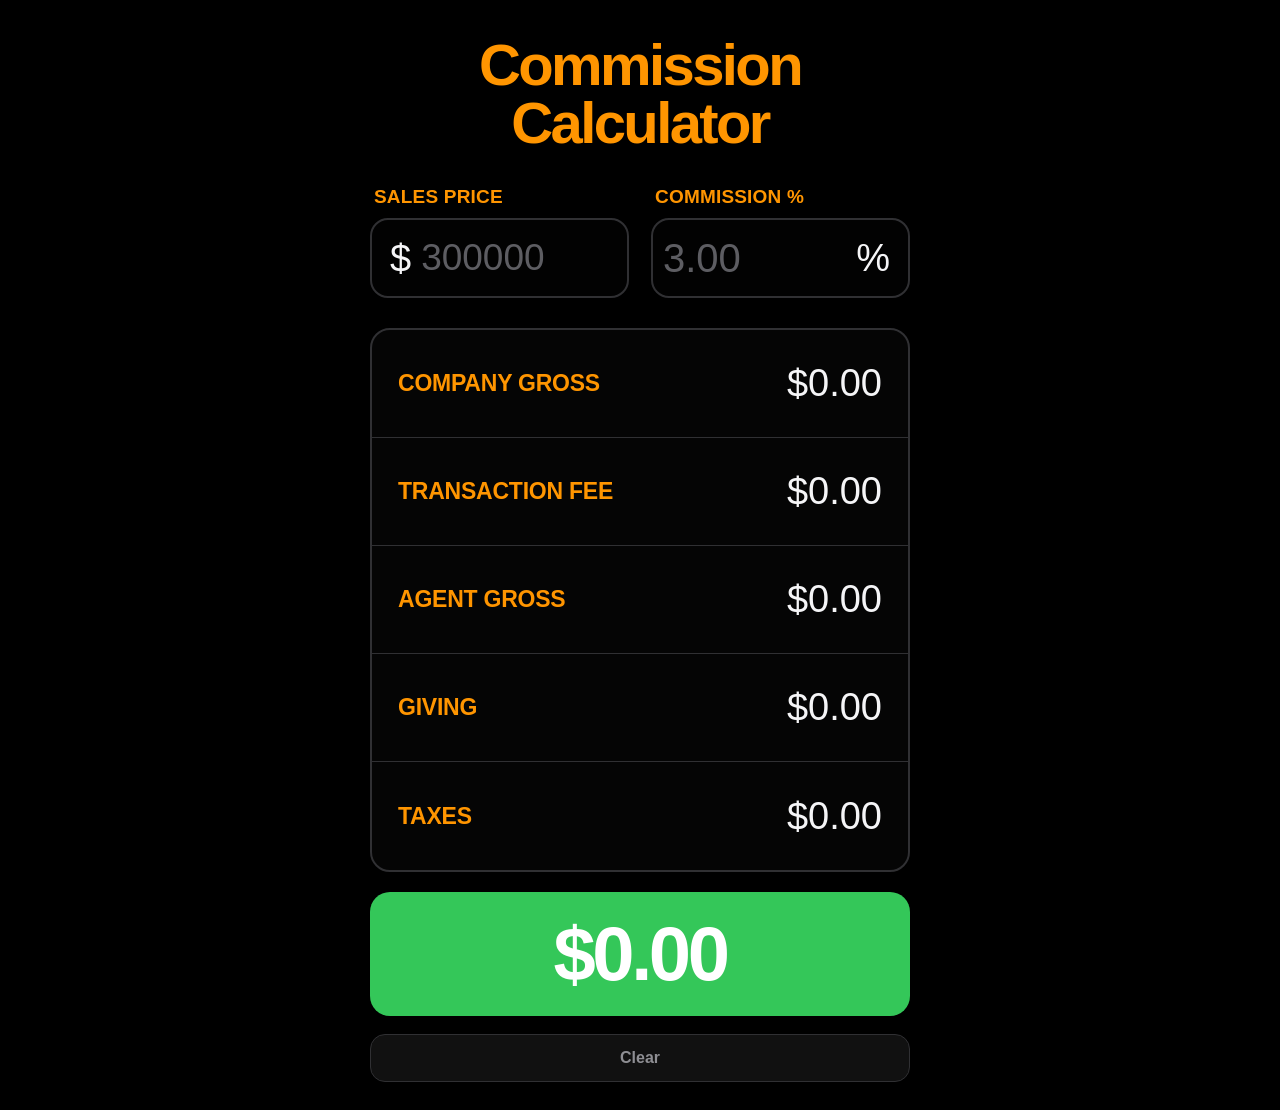
<file: commission.html>
<!DOCTYPE html>
<html lang="en">
<head>
  <meta charset="UTF-8" />
  <meta name="viewport" content="width=device-width, initial-scale=1, viewport-fit=cover" />
  <meta name="theme-color" content="#000000" />
  <meta name="apple-mobile-web-app-capable" content="yes" />
  <meta name="apple-mobile-web-app-status-bar-style" content="black-translucent" />
  <meta name="apple-mobile-web-app-title" content="Commission" />
  <title>Commission Calculator</title>
  <link rel="stylesheet" href="commission.css" />
</head>
<body>
  <main class="app-shell">
    <section class="calculator">
      <h1>Commission Calculator</h1>

      <div class="inputs">
        <label class="field">
          <span>SALES PRICE</span>
          <div class="input-wrap">
            <span class="prefix">$</span>
            <input id="salesPrice" type="number" inputmode="decimal" min="0" step="1000" placeholder="300000" />
          </div>
        </label>

        <label class="field">
          <span>COMMISSION %</span>
          <div class="input-wrap">
            <input id="commissionRate" type="number" inputmode="decimal" min="0" step="0.01" placeholder="3.00" />
            <span class="suffix">%</span>
          </div>
        </label>
      </div>

      <section class="results" aria-live="polite">
        <div class="row"><span>COMPANY GROSS</span><strong id="companyGross">$0.00</strong></div>
        <div class="row"><span>TRANSACTION FEE</span><strong id="transactionFee">$0.00</strong></div>
        <div class="row"><span>AGENT GROSS</span><strong id="agentGross">$0.00</strong></div>
        <div class="row"><span>GIVING</span><strong id="giving">$0.00</strong></div>
        <div class="row"><span>TAXES</span><strong id="taxes">$0.00</strong></div>
      </section>

      <div class="net-bar">
        <strong id="agentNet">$0.00</strong>
      </div>

      <button id="clearButton" type="button">Clear</button>
    </section>
  </main>

  <script src="commission.js"></script>
</body>
</html>
</file>
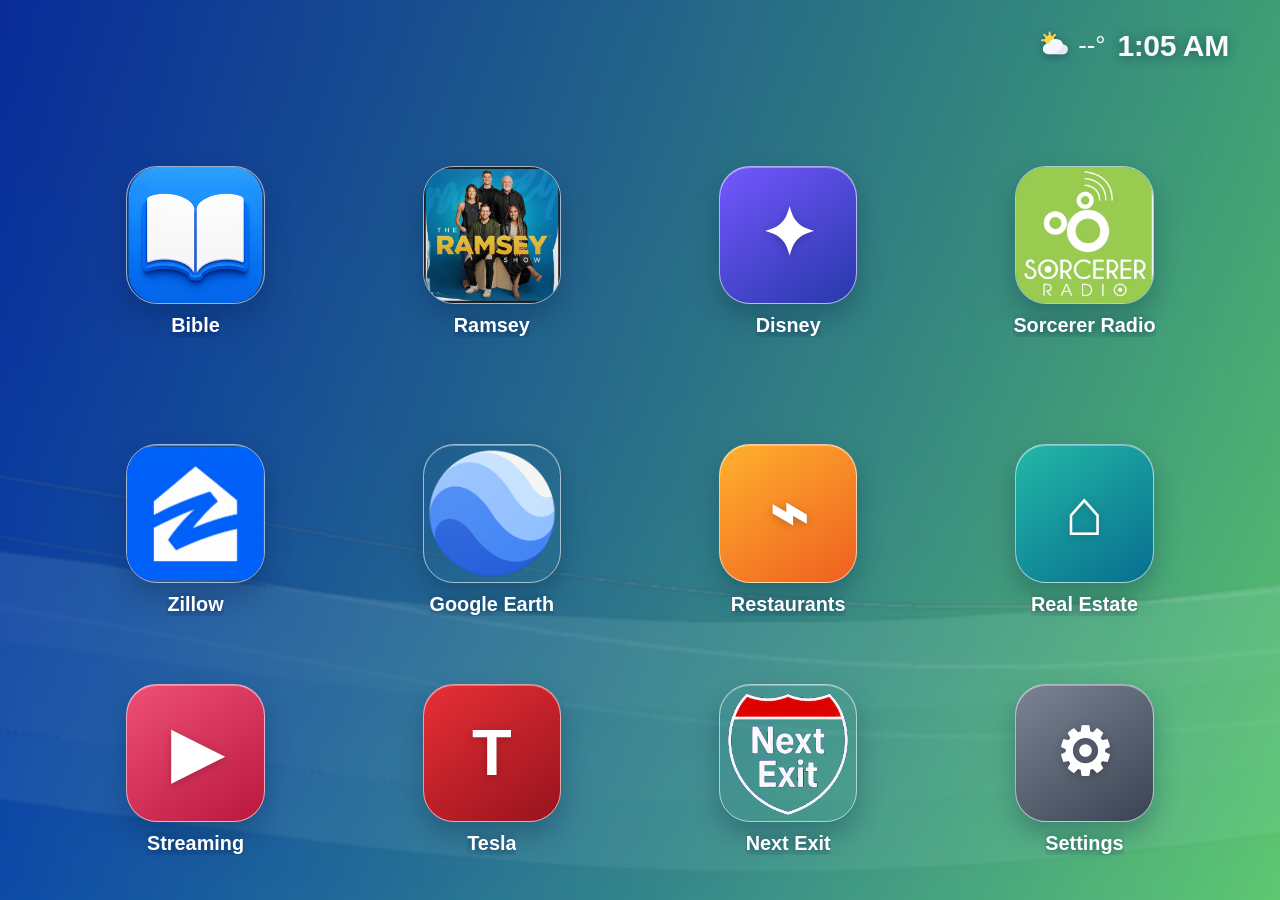
<file: index-3.html>
<!doctype html>
<html lang="en">
<head>
  <meta charset="utf-8">
  <meta name="viewport" content="width=device-width,initial-scale=1,maximum-scale=1,user-scalable=no,viewport-fit=cover">
  <meta name="theme-color" content="#075a9d">
  <title>Home</title>
  <link rel="stylesheet" href="home.css?v=008">
</head>
<body>
  <main class="home-screen">
    <div class="status" aria-label="Current weather and time">
      <button
        class="weather-trigger"
        id="weather-trigger"
        type="button"
        aria-label="Open 12 hour forecast"
        aria-expanded="false"
        aria-controls="forecast-panel">
        <img id="weather-icon" class="weather-icon" src="weather-sun.svg" alt="">
        <span id="temperature" class="temperature">--°</span>
      </button>
      <time id="home-time">--:--</time>
    </div>

    <button class="forecast-backdrop" id="forecast-backdrop" type="button"
      aria-label="Close 12 hour forecast" tabindex="-1"></button>

    <section class="forecast-panel" id="forecast-panel" aria-hidden="true"
      aria-labelledby="forecast-title">
      <header class="forecast-header">
        <h2 id="forecast-title">Weather</h2>
      </header>

      <section class="forecast-section" aria-labelledby="hourly-title">
        <h3 id="hourly-title">Next 12 Hours</h3>
        <div class="forecast-strip" id="forecast-strip" aria-live="polite">
          <div class="forecast-loading">Loading forecast…</div>
        </div>
      </section>

      <div class="forecast-divider" aria-hidden="true"></div>

      <section class="forecast-section forecast-section-daily" aria-labelledby="daily-title">
        <h3 id="daily-title">Next 10 Days</h3>
        <div class="daily-strip" id="daily-strip" aria-live="polite">
          <div class="forecast-loading">Loading forecast…</div>
        </div>
      </section>

      <footer class="forecast-footer">
        <span>Frankfort, Kentucky</span>
        <span id="forecast-updated"></span>
      </footer>
    </section>

    <section class="home-grid" aria-label="Apps">
      <button class="home-app" type="button" aria-label="Bible" onclick="window.location.href='bible.html'">
        <span class="home-icon icon-bible" style="padding:0;overflow:hidden;background:transparent;">
          <img src="bible-icon.png?v=001" alt="" style="display:block;width:100%;height:100%;object-fit:cover;">
        </span><span>Bible</span>
      </button>
      <button class="home-app" type="button" aria-label="Ramsey"
        onclick="window.location.href='ramsey.html'">
        <span class="home-icon" style="padding:0;overflow:hidden;background:transparent;">
          <img src="ramsey-show-art.png?v=001" alt=""
            style="display:block;width:100%;height:100%;object-fit:cover;">
        </span><span>Ramsey</span>
      </button>
      <button class="home-app" type="button" aria-label="Disney">
        <span class="home-icon icon-disney"><span>✦</span></span><span>Disney</span>
      </button>
      <button class="home-app" type="button" aria-label="Sorcerer Radio"
        onclick="window.location.href='https://srsounds.com/player.php?varName=Sorcerer%20Radio'">
        <span class="home-icon" style="padding:0;overflow:hidden;background:transparent;">
          <img src="CarPlay-sorcerer-radio.png?v=001" alt=""
            style="display:block;width:100%;height:100%;object-fit:cover;">
        </span><span>Sorcerer Radio</span>
      </button>

      <button class="home-app" type="button" aria-label="Zillow"
        onclick="window.location.href='https://www.zillow.com/'">
        <span class="home-icon" style="padding:0;overflow:hidden;background:transparent;">
          <img src="CarPlay-zillow.png?v=001" alt=""
            style="display:block;width:100%;height:100%;object-fit:cover;">
        </span><span>Zillow</span>
      </button>
      <button class="home-app" type="button" aria-label="Google Earth"
        onclick="window.location.href='https://earth.google.com'">
        <span class="home-icon" style="padding:0;overflow:hidden;background:transparent;">
          <img src="CarPlay-google-earth.png?v=001" alt=""
            style="display:block;width:100%;height:100%;object-fit:cover;">
        </span><span>Google Earth</span>
      </button>
      <button class="home-app" type="button" aria-label="Restaurants">
        <span class="home-icon icon-food"><span>⌁</span></span><span>Restaurants</span>
      </button>
      <button class="home-app" type="button" aria-label="Real Estate">
        <span class="home-icon icon-realestate"><span>⌂</span></span><span>Real Estate</span>
      </button>

      <button class="home-app" type="button" aria-label="Streaming">
        <span class="home-icon icon-streaming"><span>▶</span></span><span>Streaming</span>
      </button>
      <button class="home-app" type="button" aria-label="Tesla">
        <span class="home-icon icon-tesla"><span>T</span></span><span>Tesla</span>
      </button>
      <button class="home-app" type="button" aria-label="Next Exit"
        onclick="window.location.href='nexit.html'">
        <span class="home-icon" style="padding:0;overflow:hidden;background:transparent;">
          <img src="next-exit-sign.png?v=001" alt=""
            style="display:block;width:100%;height:100%;object-fit:contain;">
        </span><span>Next Exit</span>
      </button>
      <button class="home-app" type="button" aria-label="Settings">
        <span class="home-icon icon-settings"><span>⚙</span></span><span>Settings</span>
      </button>
    </section>
  </main>
  <script src="home.js?v=008"></script>
</body>
</html>
</file>
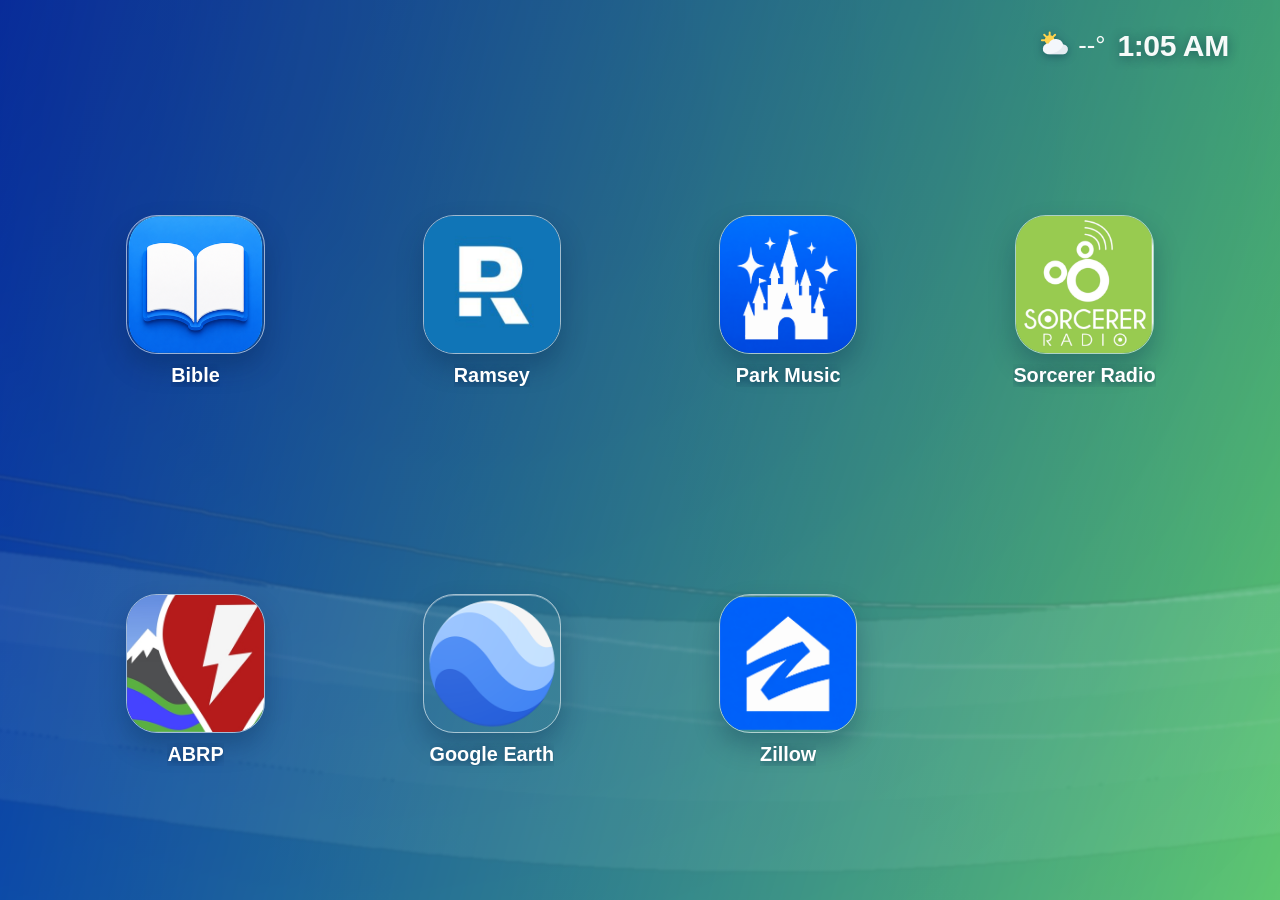
<file: index-6.html>
<!doctype html>
<html lang="en">
<head>
  <meta charset="utf-8">
  <meta name="viewport" content="width=device-width,initial-scale=1,maximum-scale=1,user-scalable=no,viewport-fit=cover">
  <meta name="theme-color" content="#075a9d">
  <title>Home</title>
  <link rel="stylesheet" href="home.css?v=011">
</head>
<body>
  <main class="home-screen">
    <div class="status" aria-label="Current weather and time">
      <button
        class="weather-trigger"
        id="weather-trigger"
        type="button"
        aria-label="Open 12 hour forecast"
        aria-expanded="false"
        aria-controls="forecast-panel">
        <img id="weather-icon" class="weather-icon" src="weather-sun.svg" alt="">
        <span id="temperature" class="temperature">--°</span>
      </button>
      <time id="home-time">--:--</time>
    </div>

    <button class="forecast-backdrop" id="forecast-backdrop" type="button"
      aria-label="Close 12 hour forecast" tabindex="-1"></button>

    <section class="forecast-panel" id="forecast-panel" aria-hidden="true"
      aria-labelledby="forecast-title">
      <header class="forecast-header">
        <h2 id="forecast-title">Weather</h2>
      </header>

      <section class="forecast-section" aria-labelledby="hourly-title">
        <h3 id="hourly-title">Next 12 Hours</h3>
        <div class="forecast-strip" id="forecast-strip" aria-live="polite">
          <div class="forecast-loading">Loading forecast…</div>
        </div>
      </section>

      <div class="forecast-divider" aria-hidden="true"></div>

      <section class="forecast-section forecast-section-daily" aria-labelledby="daily-title">
        <h3 id="daily-title">Next 10 Days</h3>
        <div class="daily-strip" id="daily-strip" aria-live="polite">
          <div class="forecast-loading">Loading forecast…</div>
        </div>
      </section>

      <footer class="forecast-footer">
        <span>Frankfort, Kentucky</span>
        <span id="forecast-updated"></span>
      </footer>
    </section>

    <section class="home-grid" aria-label="Apps">
      <button class="home-app" type="button" aria-label="Bible" onclick="window.location.href='bible.html'">
        <span class="home-icon icon-bible" style="padding:0;overflow:hidden;background:transparent;">
          <img src="bible-icon.png?v=001" alt="" style="display:block;width:100%;height:100%;object-fit:cover;">
        </span><span>Bible</span>
      </button>
      <button class="home-app" type="button" aria-label="Ramsey"
        onclick="window.location.href='ramsey.html'">
        <span class="home-icon" style="padding:0;overflow:hidden;background:transparent;">
          <img src="CarPlay-ramsey.png?v=003" alt=""
            style="display:block;width:100%;height:100%;object-fit:cover;">
        </span><span>Ramsey</span>
      </button>
      <button class="home-app" type="button" aria-label="Park Music"
        onclick="window.location.href='park-music.html'">
        <span class="home-icon" style="padding:0;overflow:hidden;background:transparent;">
          <img src="CarPlay-park-music.png?v=001" alt=""
            style="display:block;width:100%;height:100%;object-fit:cover;">
        </span><span>Park Music</span>
      </button>
      <button class="home-app" type="button" aria-label="Sorcerer Radio"
        onclick="window.location.href='https://srsounds.com/player.php?varName=Sorcerer%20Radio'">
        <span class="home-icon" style="padding:0;overflow:hidden;background:transparent;">
          <img src="CarPlay-sorcerer-radio.png?v=001" alt=""
            style="display:block;width:100%;height:100%;object-fit:cover;">
        </span><span>Sorcerer Radio</span>
      </button>

      <button class="home-app" type="button" aria-label="A Better Routeplanner"
        onclick="window.location.href='https://abetterrouteplanner.com/'">
        <span class="home-icon" style="padding:0;overflow:hidden;background:transparent;">
          <img src="CarPlay-abrp.png?v=001" alt=""
            style="display:block;width:100%;height:100%;object-fit:cover;">
        </span><span>ABRP</span>
      </button>
      <button class="home-app" type="button" aria-label="Google Earth"
        onclick="window.location.href='https://earth.google.com'">
        <span class="home-icon" style="padding:0;overflow:hidden;background:transparent;">
          <img src="CarPlay-google-earth.png?v=001" alt=""
            style="display:block;width:100%;height:100%;object-fit:cover;">
        </span><span>Google Earth</span>
      </button>
      <button class="home-app" type="button" aria-label="Zillow"
        onclick="window.location.href='https://www.zillow.com/'">
        <span class="home-icon" style="padding:0;overflow:hidden;background:transparent;">
          <img src="CarPlay-zillow.png?v=001" alt=""
            style="display:block;width:100%;height:100%;object-fit:cover;">
        </span><span>Zillow</span>
      </button>
    </section>
  </main>
  <script src="home.js?v=011"></script>
</body>
</html>
</file>
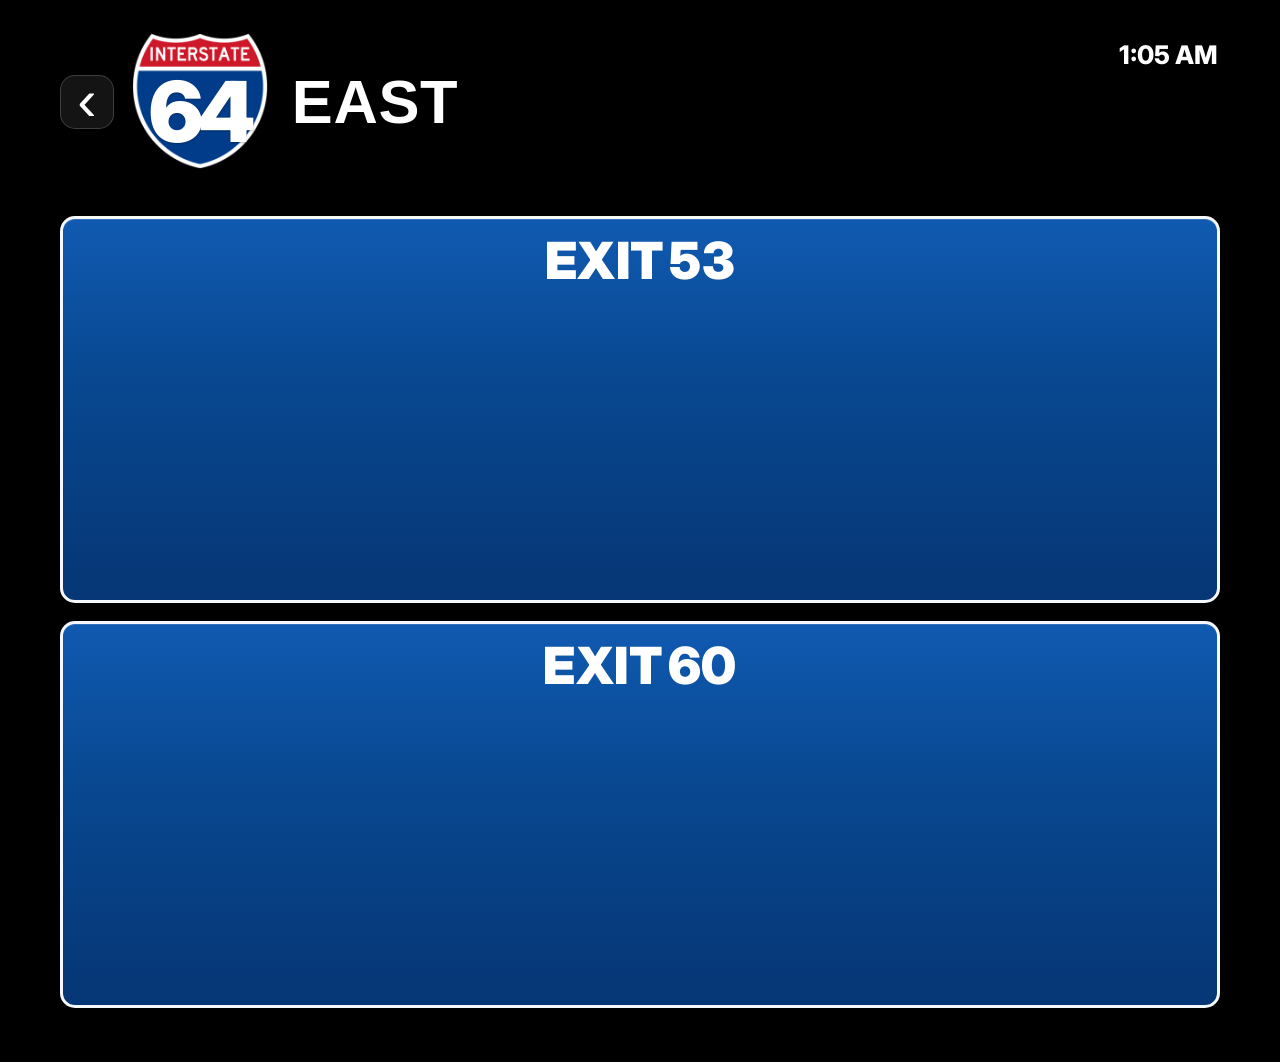
<file: nexit.html>
<!doctype html>
<html lang="en">
<head>
  <meta charset="utf-8">
  <meta name="viewport" content="width=device-width, initial-scale=1, viewport-fit=cover">
  <meta name="theme-color" content="#071d55">
  <meta name="apple-mobile-web-app-status-bar-style" content="black-translucent">
  <meta name="apple-mobile-web-app-capable" content="yes">
  <title>Next Exit</title>
  <link rel="stylesheet" href="nexit.css?v=070">
  <style>
    :root{--route-sign-width:190px;}
    .app-header{
      display:grid;
      grid-template-columns:auto minmax(0,1fr) auto;
      align-items:start;
      gap:18px;
      padding:18px 22px 6px;
    }
    .back-button{
      align-self:center;
      justify-self:start;
    }
    .route-stack{
      justify-self:start;
      display:flex;
      flex-direction:column;
      align-items:center;
      gap:2px;
      min-width:var(--route-sign-width);
    }
    .app-title{
      margin:0;
      color:#fff;
      font-size:clamp(28px,3vw,42px);
      line-height:1;
      font-weight:800;
      letter-spacing:-.03em;
      text-align:center;
      align-self:center;
      justify-self:center;
    }
    .interstate-shield{
      position:relative;
      width:var(--route-sign-width);
      aspect-ratio:1 / 1;
      display:grid;
      place-items:center;
      transform:translateY(-1px);
      filter:drop-shadow(0 5px 7px rgba(0,0,0,.24));
    }
    .interstate-shield-image{
      position:absolute;
      inset:0;
      width:100%;
      height:100%;
      display:block;
      object-fit:contain;
      pointer-events:none;
      user-select:none;
    }
    .shield-route-number{
      position:relative;
      z-index:1;
      display:block;
      margin-top:17%;
      color:#fff;
      font-size:clamp(72px,7vw,98px);
      font-weight:900;
      line-height:.88;
      letter-spacing:-.055em;
      text-align:center;
      transform:translateY(2px);
      text-shadow:0 1px 2px rgba(0,0,0,.25);
    }
    .direction-plaque{
      box-sizing:border-box;
      width:var(--route-sign-width);
      min-height:66px;
      display:flex;
      align-items:center;
      justify-content:center;
      padding:8px 18px;
      overflow:hidden;
      border:7px solid #fff;
      border-radius:15px;
      background:#174f98;
      color:#fff;
      font-family:Georgia,"Times New Roman",serif;
      font-size:clamp(25px,2.45vw,35px);
      font-weight:700;
      line-height:1;
      letter-spacing:0;
      white-space:nowrap;
      text-align:center;
      text-transform:uppercase;
      box-shadow:0 8px 18px rgba(0,0,0,.22);
    }
    .legacy-status{
      position:absolute;
      width:1px;
      height:1px;
      overflow:hidden;
      clip:rect(0 0 0 0);
      white-space:nowrap;
    }

    .upcoming-panel{
      margin:clamp(22px,3.4vh,34px) clamp(16px,3vw,34px) clamp(18px,3vh,30px);
      padding:clamp(18px,2.5vw,30px);
      border:1px solid rgba(255,255,255,.18);
      border-radius:24px;
      background:rgba(4,28,67,.58);
      box-shadow:0 18px 42px rgba(0,18,55,.26);
      backdrop-filter:blur(14px);
    }
    .upcoming-heading{
      margin:0 0 clamp(14px,2vh,22px);
      color:#fff;
      font-size:clamp(26px,3.1vw,42px);
      line-height:1;
      letter-spacing:-.025em;
    }
    .exit-card-grid{
      display:grid;
      grid-template-columns:1fr;
      gap:clamp(16px,2.2vw,24px);
      max-width:760px;
      margin:0 auto;
    }
    .upcoming-exit-card{
      position:relative;
      width:100%;
      aspect-ratio:4 / 3;
      min-width:0;
      display:flex;
      flex-direction:column;
      padding:18px 20px 20px;
      border:4px solid #fff;
      border-radius:18px;
      background:#124f95;
      color:#fff;
      box-shadow:inset 0 0 0 2px rgba(0,0,0,.08);
      overflow:hidden;
    }
    .exit-summary{
      display:flex;
      align-items:center;
      justify-content:center;
      gap:.3em;
      padding:2px 0 14px;
      text-align:center;
    }
    .exit-card-label,
    .exit-card-number{
      display:inline;
      color:#fff;
      font-size:clamp(28px,5vw,54px);
      font-weight:900;
      line-height:1;
      letter-spacing:.02em;
      text-transform:uppercase;
    }
    .exit-card-number{
      letter-spacing:-.02em;
    }
    .exit-card-distance{
      display:none;
    }
    .service-sign{
      flex:1;
      display:grid;
      grid-template-columns:repeat(3,minmax(0,1fr));
      grid-template-rows:repeat(3,minmax(0,1fr));
      gap:clamp(8px,1.4vw,14px);
      min-width:0;
      padding:4px 4px 8px;
      background:transparent;
    }
    .business-tile{
      min-width:0;
      display:flex;
      flex-direction:column;
      align-items:center;
      justify-content:center;
      gap:5px;
      padding:2px;
      background:transparent;
      text-align:center;
      overflow:hidden;
    }
    .business-logo{
      width:clamp(42px,7vw,70px);
      height:clamp(42px,7vw,70px);
      display:block;
      object-fit:contain;
      border-radius:10px;
      background:#fff;
      padding:4px;
      box-sizing:border-box;
    }
    .business-name{
      max-width:100%;
      color:#fff;
      font-size:clamp(9px,1.35vw,14px);
      font-weight:900;
      line-height:1.05;
      white-space:nowrap;
      overflow:hidden;
      text-overflow:ellipsis;
    }
    .exit-chevron{
      position:absolute;
      right:12px;
      bottom:6px;
      color:rgba(255,255,255,.92);
      font-size:32px;
      font-weight:300;
      line-height:1;
    }
    .compatibility-copy{
      position:absolute;
      width:1px;
      height:1px;
      overflow:hidden;
      clip:rect(0 0 0 0);
      white-space:nowrap;
    }
    @media(max-width:760px),(max-height:560px){
      .app-header{padding:12px 16px 4px;gap:12px}
      .route-stack{min-width:var(--route-sign-width);gap:2px}
      .interstate-shield{width:var(--route-sign-width);transform:translateY(-1px)}
      .shield-route-number{font-size:64px;margin-top:17%;transform:translateY(1px)}
      .direction-plaque{width:var(--route-sign-width);padding:6px 12px;border-width:5px}
      .upcoming-panel{margin:10px 16px 16px;padding:16px;border-radius:20px}
      .exit-card-grid{grid-template-columns:repeat(2,minmax(0,1fr));gap:10px}
      .upcoming-exit-card{min-height:286px;gap:9px;padding:10px;border-radius:17px}
      .exit-summary{grid-template-columns:auto 1fr;padding:8px 9px;border-width:2px}
      .exit-card-distance{grid-column:1 / -1;margin-top:-2px}
      .service-sign{gap:7px;padding:7px;border-width:3px}
      .business-tile{min-height:80px;gap:5px;padding:7px 4px;border-radius:9px}
      .business-logo{width:42px;height:42px;border-radius:9px}
      .business-name{font-size:10px}
      .exit-chevron{right:13px;bottom:10px;width:28px;height:28px;font-size:30px}
    }
    @media(max-width:500px){
      .exit-card-grid{grid-template-columns:1fr}
      .upcoming-exit-card{min-height:320px}
    }

    /* Phase 15.4.4 — visual design lock */
    html,
    body{
      min-height:100%;
      background:#000;
    }
    body{
      margin:0;
      color:#fff;
    }
    .app-shell{
      min-height:100vh;
      background:#000;
    }
    .app-header{
      grid-template-columns:1fr;
      justify-items:center;
      padding:10px 16px 0;
      gap:0;
    }
    .route-stack{
      justify-self:center;
    }
    .app-title{
      display:none;
    }
    .upcoming-panel{
      margin:0 12px 18px;
      padding:4px 0 0;
      border:0;
      border-radius:0;
      background:transparent;
      box-shadow:none;
      backdrop-filter:none;
    }
    .upcoming-panel .eyebrow,
    .upcoming-heading{
      display:none;
    }
    .exit-card-grid{
      width:min(100%,760px);
      max-width:760px;
      margin:0 auto;
      gap:14px;
    }
    .upcoming-exit-card{
      aspect-ratio:4 / 3;
      padding:14px 18px 17px;
      border:3px solid rgba(255,255,255,.96);
      border-radius:15px;
      background:
        linear-gradient(180deg,#105ab1 0%,#08478f 42%,#063675 100%);
      box-shadow:
        inset 0 1px 0 rgba(255,255,255,.16),
        0 4px 12px rgba(0,0,0,.45);
    }
    .exit-summary{
      padding:1px 0 10px;
    }
    .service-sign{
      gap:clamp(7px,1.2vw,12px);
      padding:2px 4px 5px;
    }
    .business-tile{
      gap:4px;
      padding:1px;
    }
    .business-logo{
      width:clamp(42px,7vw,68px);
      height:clamp(42px,7vw,68px);
      object-fit:contain;
      background:#fff;
      padding:4px;
    }
    .business-name{
      color:#fff;
      text-shadow:0 1px 1px rgba(0,0,0,.35);
    }
    .exit-chevron{
      display:none !important;
    }
    @media(max-width:760px),(max-height:560px){
      .app-header{
        padding:6px 12px 0;
      }
      .upcoming-panel{
        margin:0 10px 14px;
        padding-top:0;
      }
      .exit-card-grid{
        grid-template-columns:1fr;
        gap:11px;
      }
      .upcoming-exit-card{
        width:100%;
        min-height:0;
        aspect-ratio:4 / 3;
        padding:10px 10px 12px;
        border-width:2px;
        border-radius:13px;
      }
      .exit-summary{
        display:flex;
        justify-content:center;
        padding:0 0 7px;
      }
      .exit-card-label,
      .exit-card-number{
        font-size:clamp(24px,6vw,40px);
      }
      .service-sign{
        grid-template-columns:repeat(3,minmax(0,1fr));
        grid-template-rows:repeat(3,minmax(0,1fr));
        gap:6px;
        padding:1px 0 3px;
      }
      .business-tile{
        min-height:0;
        padding:1px;
      }
      .business-logo{
        width:clamp(38px,9vw,56px);
        height:clamp(38px,9vw,56px);
      }
      .business-name{
        display:block;
        font-size:clamp(8px,2vw,11px);
      }
    }
    @media(max-width:500px){
      .business-name{
        display:block;
      }
    }

  
/* Phase 15.4.5 — final visual layout */
html,body,.app-shell{min-height:100%;background:#000}
body{margin:0;color:#fff;overflow-x:hidden}
.app-header{
  position:relative;display:flex;align-items:flex-start;justify-content:space-between;
  min-height:150px;padding:18px 24px 0;background:#000
}
.app-title,.menu-button,.weather,.weather-button,.direction-plaque,
.route-direction-plaque,.header-weather,.header-menu{display:none!important}
.route-stack{
  display:flex;flex-direction:row;align-items:center;justify-content:flex-start;
  gap:24px;margin:0
}
.interstate-shield,.route-shield{width:132px;max-width:132px;height:auto;display:block}
.route-direction,.direction-text,#routeDirection{
  display:block!important;position:static!important;margin:0!important;padding:0!important;
  border:0!important;background:transparent!important;color:#fff!important;
  font-size:clamp(42px,5vw,68px)!important;font-weight:900!important;
  line-height:1!important;letter-spacing:.01em!important;text-transform:uppercase!important;
  box-shadow:none!important
}
.clock,.header-time,#clock{
  position:absolute!important;top:20px!important;right:26px!important;display:block!important;
  margin:0!important;color:#fff!important;font-size:clamp(28px,3vw,42px)!important;
  font-weight:800!important;line-height:1!important;white-space:nowrap!important
}
.upcoming-panel{
  margin:-2px 20px 18px;padding:0;border:0;border-radius:0;
  background:transparent;box-shadow:none;backdrop-filter:none
}
.upcoming-panel .eyebrow,.upcoming-heading{display:none!important}
.exit-card-grid{
  display:grid;grid-template-columns:repeat(2,minmax(0,1fr));gap:18px;
  width:100%;max-width:none;margin:0
}
.upcoming-exit-card{
  width:100%;aspect-ratio:1.45/1;min-width:0;padding:16px 18px 18px;
  border:3px solid rgba(255,255,255,.96);border-radius:15px;
  background:linear-gradient(180deg,#105ab1 0%,#08478f 44%,#063675 100%);
  box-shadow:inset 0 1px 0 rgba(255,255,255,.14),0 4px 12px rgba(0,0,0,.45);
  overflow:hidden
}
.exit-summary{
  display:flex;align-items:center;justify-content:center;gap:.28em;padding:0 0 10px
}
.exit-card-label,.exit-card-number{
  color:#fff;font-size:clamp(28px,3.5vw,50px);font-weight:900;
  line-height:1;letter-spacing:.01em;text-transform:uppercase
}
.exit-card-distance,.exit-chevron{display:none!important}
.service-sign{
  flex:1;display:grid;grid-template-columns:repeat(3,minmax(0,1fr));
  grid-template-rows:repeat(3,minmax(0,1fr));gap:8px 10px;
  min-width:0;padding:2px 2px 4px;background:transparent
}
.business-tile{
  min-width:0;display:flex;flex-direction:column;align-items:center;justify-content:center;
  gap:4px;padding:1px;background:transparent;text-align:center;overflow:hidden
}
.business-logo{
  width:clamp(42px,5vw,66px);height:clamp(42px,5vw,66px);display:block;
  object-fit:contain;border-radius:9px;background:#fff;padding:4px;box-sizing:border-box
}
.business-name{
  max-width:100%;color:#fff;font-size:clamp(9px,1.15vw,14px);font-weight:900;
  line-height:1.05;white-space:nowrap;overflow:hidden;text-overflow:ellipsis;
  text-shadow:0 1px 1px rgba(0,0,0,.35)
}
@media(max-width:760px){
  .app-header{min-height:116px;padding:12px 14px 0}
  .route-stack{gap:14px}
  .interstate-shield,.route-shield{width:94px;max-width:94px}
  .route-direction,.direction-text,#routeDirection{font-size:clamp(32px,7vw,48px)!important}
  .clock,.header-time,#clock{top:14px!important;right:16px!important;font-size:clamp(22px,5vw,32px)!important}
  .upcoming-panel{margin:-2px 10px 12px}
  .exit-card-grid{gap:10px}
  .upcoming-exit-card{aspect-ratio:1.35/1;padding:10px 8px;border-width:2px;border-radius:12px}
  .exit-summary{padding-bottom:6px}
  .exit-card-label,.exit-card-number{font-size:clamp(20px,4.8vw,34px)}
  .service-sign{gap:5px 4px}
  .business-logo{width:clamp(32px,8vw,48px);height:clamp(32px,8vw,48px);border-radius:7px;padding:3px}
  .business-name{font-size:clamp(7px,1.9vw,10px)}
}


/* Phase 15.5.0 — layout lock */
.app-header{
  box-sizing:border-box !important;
  min-height:168px !important;
  display:flex !important;
  align-items:flex-start !important;
  justify-content:space-between !important;
  padding:16px 24px 0 !important;
}
.route-stack{
  display:flex !important;
  flex-direction:row !important;
  align-items:center !important;
  justify-content:flex-start !important;
  gap:24px !important;
  min-width:0 !important;
}
.direction-plaque{
  display:block !important;
  width:auto !important;
  min-height:0 !important;
  padding:0 !important;
  border:0 !important;
  border-radius:0 !important;
  background:transparent !important;
  color:#fff !important;
  font-family:-apple-system,BlinkMacSystemFont,"Segoe UI",Arial,sans-serif !important;
  font-size:clamp(40px,4.8vw,66px) !important;
  font-weight:900 !important;
  line-height:1 !important;
  letter-spacing:.01em !important;
  box-shadow:none !important;
  text-transform:uppercase !important;
}
.interstate-shield{
  width:136px !important;
  min-width:136px !important;
  height:136px !important;
  aspect-ratio:1/1 !important;
}
.shield-route-number{
  position:absolute !important;
  left:50% !important;
  top:58% !important;
  margin:0 !important;
  transform:translate(-50%,-50%) !important;
  width:100% !important;
  font-size:84px !important;
  line-height:.88 !important;
  letter-spacing:-.065em !important;
  text-align:center !important;
}
.header-time,#clock{
  position:absolute !important;
  top:24px !important;
  right:26px !important;
  display:block !important;
  color:#fff !important;
  font-size:clamp(19px,2vw,28px) !important;
  font-weight:800 !important;
  line-height:1 !important;
  white-space:nowrap !important;
}
.upcoming-panel{
  box-sizing:border-box !important;
  margin:-2px 24px 18px !important;
  padding:0 !important;
}
.exit-card-grid{
  box-sizing:border-box !important;
  display:grid !important;
  grid-template-columns:minmax(0,1fr) minmax(0,1fr) !important;
  gap:24px !important;
  width:100% !important;
  max-width:none !important;
  margin:0 !important;
}
.upcoming-exit-card{
  box-sizing:border-box !important;
  width:100% !important;
  min-width:0 !important;
  aspect-ratio:1.45/1 !important;
}
@media(max-width:760px){
  .app-header{
    min-height:122px !important;
    padding:10px 12px 0 !important;
  }
  .route-stack{gap:12px !important}
  .interstate-shield{
    width:98px !important;
    min-width:98px !important;
    height:98px !important;
  }
  .shield-route-number{
    top:58% !important;
    font-size:61px !important;
  }
  .direction-plaque{
    font-size:clamp(28px,6vw,44px) !important;
  }
  .header-time,#clock{
    top:15px !important;
    right:14px !important;
    font-size:clamp(15px,2.7vw,20px) !important;
  }
  .upcoming-panel{
    margin:-1px 12px 12px !important;
  }
  .exit-card-grid{
    gap:12px !important;
  }
}


/* Phase 15.6.2a — standard CarPlay back navigation */
.header-left{
  display:flex !important;
  align-items:center !important;
  justify-content:flex-start !important;
  gap:18px !important;
  min-width:0 !important;
}
.carplay-back-button{
  box-sizing:border-box !important;
  flex:0 0 auto !important;
  width:54px !important;
  height:54px !important;
  display:flex !important;
  align-items:center !important;
  justify-content:center !important;
  border:1px solid rgba(255,255,255,.18) !important;
  border-radius:15px !important;
  background:rgba(255,255,255,.08) !important;
  color:#fff !important;
  text-decoration:none !important;
  box-shadow:0 8px 18px rgba(0,0,0,.18) !important;
  -webkit-tap-highlight-color:transparent !important;
  touch-action:manipulation !important;
}
.carplay-back-button span{
  display:block !important;
  margin-top:-4px !important;
  font-family:-apple-system,BlinkMacSystemFont,"Segoe UI",Arial,sans-serif !important;
  font-size:58px !important;
  font-weight:300 !important;
  line-height:.7 !important;
}
.carplay-back-button:active{
  transform:scale(.96) !important;
  background:rgba(255,255,255,.15) !important;
}
@media(max-width:760px){
  .header-left{gap:9px !important}
  .carplay-back-button{
    width:42px !important;
    height:42px !important;
    border-radius:12px !important;
  }
  .carplay-back-button span{
    margin-top:-3px !important;
    font-size:46px !important;
  }
}


/* Phase 15.6.3 — Tesla-readable stacked service signs */
.exit-card-grid{
  grid-template-columns:1fr !important;
  gap:18px !important;
  max-width:1180px !important;
  margin:0 auto !important;
}
.upcoming-exit-card{
  aspect-ratio:auto !important;
  min-height:250px !important;
  padding:14px 24px 18px !important;
}
.exit-summary{
  padding-bottom:12px !important;
}
.exit-card-label,
.exit-card-number{
  font-size:clamp(32px,4vw,52px) !important;
}
.service-sign{
  grid-template-columns:repeat(3,minmax(0,1fr)) !important;
  grid-template-rows:repeat(3,minmax(0,1fr)) !important;
  gap:10px 22px !important;
  padding:2px 20px 6px !important;
}
.business-tile{
  min-height:54px !important;
  flex-direction:row !important;
  justify-content:center !important;
  gap:10px !important;
  padding:2px 6px !important;
}
.business-logo{
  flex:0 0 auto !important;
  width:clamp(48px,5.2vw,70px) !important;
  height:clamp(48px,5.2vw,70px) !important;
  border-radius:10px !important;
  padding:4px !important;
}
.business-name{
  width:auto !important;
  max-width:150px !important;
  font-size:clamp(13px,1.55vw,20px) !important;
  line-height:1.08 !important;
  white-space:normal !important;
  text-align:left !important;
  overflow:visible !important;
  text-overflow:clip !important;
}
@media(max-width:760px){
  .exit-card-grid{
    gap:12px !important;
  }
  .upcoming-exit-card{
    min-height:220px !important;
    padding:10px 10px 13px !important;
  }
  .exit-summary{
    padding-bottom:8px !important;
  }
  .exit-card-label,
  .exit-card-number{
    font-size:clamp(24px,5.8vw,36px) !important;
  }
  .service-sign{
    gap:7px 8px !important;
    padding:1px 2px 4px !important;
  }
  .business-tile{
    min-height:48px !important;
    gap:5px !important;
    padding:1px !important;
  }
  .business-logo{
    width:clamp(38px,8vw,52px) !important;
    height:clamp(38px,8vw,52px) !important;
    border-radius:8px !important;
    padding:3px !important;
  }
  .business-name{
    max-width:95px !important;
    font-size:clamp(9px,2.2vw,13px) !important;
  }
}


/* Phase 15.6.3a — taller signs and locked row alignment */
.upcoming-exit-card{
  min-height:330px !important;
  padding:16px 26px 22px !important;
}
.service-sign{
  grid-template-columns:repeat(3,minmax(0,1fr)) !important;
  grid-template-rows:repeat(3,minmax(78px,1fr)) !important;
  grid-auto-rows:minmax(78px,1fr) !important;
  align-items:stretch !important;
  justify-items:stretch !important;
  gap:14px 22px !important;
  padding:8px 20px 10px !important;
}
.business-tile{
  display:grid !important;
  grid-template-columns:72px minmax(0,1fr) !important;
  align-items:center !important;
  justify-content:stretch !important;
  width:100% !important;
  min-height:78px !important;
  gap:12px !important;
  padding:4px 8px !important;
}
.business-logo{
  width:64px !important;
  height:64px !important;
  justify-self:center !important;
}
.business-name{
  width:100% !important;
  max-width:none !important;
  text-align:left !important;
  align-self:center !important;
}
@media(max-width:760px){
  .upcoming-exit-card{
    min-height:280px !important;
    padding:12px 12px 16px !important;
  }
  .service-sign{
    grid-template-rows:repeat(3,minmax(66px,1fr)) !important;
    grid-auto-rows:minmax(66px,1fr) !important;
    gap:10px 8px !important;
    padding:5px 2px 7px !important;
  }
  .business-tile{
    grid-template-columns:50px minmax(0,1fr) !important;
    min-height:66px !important;
    gap:6px !important;
    padding:2px !important;
  }
  .business-logo{
    width:46px !important;
    height:46px !important;
  }
}

</style>
</head>
<body>
  <main class="app-shell">
    <header class="app-header">
      

      <div class="header-left">
        <a class="carplay-back-button" href="index.html" aria-label="Back to CarPlay">
          <span aria-hidden="true">‹</span>
        </a>

        <div class="route-stack" aria-label="Current interstate and direction">
        <div class="interstate-shield" id="interstate-shield" aria-label="Interstate 64">
          <img class="interstate-shield-image" src="nexit-interstate-shield.png?v=070" alt="">
          <span class="shield-route-number" id="shield-route-number">64</span>
        </div>
        <div class="direction-plaque" id="direction-plaque">EAST</div>
      </div>
      </div>

      <div class="header-time" id="clock" aria-label="Current time">--:--</div>

      <h1 class="app-title">Next Exit</h1>

      <div class="legacy-status" aria-hidden="true">
        <div class="trip-status" id="trip-status">
          <span>INTERSTATE</span>
          <strong id="interstate-status">Locating…</strong>
          <small id="location-detail">Requesting location</small>
        </div>
        <div class="exit-status" id="exit-status">
          <span>NEXT EXIT</span>
          <strong id="exit-number">Searching…</strong>
          <small id="exit-detail">Waiting for interstate</small>
        </div>
      </div>
    </header>

    <section class="upcoming-panel" aria-labelledby="upcoming-title">
      <p class="eyebrow">YOUR STOPS AHEAD</p>
      <h2 class="upcoming-heading" id="upcoming-title">Upcoming Favorites</h2>
      <div class="exit-card-grid" aria-label="Upcoming exit placeholders">
        <article class="upcoming-exit-card">
          <div class="exit-summary">
            <span class="exit-card-label">Exit</span>
            <strong class="exit-card-number">53</strong>
          </div>
          <div class="service-sign" id="exit-sign-1" aria-label="Favorite businesses at Exit 53"></div>
        </article>

<article class="upcoming-exit-card">
          <div class="exit-summary">
            <span class="exit-card-label">Exit</span>
            <strong class="exit-card-number">60</strong>
          </div>
          <div class="service-sign" id="exit-sign-2" aria-label="Favorite businesses at Exit 60"></div>
        </article>
      </div>
    </section>

    <div class="compatibility-copy" aria-hidden="true">
      <h2 id="selection-title">Upcoming Favorites</h2>
      <p id="selection-copy">The Tesla dashboard now loads favorite businesses from live OpenStreetMap data.</p>
    </div>
  </main>
  <script src="nexit.js?v=070"></script>
  <script src="nexit-favorites.js?v=070"></script>
  <script src="nexit-exit-bridge.js?v=070"></script>
  <script src="nexit-business-matcher.js?v=070"></script>
  <script src="nexit-live-businesses.js?v=070"></script>

  <script>
    (() => {
      const clock = document.getElementById("clock");
      if (!clock) return;

      const updateClock = () => {
        clock.textContent = new Intl.DateTimeFormat([], {
          hour: "numeric",
          minute: "2-digit"
        }).format(new Date());
      };

      updateClock();
      window.setInterval(updateClock, 15000);
    })();
  </script>

</body>
</html>
</file>
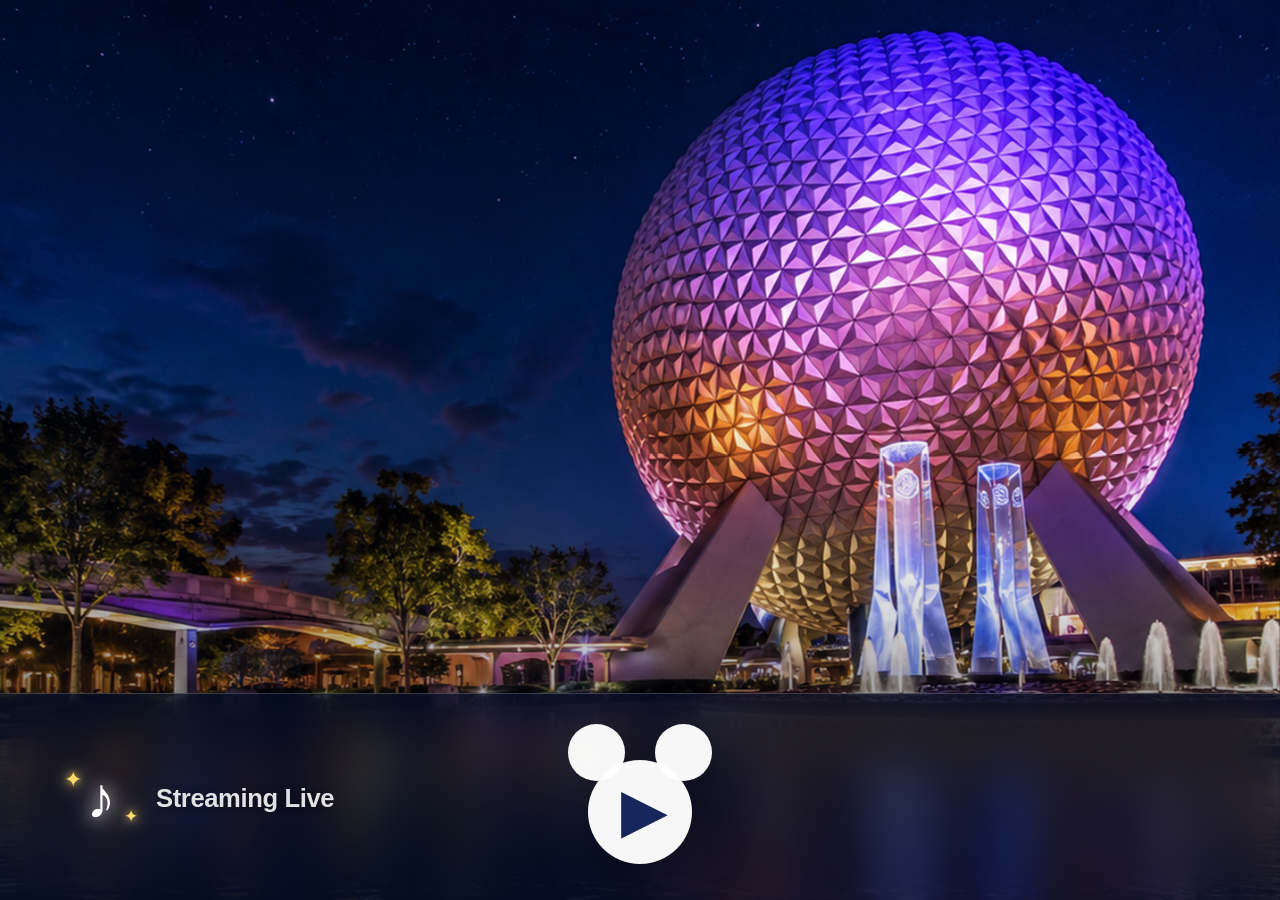
<file: park-music.html>
<!doctype html>
<html lang="en">
<head>
  <meta charset="utf-8">
  <meta name="viewport" content="width=device-width,initial-scale=1,maximum-scale=1,user-scalable=no,viewport-fit=cover">
  <meta name="theme-color" content="#071a3d">
  <title>Park Music</title>
  <link rel="stylesheet" href="park-music.css?v=006">
</head>
<body>
  <main class="park-player">
    <div id="background-day" class="background-layer background-day" aria-hidden="true"></div>
    <div id="background-night" class="background-layer background-night" aria-hidden="true"></div>
    <div class="shade" aria-hidden="true"></div>

    <section class="audio-panel" aria-label="Park Music player">
      <div class="now-playing" aria-live="polite">
        <div class="music-mark" aria-hidden="true">
          <span class="spark spark-left">✦</span>
          <span class="music-note">♪</span>
          <span class="spark spark-right">✦</span>
        </div>
        <p id="track-meta" class="metadata">Streaming Live</p>
      </div>

      <button id="play-button" class="mouse-control" type="button" aria-label="Play Park Music" aria-pressed="false">
        <span class="ear ear-left" aria-hidden="true"></span>
        <span class="ear ear-right" aria-hidden="true"></span>
        <span class="head" aria-hidden="true">
          <span id="control-symbol" class="play-symbol">▶</span>
        </span>
      </button>

      <p id="status" class="status" role="status" aria-live="polite">Ready</p>
    </section>

    <audio id="park-audio" preload="none" playsinline></audio>
  </main>
  <script src="park-music.js?v=006"></script>
</body>
</html>
</file>
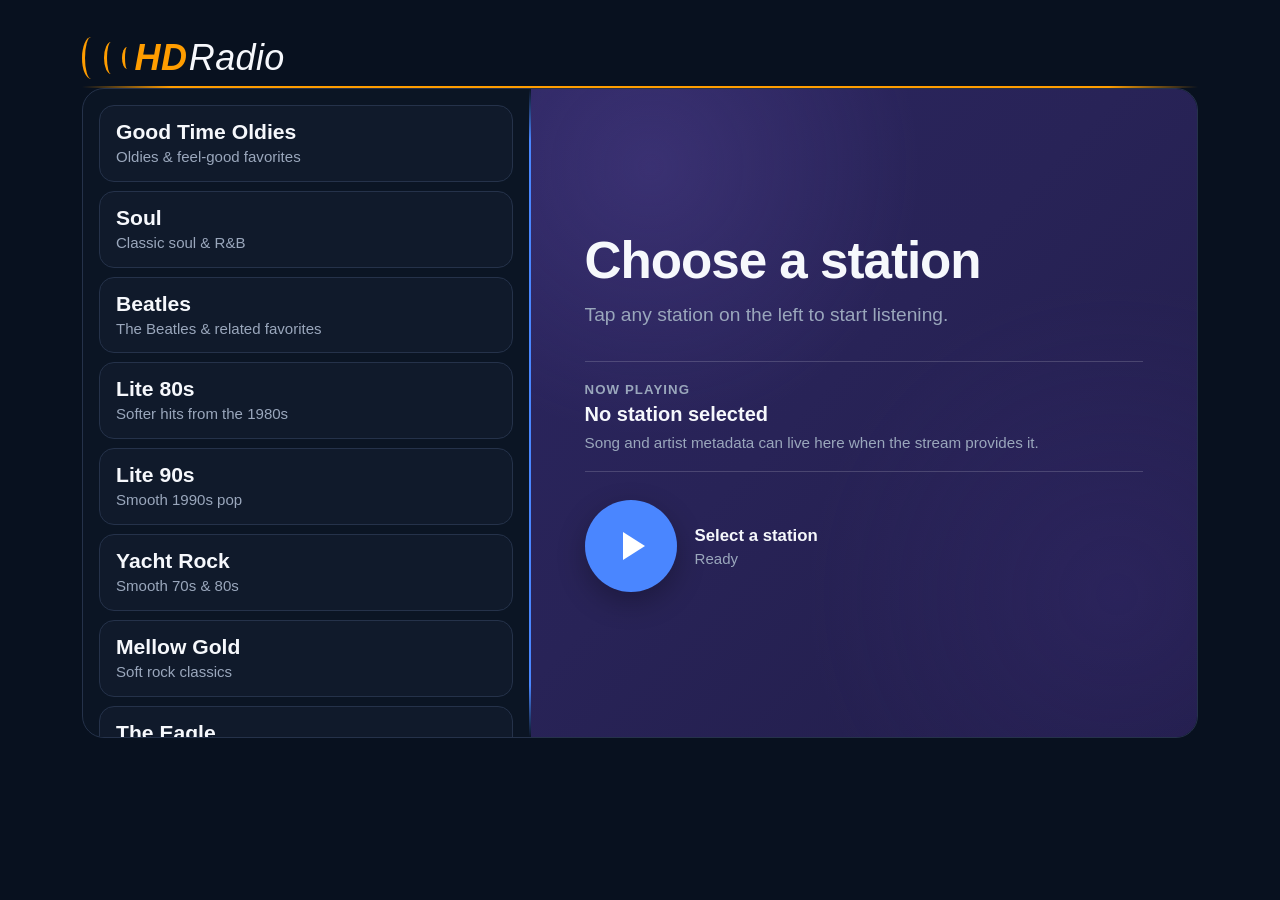
<file: Radio.html>
<!DOCTYPE html>
<html lang="en">
<head>
<meta charset="UTF-8" />
<meta name="viewport" content="width=device-width, initial-scale=1.0" />
<title>HD Radio</title>
<style>
:root{
  --bg:#08111f;
  --panel:#101a2b;
  --panel-hover:#152239;
  --panel-soft:#0d1727;
  --line:#25324a;
  --text:#f6f8fc;
  --muted:#9aa7bc;
  --accent:#4a86ff;
  --accent-soft:rgba(74,134,255,.15);
}
*{box-sizing:border-box}
html,body{margin:0;min-height:100%;background:var(--bg);color:var(--text);font-family:-apple-system,BlinkMacSystemFont,"Segoe UI",Roboto,Helvetica,Arial,sans-serif}
body{min-height:100vh;display:flex;justify-content:center}
button{font:inherit}
.app-shell{width:min(100%,1180px);padding:30px 32px 42px}
.topbar{display:flex;align-items:center;min-height:56px}
.topbar h1{margin:0;font-size:clamp(1.5rem,3vw,2.25rem);letter-spacing:.01em;font-weight:650;display:flex;align-items:center;gap:.10rem}
.topbar .signal{
  display:inline-flex;
  align-items:center;
  justify-content:flex-end;
  gap:4px;
  height:1.55em;
  margin-right:.06rem;
}
.topbar .signal .wave{
  display:block;
  flex:0 0 auto;
  border-left:3px solid #ff9d00;
  border-radius:50%;
}
.topbar .signal .wave-1{width:18px;height:42px}
.topbar .signal .wave-2{width:14px;height:32px}
.topbar .signal .wave-3{width:10px;height:22px}
.topbar .hd{color:#ff9d00;font-weight:780;font-style:italic}
.topbar .radio-word{color:var(--text);font-style:italic;font-weight:500}
.header-divider{
  height:2px;
  margin:0;
  background:linear-gradient(
    to right,
    transparent 0%,
    #ff9d00 8%,
    #ff9d00 92%,
    transparent 100%
  );
}

.radio-panel{display:grid;grid-template-columns:minmax(0,40%) 2px minmax(0,60%);gap:0;min-height:500px;border:1px solid var(--line);border-radius:22px;background:#0b1524;overflow:hidden}
.station-pane{padding:16px;max-height:72vh;overflow-y:auto}
.vertical-divider{background:linear-gradient(to bottom, transparent 0%, var(--accent) 8%, var(--accent) 92%, transparent 100%)}
.station-list{display:grid;gap:9px}
.station-row{width:100%;min-height:70px;padding:14px 16px;border:1px solid var(--line);border-radius:15px;background:var(--panel);color:var(--text);text-align:left;cursor:pointer;transition:background 140ms ease,border-color 140ms ease,transform 140ms ease}
.station-row:hover,.station-row:focus-visible{background:var(--panel-hover);border-color:#3a4b68;outline:none}
.station-row:active{transform:scale(.995)}
.station-row.selected{border-color:var(--accent);background:var(--accent-soft)}
.station-row.selected span{color:#ff9d00}
.station-row span,.station-row small{display:block}
.station-row span{font-size:clamp(1.05rem,1.8vw,1.32rem);font-weight:730}
.station-row small{margin-top:4px;color:var(--muted);font-size:clamp(.82rem,1.3vw,.94rem);line-height:1.25}

.now-playing{
  display:flex;
  flex-direction:column;
  justify-content:center;
  align-items:flex-start;
  padding:44px 54px;
  min-width:0;
  background:
    radial-gradient(circle at 18% 12%, rgba(99,81,170,.28), transparent 34%),
    radial-gradient(circle at 88% 78%, rgba(63,48,130,.26), transparent 40%),
    linear-gradient(135deg,#2b255f 0%,#282357 45%,#211d49 100%);
}
.eyebrow{margin:0 0 10px;color:var(--accent);font-size:.88rem;font-weight:800;letter-spacing:.13em;text-transform:uppercase}
.station-title{margin:0;font-size:clamp(2rem,4vw,3.5rem);line-height:1.04;font-weight:790;letter-spacing:-.02em;overflow-wrap:anywhere}
.station-description{margin:14px 0 0;max-width:620px;color:var(--muted);font-size:clamp(1rem,1.8vw,1.2rem);line-height:1.45}
.meta-card{width:100%;margin:32px 0 28px;padding:20px 0;border-top:1px solid rgba(255,255,255,.16);border-bottom:1px solid rgba(255,255,255,.16)}
.meta-label{display:block;margin-bottom:6px;color:var(--muted);font-size:.83rem;font-weight:750;letter-spacing:.08em;text-transform:uppercase}
.meta-main{display:block;font-size:clamp(1.05rem,1.8vw,1.25rem);font-weight:700}
.meta-sub{display:block;margin-top:8px;color:var(--muted);font-size:.95rem}
.meta-sub.artist-line{color:var(--text);font-size:1.05rem;font-weight:650}
.meta-sub.artist-line::before{content:"ARTIST  ";color:var(--muted);font-size:.75rem;font-weight:800;letter-spacing:.10em}
.controls{display:flex;align-items:center;gap:18px}
.play-button{width:92px;height:92px;border:none;border-radius:50%;background:var(--accent);color:white;cursor:pointer;display:grid;place-items:center;box-shadow:0 10px 28px rgba(0,0,0,.28);transition:transform 120ms ease,filter 120ms ease}
.play-button:hover{filter:brightness(1.08)}
.play-button:active{transform:scale(.97)}
.play-icon{width:0;height:0;border-top:14px solid transparent;border-bottom:14px solid transparent;border-left:22px solid currentColor;margin-left:6px}
.pause-icon{display:none;width:26px;height:30px;position:relative}
.pause-icon::before,.pause-icon::after{content:"";position:absolute;top:0;bottom:0;width:8px;border-radius:2px;background:currentColor}
.pause-icon::before{left:1px}.pause-icon::after{right:1px}
.play-button.playing .play-icon{display:none}
.play-button.playing .pause-icon{display:block}
.control-text{min-width:0}
.control-title{font-size:1.05rem;font-weight:760}
.control-status{margin-top:4px;color:var(--muted);font-size:.94rem}

@media(max-width:820px){
  .app-shell{padding:22px 16px 32px}
  .radio-panel{grid-template-columns:1fr;min-height:0}
  .vertical-divider{height:2px;background:linear-gradient(to right,transparent 0%,var(--accent) 8%,var(--accent) 92%,transparent 100%)}
  .now-playing{padding:28px 22px 34px}
  .station-pane{padding:14px}
  .play-button{width:80px;height:80px}
}
</style>
</head>
<body>
<main class="app-shell">
  <header class="topbar"><h1><span class="signal" aria-hidden="true"><span class="wave wave-1"></span><span class="wave wave-2"></span><span class="wave wave-3"></span></span><span class="hd">HD</span> <span class="radio-word">Radio</span></h1></header>
  <div class="header-divider" aria-hidden="true"></div>

  <section class="radio-panel">
    <div class="station-pane">
      <div class="station-list active" id="all-stations">
<button class="station-row" data-category-label="Pop" data-stream="https://listen.181fm.com/181-goodtime_128k.mp3" data-meta-host="listen.181fm.com" data-meta-port="7080" data-meta-id="181-goodtime_128k.mp3" data-meta-format="ice"><span>Good Time Oldies</span><small>Oldies &amp; feel-good favorites</small></button>
        <button class="station-row" data-category-label="Pop" data-stream="https://listen.181fm.com/181-soul_128k.mp3" data-meta-host="listen.181fm.com" data-meta-port="7080" data-meta-id="181-soul_128k.mp3" data-meta-format="ice"><span>Soul</span><small>Classic soul &amp; R&amp;B</small></button>
        <button class="station-row" data-category-label="Pop" data-stream="https://listen.181fm.com/181-beatles_128k.mp3" data-meta-host="listen.181fm.com" data-meta-port="7080" data-meta-id="181-beatles_128k.mp3" data-meta-format="ice"><span>Beatles</span><small>The Beatles &amp; related favorites</small></button>
        <button class="station-row" data-category-label="Pop" data-stream="https://listen.181fm.com/181-lite80s_128k.mp3" data-meta-host="listen.181fm.com" data-meta-port="7080" data-meta-id="181-lite80s_128k.mp3" data-meta-format="ice"><span>Lite 80s</span><small>Softer hits from the 1980s</small></button>
        <button class="station-row" data-category-label="Pop" data-stream="https://listen.181fm.com/181-lite90s_128k.mp3" data-meta-host="listen.181fm.com" data-meta-port="7080" data-meta-id="181-lite90s_128k.mp3" data-meta-format="ice"><span>Lite 90s</span><small>Smooth 1990s pop</small></button>
        <button class="station-row" data-category-label="Pop" data-stream="https://listen.181fm.com/181-yachtrock_128k.mp3" data-meta-host="listen.181fm.com" data-meta-port="7080" data-meta-id="181-yachtrock_128k.mp3" data-meta-format="ice"><span>Yacht Rock</span><small>Smooth 70s &amp; 80s</small></button>
        <button class="station-row" data-category-label="Pop" data-stream="https://listen.181fm.com/181-mellow_128k.mp3" data-meta-host="listen.181fm.com" data-meta-port="7080" data-meta-id="181-mellow_128k.mp3" data-meta-format="ice"><span>Mellow Gold</span><small>Soft rock classics</small></button>
        <button class="station-row" data-category-label="Rock" data-stream="https://listen.181fm.com/181-eagle_128k.mp3" data-meta-host="listen.181fm.com" data-meta-port="7080" data-meta-id="181-eagle_128k.mp3" data-meta-format="ice"><span>The Eagle</span><small>Classic rock</small></button>
        <button class="station-row" data-category-label="Rock" data-stream="https://listen.181fm.com/181-rock40_128k.mp3" data-meta-host="listen.181fm.com" data-meta-port="7080" data-meta-id="181-rock40_128k.mp3" data-meta-format="ice"><span>Rock 40</span><small>Rock &amp; roll hits</small></button>

        <button class="station-row" data-category-label="Easy" data-stream="https://listen.181fm.com/181-breeze_128k.mp3" data-meta-host="listen.181fm.com" data-meta-port="7080" data-meta-id="181-breeze_128k.mp3" data-meta-format="ice"><span>The Breeze</span><small>Relaxed easy favorites</small></button>
        <button class="station-row" data-category-label="Easy" data-stream="https://listen.181fm.com/181-classicalguitar_128k.mp3" data-meta-host="listen.181fm.com" data-meta-port="7080" data-meta-id="181-classicalguitar_128k.mp3" data-meta-format="ice"><span>Classical Guitar</span><small>Gentle instrumental guitar</small></button>
        <button class="station-row" data-category-label="Easy" data-stream="https://listen.181fm.com/181-classicaljazz_128k.mp3" data-meta-host="listen.181fm.com" data-meta-port="7080" data-meta-id="181-classicaljazz_128k.mp3" data-meta-format="ice"><span>Classical Jazz</span><small>Smooth jazz selections</small></button>
        <button class="station-row" data-category-label="Easy" data-stream="https://listen.181fm.com/181-classical_128k.mp3" data-meta-host="listen.181fm.com" data-meta-port="7080" data-meta-id="181-classical_128k.mp3" data-meta-format="ice"><span>Classical Music</span><small>Timeless classical works</small></button>
      </div>
      </div>
    </div>

    <div class="vertical-divider" aria-hidden="true"></div>

    <aside class="now-playing" aria-live="polite">
<h2 class="station-title" id="stationTitle">Choose a station</h2>
      <p class="station-description" id="stationDescription">Tap any station on the left to start listening.</p>

      <div class="meta-card">
        <span class="meta-label">Now Playing</span>
        <span class="meta-main" id="metaMain">No station selected</span>
        <span class="meta-sub" id="metaSub">Song and artist metadata can live here when the stream provides it.</span>
      </div>

      <div class="controls">
        <button class="play-button" id="playButton" aria-label="Play" disabled>
          <span class="play-icon" aria-hidden="true"></span>
          <span class="pause-icon" aria-hidden="true"></span>
        </button>
        <div class="control-text">
          <div class="control-title" id="controlTitle">Select a station</div>
          <div class="control-status" id="controlStatus">Ready</div>
        </div>
      </div>
    </aside>
  </section>
</main>

<audio id="radioPlayer" preload="auto"></audio>
<script>
const rows = document.querySelectorAll('.station-row');
const player = document.getElementById('radioPlayer');
const playButton = document.getElementById('playButton');
const stationTitle = document.getElementById('stationTitle');
const stationDescription = document.getElementById('stationDescription');
const metaMain = document.getElementById('metaMain');
const metaSub = document.getElementById('metaSub');
const controlTitle = document.getElementById('controlTitle');
const controlStatus = document.getElementById('controlStatus');
let currentRow = null;
let metadataTimer = null;
let metaSeq = 1;

function setPlayingUI(isPlaying){
  playButton.classList.toggle('playing', isPlaying);
  playButton.setAttribute('aria-label', isPlaying ? 'Pause' : 'Play');
  if(currentRow){
    const name = currentRow.querySelector('span').textContent.trim();
    controlTitle.textContent = isPlaying ? 'Playing' : 'Paused';
    controlStatus.textContent = name;
  }
}


function stopMetadataPolling(){
  if(metadataTimer){
    clearInterval(metadataTimer);
    metadataTimer = null;
  }
}

function split181Song(song){
  song = String(song || '').replace(/\.(mp3|wma)$/i,'').trim();

  let delim = " - ";
  if(song.indexOf(delim) < 0) delim = "-";
  if(song.indexOf(delim) < 0) delim = " / ";

  if(song.indexOf(delim) < 0){
    return { artist:"", title:song };
  }

  let artist = song.split(delim)[0].trim();
  let title = song.substring(artist.length + delim.length).trim();

  artist = artist.replace(/^-+|-+$/g,'').trim();
  title = title.replace(/^-+|-+$/g,'').trim();

  return { artist, title };
}

async function fetch181Metadata(){
  if(!currentRow || !currentRow.dataset.metaHost) return;

  const host = currentRow.dataset.metaHost;
  const port = currentRow.dataset.metaPort;
  const id = currentRow.dataset.metaId;
  const format = currentRow.dataset.metaFormat || 'ice';

  const url =
    'https://player.181fm.com/streamdata.php' +
    '?h=' + encodeURIComponent(host) +
    '&p=' + encodeURIComponent(port) +
    '&i=' + encodeURIComponent(id) +
    '&https=' +
    '&f=' + encodeURIComponent(format) +
    '&c=' + (metaSeq++);

  try{
    const response = await fetch(url, { cache:'no-store' });
    if(!response.ok) throw new Error('metadata request failed');

    const json = await response.json();

    if(!currentRow || currentRow.dataset.metaId !== id) return;

    const rawSong = String(json.song || '').trim();
    if(!rawSong) throw new Error('no song metadata');

    const parsed = split181Song(rawSong);

    metaMain.textContent = parsed.title || rawSong;

    if(parsed.artist){
      metaSub.textContent = parsed.artist;
      metaSub.classList.add('artist-line');
    }else{
      metaSub.textContent = 'Live 181 metadata';
      metaSub.classList.remove('artist-line');
    }

  }catch(err){
    if(!currentRow || currentRow.dataset.metaId !== id) return;
    metaMain.textContent = currentRow.querySelector('span').textContent.trim();
    metaSub.textContent = 'Song info unavailable';
    metaSub.classList.remove('artist-line');
  }
}

function startMetadataPolling(){
  stopMetadataPolling();
  fetch181Metadata();
  metadataTimer = setInterval(fetch181Metadata, 20000);
}

function populatePanel(row){
  const name = row.querySelector('span')?.textContent?.trim() || 'Station';
  const description = row.querySelector('small')?.textContent?.trim() || '';
  stationTitle.textContent = name;
  stationDescription.textContent = description;

  stopMetadataPolling();
  metaSub.classList.remove('artist-line');

  if(row.dataset.metaHost){
    metaMain.textContent = 'Loading song info…';
    metaSub.textContent = 'Live song info';
    startMetadataPolling();
  }else{
    metaMain.textContent = name;
    metaSub.textContent = row.dataset.stream
      ? 'Live stream connected.'
      : 'Stream connection coming next.';
  }
}

async function startRow(row){
  const stream = row.dataset.stream;
  const name = row.querySelector('span')?.textContent?.trim() || 'Station';
  rows.forEach(r => r.classList.remove('selected'));
  row.classList.add('selected');
  currentRow = row;
  populatePanel(row);

  if(!stream){
    player.pause();
    player.removeAttribute('src');
    playButton.disabled = true;
    setPlayingUI(false);
    controlTitle.textContent = 'Coming next';
    controlStatus.textContent = `${name} stream is not wired yet`;
    return;
  }

  playButton.disabled = false;
  player.pause();

  // Safari is happier when src is assigned and play() is called directly
  // from the station-button click, without forcing a separate load() first.
  if(player.getAttribute('src') !== stream){
    player.src = stream;
  }

  controlTitle.textContent = 'Connecting';
  controlStatus.textContent = name;

  try{
    await player.play();
    setPlayingUI(true);
  }catch(err){
    console.warn('Initial stream start failed:', err && err.name, err && err.message);

    // A quick retry handles Safari/WebKit AbortError races when switching streams.
    setPlayingUI(false);
    controlTitle.textContent = 'Connecting';
    controlStatus.textContent = name;

    setTimeout(async () => {
      if(currentRow !== row) return;
      try{
        await player.play();
        setPlayingUI(true);
      }catch(retryErr){
        console.warn('Stream retry failed:', retryErr && retryErr.name, retryErr && retryErr.message);
        if(currentRow !== row) return;
        setPlayingUI(false);
        controlTitle.textContent = 'Could not start';
        controlStatus.textContent = name;
      }
    }, 350);
  }
}



rows.forEach(row => row.addEventListener('click', () => {
  if(currentRow === row){
    populatePanel(row);
    return;
  }
  startRow(row);
}));

playButton.addEventListener('click', async () => {
  if(!currentRow || !currentRow.dataset.stream) return;
  const name = currentRow.querySelector('span')?.textContent?.trim() || 'Station';
  if(player.paused){
    try{
      await player.play();
      setPlayingUI(true);
    }catch(err){
      controlTitle.textContent = 'Could not start';
      controlStatus.textContent = name;
    }
  }else{
    player.pause();
    setPlayingUI(false);
  }
});

player.addEventListener('playing', () => setPlayingUI(true));
player.addEventListener('pause', () => {
  if(currentRow) setPlayingUI(false);
});
player.addEventListener('error', () => {
  if(!currentRow) return;
  playButton.classList.remove('playing');
  controlTitle.textContent = 'Unavailable';
  controlStatus.textContent = `${currentRow.querySelector('span').textContent.trim()} is unavailable right now`;
});
</script>
</body>
</html>
</file>
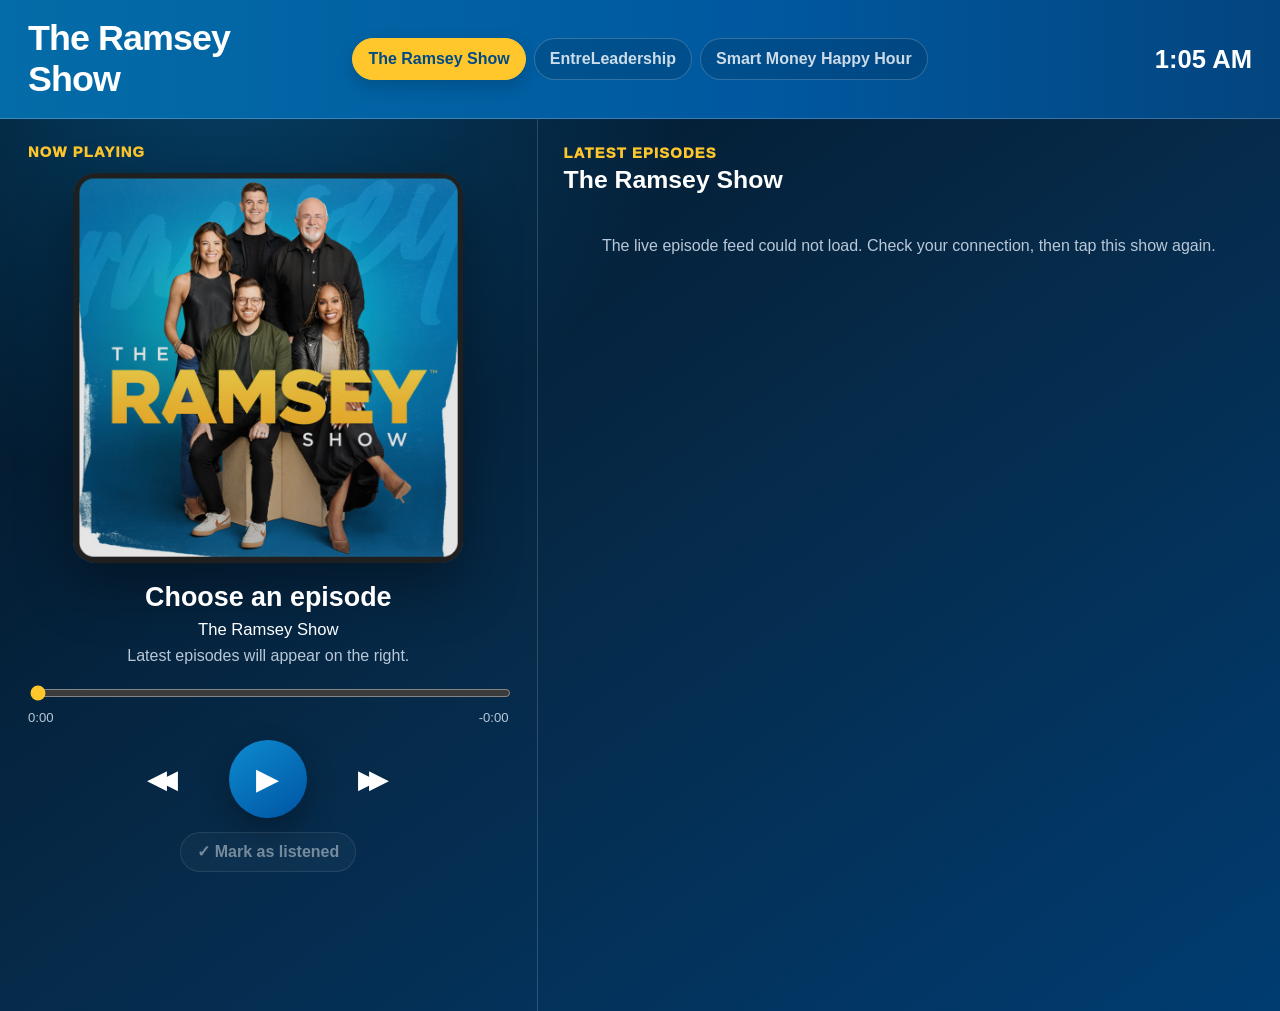
<file: ramsey.html>
<!DOCTYPE html>
<html lang="en">
<head>
  <meta charset="UTF-8" />
  <meta name="viewport" content="width=device-width, initial-scale=1.0, viewport-fit=cover" />
  <meta name="theme-color" content="#00589f" />
  <title>Ramsey Podcasts</title>
  <link rel="stylesheet" href="ramsey.css?v=1.0" />
</head>
<body>
  <main class="ramsey-app">
    <header class="ramsey-header">
      <h1 id="pageTitle">The Ramsey Show</h1>
      <nav class="show-tabs" aria-label="Podcast shows">
        <button class="show-tab active" data-show="ramsey">The Ramsey Show</button>
        <button class="show-tab" data-show="entre">EntreLeadership</button>
        <button class="show-tab" data-show="smart">Smart Money Happy Hour</button>
      </nav>
      <div id="clock" class="clock">--:--</div>
    </header>

    <section class="podcast-layout">
      <section class="player-panel">
        <p class="gold-label">NOW PLAYING</p>

        <div class="art-frame">
          <img id="showArtwork" src="ramsey-show-art.png" alt="The Ramsey Show artwork" />
        </div>

        <div class="episode-details">
          <h2 id="episodeTitle">Choose an episode</h2>
          <p id="episodeShow">The Ramsey Show</p>
          <p id="episodeMeta">Latest episodes will appear on the right.</p>
        </div>

        <audio id="audioPlayer" preload="metadata"></audio>

        <div class="progress-area">
          <input id="progressBar" type="range" min="0" max="100" value="0" aria-label="Episode progress" />
          <div class="time-row">
            <span id="elapsedTime">0:00</span>
            <span id="remainingTime">0:00</span>
          </div>
        </div>

        <div class="main-controls">
          <button id="rewindButton" class="skip-button" aria-label="Rewind 15 seconds">
            <span class="triangles reverse">▶▶</span>
          </button>
          <button id="playPauseButton" class="play-button" aria-label="Play">▶</button>
          <button id="forwardButton" class="skip-button" aria-label="Forward 15 seconds">
            <span class="triangles">▶▶</span>
          </button>
        </div>

        <button id="markListenedButton" class="listened-button" disabled>
          ✓ Mark as listened
        </button>
      </section>

      <section class="episodes-panel">
        <div class="episodes-heading">
          <div>
            <p class="gold-label">LATEST EPISODES</p>
            <h2 id="episodesShowName">The Ramsey Show</h2>
          </div>
        </div>

        <div id="feedMessage" class="feed-message">Loading episodes…</div>
        <div id="episodeList" class="episode-list" aria-live="polite"></div>
      </section>
    </section>
  </main>

  <script src="ramsey.js?v=004"></script>
</body>
</html>
</file>
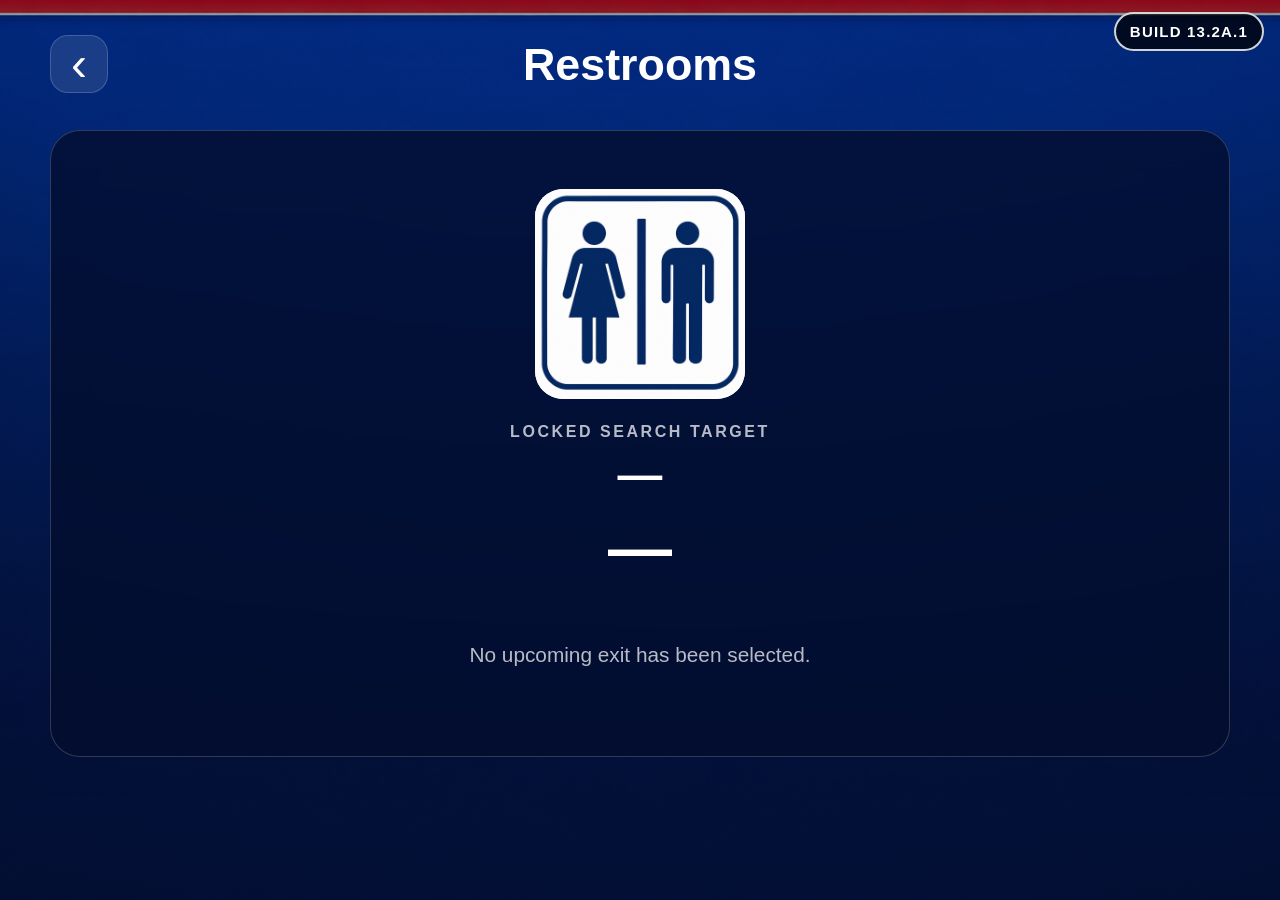
<file: restroom.html>
<!doctype html>
<html lang="en">
<head>
  <meta charset="utf-8">
  <meta name="viewport" content="width=device-width, initial-scale=1, viewport-fit=cover">
  <meta name="theme-color" content="#071d55">
  <meta name="apple-mobile-web-app-status-bar-style" content="black-translucent">
  <meta name="apple-mobile-web-app-capable" content="yes">
  <title>Restrooms Ahead</title>
  <link rel="stylesheet" href="restroom.css?v=101">
</head>
<body>
  <main class="restroom-shell">
    <div class="build-badge">BUILD 13.2A.1</div>
    <header class="restroom-header">
      <a class="back-button" href="nexit.html" aria-label="Back to Next Exit">‹</a>
      <h1>Restrooms</h1>
      <span class="header-spacer" aria-hidden="true"></span>
    </header>

    <section class="restroom-panel">
      <img src="nexit-restroom.png" alt="" aria-hidden="true">
      <p class="eyebrow">LOCKED SEARCH TARGET</p>
      <h2 id="restroom-route">—</h2>
      <p class="exit-target" id="restroom-exit">—</p>
      <p class="destination" id="restroom-destination"></p>
      <p class="status-copy" id="restroom-status">
        No upcoming exit has been selected.
      </p>

      <div class="results-list" id="restroom-results" aria-live="polite"></div>
    </section>
  </main>

  <script src="restroom.js?v=101"></script>
</body>
</html>
</file>
<file: home.css>
:root{
  --icon-size:clamp(88px,10.8vw,154px);
  --label-size:clamp(14px,1.55vw,22px);
}
*{box-sizing:border-box}
html,body{margin:0;width:100%;height:100%;overflow:hidden}
body{
  color:#fff;
  font-family:-apple-system,BlinkMacSystemFont,"SF Pro Display","Segoe UI",Arial,sans-serif;
  -webkit-font-smoothing:antialiased;
  background:#075a9d;
}
button{font:inherit;-webkit-tap-highlight-color:transparent}
.home-screen{
  position:relative;
  width:100vw;
  height:100vh;
  min-height:540px;
  overflow:hidden;
  background:
    linear-gradient(180deg,rgba(0,25,68,.10),rgba(0,0,0,.05)),
    url("home-wallpaper.png?v=003") center/cover no-repeat;
}
.status{
  position:absolute;
  z-index:20;
  top:clamp(20px,3.2vh,38px);
  right:clamp(28px,4vw,64px);
  display:flex;
  align-items:center;
  gap:.62em;
  color:rgba(255,255,255,.96);
  text-shadow:0 2px 12px rgba(0,24,58,.48);
  letter-spacing:-.025em;
}
.weather-trigger{
  min-width:82px;
  min-height:54px;
  margin:-10px -8px -10px -10px;
  padding:8px 10px;
  border:0;
  border-radius:16px;
  background:transparent;
  color:inherit;
  display:flex;
  align-items:center;
  justify-content:center;
  gap:8px;
  cursor:pointer;
}
.weather-trigger:active{background:rgba(255,255,255,.12)}
.weather-trigger:focus-visible{outline:3px solid rgba(255,255,255,.95)}
.weather-icon{
  width:clamp(25px,2.45vw,36px);
  height:clamp(25px,2.45vw,36px);
  display:block;
  object-fit:contain;
  filter:drop-shadow(0 2px 5px rgba(0,24,58,.38));
}
.temperature{font-size:clamp(18px,2vw,29px);font-weight:400}
#home-time{font-size:clamp(21px,2.35vw,34px);font-weight:600}

.forecast-backdrop{
  position:absolute;
  z-index:8;
  inset:0;
  border:0;
  padding:0;
  background:rgba(0,18,44,.34);
  opacity:0;
  pointer-events:none;
  transition:opacity .22s ease;
}
.forecast-panel{
  position:absolute;
  z-index:12;
  top:0;
  left:0;
  right:0;
  height:min(60vh,570px);
  min-height:470px;
  padding:clamp(16px,2vh,24px) clamp(24px,3.3vw,52px) 14px;
  background:linear-gradient(180deg,rgba(8,36,68,.985),rgba(8,31,57,.97));
  border-bottom:1px solid rgba(255,255,255,.24);
  box-shadow:0 18px 42px rgba(0,18,45,.38);
  backdrop-filter:blur(20px);
  transform:translateY(-105%);
  visibility:hidden;
  transition:transform .24s ease,visibility 0s linear .24s;
  overflow:hidden;
}
.home-screen.forecast-open .forecast-panel{
  transform:translateY(0);
  visibility:visible;
  transition:transform .24s ease;
}
.home-screen.forecast-open .forecast-backdrop{
  opacity:1;
  pointer-events:auto;
}
.forecast-header{
  min-height:42px;
  display:flex;
  align-items:center;
  justify-content:center;
  border-bottom:1px solid rgba(255,255,255,.18);
  padding-bottom:8px;
}
.forecast-header h2{
  margin:0;
  font-size:clamp(22px,2.35vw,33px);
  font-weight:650;
  letter-spacing:-.025em;
}
.forecast-section{
  padding-top:9px;
}
.forecast-section h3{
  margin:0;
  font-size:clamp(15px,1.45vw,21px);
  font-weight:650;
  color:rgba(255,255,255,.9);
  letter-spacing:-.01em;
}
.forecast-strip{
  height:clamp(145px,18.5vh,178px);
  display:grid;
  grid-template-columns:repeat(12,minmax(70px,1fr));
  align-items:stretch;
  gap:clamp(4px,.55vw,9px);
  padding:8px 0 2px;
  overflow-x:auto;
  overscroll-behavior-x:contain;
  scrollbar-width:none;
}
.forecast-strip::-webkit-scrollbar,
.daily-strip::-webkit-scrollbar{display:none}
.forecast-hour{
  min-width:70px;
  display:grid;
  grid-template-rows:auto 1fr auto auto;
  justify-items:center;
  align-items:center;
  gap:2px;
  padding:1px;
  text-align:center;
  font-variant-numeric:tabular-nums;
}
.forecast-time{
  color:rgba(255,255,255,.86);
  font-size:clamp(12px,1.1vw,16px);
  font-weight:600;
  white-space:nowrap;
}
.forecast-hour img{
  width:clamp(30px,3vw,43px);
  height:clamp(30px,3vw,43px);
  object-fit:contain;
  filter:drop-shadow(0 2px 5px rgba(0,0,0,.28));
}
.forecast-temp{
  font-size:clamp(18px,1.85vw,27px);
  font-weight:650;
}
.forecast-rain{
  min-height:18px;
  color:#83cfff;
  font-size:clamp(11px,1vw,15px);
  font-weight:650;
}
.forecast-divider{
  height:1px;
  background:rgba(255,255,255,.16);
  margin:2px 0 0;
}
.forecast-section-daily{
  padding-top:8px;
}
.daily-strip{
  height:clamp(145px,18.5vh,175px);
  display:grid;
  grid-template-columns:repeat(10,minmax(76px,1fr));
  align-items:stretch;
  gap:clamp(4px,.62vw,10px);
  padding:8px 0 1px;
  overflow-x:auto;
  overscroll-behavior-x:contain;
  scrollbar-width:none;
}
.daily-card{
  min-width:76px;
  display:grid;
  grid-template-rows:auto 1fr auto auto;
  justify-items:center;
  align-items:center;
  gap:2px;
  padding:1px;
  text-align:center;
  font-variant-numeric:tabular-nums;
}
.daily-day{
  color:rgba(255,255,255,.9);
  font-size:clamp(12px,1.08vw,16px);
  font-weight:650;
  white-space:nowrap;
}
.daily-card img{
  width:clamp(30px,3vw,43px);
  height:clamp(30px,3vw,43px);
  object-fit:contain;
  filter:drop-shadow(0 2px 5px rgba(0,0,0,.28));
}
.daily-high{
  font-size:clamp(17px,1.7vw,25px);
  font-weight:650;
}
.daily-low{
  color:rgba(255,255,255,.62);
  font-size:clamp(13px,1.2vw,17px);
  font-weight:600;
}
.forecast-loading,.forecast-error{
  grid-column:1/-1;
  align-self:center;
  justify-self:center;
  color:rgba(255,255,255,.78);
  font-size:18px;
}
.forecast-footer{
  display:flex;
  justify-content:space-between;
  gap:20px;
  color:rgba(255,255,255,.58);
  font-size:clamp(11px,1vw,14px);
  letter-spacing:.01em;
  padding-top:3px;
}
.home-grid{
  position:absolute;
  inset:clamp(92px,14vh,140px) clamp(42px,6.2vw,106px) clamp(30px,5vh,58px);
  display:grid;
  grid-template-columns:repeat(4,minmax(0,1fr));
  grid-template-rows:repeat(2,minmax(0,1fr));
  align-items:center;
  justify-items:center;
  column-gap:clamp(28px,5vw,86px);
  row-gap:clamp(20px,3.2vh,42px);
}
.home-app{
  width:100%;
  min-width:0;
  border:0;
  padding:0;
  background:transparent;
  color:#fff;
  display:flex;
  flex-direction:column;
  align-items:center;
  justify-content:center;
  gap:clamp(7px,1.1vh,12px);
  cursor:pointer;
  text-shadow:0 2px 9px rgba(0,30,70,.58);
}
.home-app>span:last-child{
  max-width:100%;
  overflow:hidden;
  text-overflow:ellipsis;
  white-space:nowrap;
  font-size:var(--label-size);
  font-weight:600;
}
.home-icon{
  width:var(--icon-size);
  height:var(--icon-size);
  border-radius:22.5%;
  display:grid;
  place-items:center;
  border:1px solid rgba(255,255,255,.58);
  box-shadow:0 13px 26px rgba(0,30,63,.28),inset 0 1px 0 rgba(255,255,255,.35);
  transition:transform .14s ease,filter .14s ease;
}
.home-icon span{
  font-size:calc(var(--icon-size)*.47);
  line-height:1;
  font-weight:700;
  color:#fff;
  text-shadow:0 2px 8px rgba(0,0,0,.22);
}
.home-app:active .home-icon{transform:scale(.94);filter:brightness(.92)}
.home-app:focus-visible .home-icon{outline:4px solid #fff;outline-offset:5px}

.icon-ramsey{background:linear-gradient(145deg,#2f7de1,#0b3f91)}
.icon-disney{background:linear-gradient(145deg,#7457ff,#2738aa)}
.icon-bible{background:linear-gradient(145deg,#bea06e,#664526)}
.icon-podcasts{background:linear-gradient(145deg,#9d57ff,#6020c7)}
.icon-maps{background:linear-gradient(145deg,#42cc7c,#0b8d65)}
.icon-weather{background:linear-gradient(145deg,#52c7ff,#1570d7)}
.icon-food{background:linear-gradient(145deg,#ffb12d,#ef5f20)}
.icon-realestate{background:linear-gradient(145deg,#22b8a7,#086e8f)}
.icon-streaming{background:linear-gradient(145deg,#ef5076,#ba173e)}
.icon-tesla{background:linear-gradient(145deg,#e82f36,#97131d)}
.icon-favorites{background:linear-gradient(145deg,#ffd24d,#e49513)}
.icon-settings{background:linear-gradient(145deg,#7a8494,#3a4351)}

@media(max-width:900px){
  .forecast-strip{grid-template-columns:repeat(12,minmax(76px,1fr))}
}
@media(max-width:760px),(max-height:560px){
  :root{--icon-size:clamp(66px,12vw,96px);--label-size:clamp(11px,1.7vw,15px)}
  .home-grid{inset:75px 24px 18px;column-gap:18px;row-gap:12px}
  .status{top:15px;right:22px}
  .forecast-panel{height:min(68vh,520px);min-height:420px;padding:11px 20px 9px}
  .forecast-strip{height:140px}
  .daily-strip{height:140px}
}
@media(prefers-reduced-motion:reduce){
  .forecast-panel,.forecast-backdrop{transition:none}
}
</file>
<file: bible.css>
:root {
      --page-bg: #000000;
      --panel-bg: #101114;
      --panel-border: #26282d;
      --text: #ffffff;
      --muted: #a8adb7;
      --accent: #0a84ff;
      --pressed: #1a1c21;
    }

    * {
      box-sizing: border-box;
    }

    html,
    body {
      margin: 0;
      min-height: 100%;
      background: var(--page-bg);
      color: var(--text);
      font-family: -apple-system, BlinkMacSystemFont, "SF Pro Display",
        "Segoe UI", sans-serif;
    }

    body {
      padding: 14px 16px 24px;
    }

    .top-bar {
      position: relative;
      width: 100%;
      min-height: 90px;
      height: auto;
      padding: 12px 18px 14px;
      background: var(--panel-bg);
      border: 1px solid var(--panel-border);
      border-radius: 16px;
    }

    .back-button {
      position: absolute;
      left: 14px;
      top: 50%;
      transform: translateY(-50%);
      min-height: 48px;
      display: inline-flex;
      align-items: center;
      gap: 8px;
      padding: 0 14px;
      border: 0;
      border-radius: 12px;
      background: transparent;
      color: var(--text);
      font: inherit;
      font-size: 20px;
      font-weight: 600;
      cursor: pointer;
      -webkit-tap-highlight-color: transparent;
    }

    .back-button:hover,
    .back-button:focus-visible {
      background: var(--pressed);
      outline: none;
    }

    .back-arrow {
      color: var(--accent);
      font-size: 30px;
      line-height: 1;
      transform: translateY(-1px);
    }

    .verse-content {
      width: min(820px, calc(100% - 210px));
      margin: 0 auto;
      text-align: center;
    }

    .verse-heading-row {
      display: flex;
      align-items: baseline;
      justify-content: center;
      gap: 3ch;
      white-space: nowrap;
    }

    .verse-label {
      color: #4DA3FF;
      font-size: 16px;
      font-weight: 700;
      letter-spacing: 0.01em;
    }

    .verse-reference {
      color: var(--muted);
      font-size: 15px;
      font-weight: 600;
    }

    .verse-text {
      margin-top: 8px;
      color: var(--text);
      font-size: 20px;
      font-weight: 500;
      line-height: 1.35;
      text-align: center;

      display: -webkit-box;
      -webkit-line-clamp: 3;
      -webkit-box-orient: vertical;

      overflow: hidden;
    }

    .page-space {
      min-height: 520px;
    }

    @media (max-width: 760px) {
      body {
        padding: 10px;
      }

      .top-bar {
        min-height: 84px;
        padding: 10px 12px 12px;
        border-radius: 14px;
      }

      .back-button {
        left: 8px;
        padding: 0 8px;
        font-size: 18px;
      }

      .verse-content {
        width: calc(100% - 150px);
      }

      .verse-heading-row {
        gap: 2ch;
      }

      .verse-label {
        font-size: 15px;
      }

      .verse-reference {
        font-size: 14px;
      }

      .verse-text {
        margin-top: 7px;
        font-size: 17px;
      }
    }

    @media (max-width: 540px) {
      .back-button span:last-child {
        display: none;
      }

      .verse-content {
        width: calc(100% - 82px);
        margin-left: 70px;
      }

      .verse-heading-row {
        gap: 1.5ch;
      }

      .verse-label,
      .verse-reference {
        font-size: 13px;
      }

      .verse-text {
        font-size: 15px;
      }
    }
  

    .app-shell {
      display:grid;
      grid-template-columns:240px 3px minmax(0,1fr);
      gap:0;
      margin-top:18px;
      min-height:430px;
      background:var(--panel-bg);
      border:1px solid var(--panel-border);
      border-radius:16px;
      overflow:hidden;
    }

    .side-menu,
    .content-panel {
      background: transparent;
      border: none;
      border-radius: 0;
    }

    .content-panel {
      color: var(--text);
    }

    .panel-divider {
      width: 3px;
      margin: 14px 0;
      background: #4DA3FF;
      opacity: 0.8;
      border-radius: 999px;
      align-self: stretch;
    }

    .side-menu {
      padding: 10px;
      display: flex;
      flex-direction: column;
      gap: 8px;
    }

    .menu-item {
      width: 100%;
      min-height: 62px;
      display: flex;
      flex-direction: column;
      align-items: flex-start;
      justify-content: center;
      gap: 3px;
      padding: 10px 14px;
      border: 0;
      border-radius: 12px;
      background: transparent;
      color: var(--text);
      text-align: left;
      font: inherit;
      cursor: pointer;
      transition: background 140ms ease, transform 140ms ease;
      -webkit-tap-highlight-color: transparent;
    }

    .menu-item:hover,
    .menu-item:focus-visible {
      background: var(--pressed);
      outline: none;
    }

    .menu-item:active {
      transform: scale(0.99);
    }

    .menu-item.active {
      background: #17283d;
      box-shadow: inset 3px 0 0 #4DA3FF;
    }

    .menu-title {
      font-size: 18px;
      font-weight: 700;
      line-height: 1.15;
    }

    .menu-item.active .menu-title {
      color: #4DA3FF;
    }

    .menu-subtitle {
      color: var(--muted);
      font-size: 13px;
      font-weight: 500;
      line-height: 1.2;
    }

    .content-panel {
      display: flex;
      align-items: center;
      justify-content: center;
      padding: 34px;
      min-width: 0;
    }

    .content-placeholder {
      text-align: center;
    }

    .content-eyebrow {
      color: #4DA3FF;
      font-size: 14px;
      font-weight: 700;
      letter-spacing: 0.05em;
      text-transform: uppercase;
    }

    .content-placeholder h1 {
      margin: 8px 0 6px;
      font-size: clamp(30px, 4vw, 48px);
      line-height: 1.05;
    }

    .content-placeholder p {
      margin: 0;
      color: var(--muted);
      font-size: 17px;
    }

    @media (max-width: 820px) {
      .app-shell {
        grid-template-columns: 210px 3px minmax(0, 1fr);
        gap: 12px;
      }

      .menu-title {
        font-size: 16px;
      }

      .menu-subtitle {
        font-size: 12px;
      }
    }

    @media (max-width: 620px) {
      .app-shell {
        grid-template-columns: 1fr;
        min-height: auto;
      }

      .side-menu {
        display: grid;
        grid-template-columns: repeat(2, minmax(0, 1fr));
      }

      .content-panel {
        min-height: 240px;
      }
    }

    .footer-banner{
      margin-top:32px;
      text-align:center;
      padding:18px 10px 8px;
    }

    .mission{
      color:#4DA3FF;
      font-size:18px;
      font-weight:500;
      line-height:1.45;
      margin-bottom:14px;
    }

    .themes{
      display:flex;
      justify-content:center;
      align-items:center;
      flex-wrap:wrap;
      gap:0;
      color:#ffffff;
      font-size:16px;
      font-weight:600;
    }

    .themes span{
      white-space:nowrap;
    }

    .footer-divider{
      color:#4DA3FF;
      opacity:.85;
      padding:0 14px;
      font-weight:400;
    }

    @media (max-width:700px){
      .mission{font-size:16px;}
      .themes{
        row-gap:10px;
        font-size:14px;
      }
    }

@media (max-width: 620px) {
  .panel-divider {
    display: none;
  }
}
</file>
<file: commission.css>
*{box-sizing:border-box}
:root{
  color-scheme:dark;
  --bg:#000;
  --panel:#050505;
  --line:#303033;
  --text:#f5f5f7;
  --muted:#8e8e93;
  --orange:#ff9500;
  --green:#34c759;
  font-family:-apple-system,BlinkMacSystemFont,"SF Pro Display","SF Pro Text","Segoe UI",sans-serif
}
html,body{margin:0;min-height:100%;background:var(--bg);color:var(--text)}
body{min-height:100vh}
.app-shell{
  min-height:100vh;
  display:flex;
  justify-content:center;
  padding:max(26px,env(safe-area-inset-top)) 18px max(28px,env(safe-area-inset-bottom))
}
.calculator{width:100%;max-width:540px}
h1{
  margin:10px 0 34px;
  color:var(--orange);
  font-size:clamp(38px,8.4vw,58px);
  line-height:1;
  letter-spacing:-.045em;
  font-weight:800;
  text-align:center
}
.inputs{
  display:grid;
  grid-template-columns:minmax(0,1fr) minmax(0,1fr);
  gap:22px;
  margin-bottom:30px
}
.field>span{
  display:block;
  margin:0 0 10px 4px;
  color:var(--orange);
  font-size:clamp(14px,3.5vw,19px);
  font-weight:800;
  letter-spacing:.01em
}
.input-wrap{
  height:80px;
  display:flex;
  align-items:center;
  border:2px solid var(--line);
  border-radius:18px;
  background:#020202;
  overflow:hidden
}
.input-wrap:focus-within{border-color:var(--orange)}
.prefix,.suffix{
  flex:0 0 auto;
  color:var(--text);
  font-size:clamp(27px,6vw,38px);
  font-weight:500;
  line-height:1
}
.prefix{padding-left:18px}
.suffix{padding-right:18px}
input{
  width:100%;
  min-width:0;
  border:0;
  outline:0;
  background:transparent;
  color:var(--text);
  font-size:clamp(28px,6vw,39px);
  font-weight:500;
  line-height:1;
  padding:0 10px;
  font-family:inherit
}
#salesPrice{font-size:clamp(26px,5.7vw,37px)}
#commissionRate{font-size:clamp(28px,6.2vw,40px)}
input::placeholder{color:#5d5d62;opacity:1}
.results{
  border:2px solid var(--line);
  border-radius:20px;
  overflow:hidden;
  background:var(--panel)
}
.row{
  min-height:108px;
  display:flex;
  align-items:center;
  justify-content:space-between;
  gap:18px;
  padding:24px 26px;
  border-bottom:1px solid var(--line)
}
.row:last-child{border-bottom:0}
.row span{
  color:var(--orange);
  font-size:clamp(16px,4.4vw,23px);
  font-weight:800;
  letter-spacing:-.01em
}
.row strong{
  color:var(--text);
  font-size:clamp(25px,6vw,38px);
  font-weight:500;
  text-align:right;
  white-space:nowrap
}
.net-bar{
  margin-top:20px;
  min-height:124px;
  border-radius:20px;
  background:var(--green);
  display:flex;
  align-items:center;
  justify-content:center;
  padding:20px 22px
}
.net-bar strong{
  color:#fff;
  font-size:clamp(46px,11.5vw,76px);
  line-height:1;
  font-weight:800;
  letter-spacing:-.045em;
  text-align:center
}
button{
  width:100%;
  margin-top:18px;
  border:1px solid var(--line);
  border-radius:15px;
  background:#111;
  color:var(--muted);
  padding:14px 16px;
  font-size:16px;
  font-weight:700;
  font-family:inherit
}
button:active{transform:translateY(1px)}
@media(max-width:430px){
  .app-shell{padding-left:14px;padding-right:14px}
  h1{margin-bottom:28px}
  .inputs{gap:14px}
  .input-wrap{height:72px}
  .prefix{padding-left:14px}
  .suffix{padding-right:14px}
  input{padding:0 7px}
  .row{min-height:96px;padding:20px 18px}
  .net-bar{min-height:112px}
}
@media(max-width:360px){
  h1{font-size:36px}
  .inputs{gap:10px}
  .field>span{font-size:13px}
  .input-wrap{height:66px}
  .prefix,.suffix{font-size:25px}
  #salesPrice{font-size:24px}
  #commissionRate{font-size:27px}
  .row{padding:18px 14px}
  .row span{font-size:15px}
  .row strong{font-size:24px}
}
</file>
<file: nexit.css>
@import url("https://fonts.googleapis.com/css2?family=Inter:wght@500;600;700;800&display=swap");

:root {
  color-scheme: dark;
  --white: #ffffff;
  --navy: #071d55;
  --navy-deep: #03102f;
  --red: #e72d3e;
  --line: rgba(255, 255, 255, 0.16);
  --soft-white: rgba(255, 255, 255, 0.76);
  --muted-white: rgba(255, 255, 255, 0.55);
  --glass: rgba(3, 14, 48, 0.78);
}

* {
  box-sizing: border-box;
}

html,
body {
  width: 100%;
  min-height: 100%;
  margin: 0;
}

html {
  background: #071d55;
}

body {
  min-height: 100vh;
  font-family: Inter, -apple-system, BlinkMacSystemFont, "SF Pro Display",
    "Segoe UI", sans-serif;
  color: var(--white);
  background:
    linear-gradient(rgba(2, 8, 30, 0.08), rgba(2, 8, 30, 0.28)),
    url("nexit-background.png") center / cover fixed no-repeat;
  overflow-x: hidden;
}

button,
a {
  font: inherit;
}



.app-shell {
  width: min(1500px, 100%);
  min-height: 100vh;
  margin: 0 auto;
  padding:
    max(env(safe-area-inset-top), 18px)
    clamp(20px, 2.8vw, 38px)
    clamp(20px, 2.8vw, 38px);
  display: flex;
  flex-direction: column;
  gap: clamp(20px, 2.6vw, 32px);
}

.app-header {
  display: grid;
  grid-template-columns: 80px minmax(0, 1fr) auto;
  align-items: center;
  gap: 20px;
}

.back-button {
  width: 64px;
  height: 64px;
  border: 1px solid var(--line);
  border-radius: 20px;
  display: grid;
  place-items: center;
  color: var(--white);
  background: rgba(4, 15, 52, 0.66);
  text-decoration: none;
  font-size: 3rem;
  line-height: 1;
  backdrop-filter: blur(18px);
  box-shadow: 0 12px 32px rgba(0, 0, 0, 0.24);
}

.brand h1 {
  margin: 0;
  font-size: clamp(2.7rem, 4.8vw, 4.9rem);
  line-height: 0.92;
  letter-spacing: -0.065em;
}

.brand p {
  margin: 10px 0 0;
  color: var(--soft-white);
  font-size: clamp(0.92rem, 1.35vw, 1.15rem);
  font-weight: 700;
}

.trip-status {
  min-width: 190px;
  padding: 15px 19px;
  border: 1px solid var(--line);
  border-radius: 18px;
  background: rgba(4, 15, 52, 0.66);
  text-align: right;
  backdrop-filter: blur(18px);
  box-shadow: 0 12px 32px rgba(0, 0, 0, 0.24);
}

.trip-status span,
.eyebrow {
  display: block;
  margin: 0 0 6px;
  color: var(--muted-white);
  font-size: 0.7rem;
  font-weight: 800;
  letter-spacing: 0.16em;
}

.trip-status strong {
  display: block;
}

.purpose-panel,
.phase-panel {
  border: 1px solid var(--line);
  border-radius: 28px;
  background: linear-gradient(
    145deg,
    rgba(11, 38, 112, 0.74),
    rgba(3, 13, 46, 0.82)
  );
  backdrop-filter: blur(22px);
  box-shadow: 0 22px 60px rgba(0, 0, 0, 0.34);
}

.purpose-panel {
  padding: clamp(24px, 3vw, 36px);
}

h2 {
  margin: 0;
  letter-spacing: -0.035em;
}

.purpose-panel h2 {
  margin-bottom: 24px;
  font-size: clamp(1.55rem, 2.7vw, 2.5rem);
}

.purpose-grid {
  display: grid;
  grid-template-columns: repeat(3, minmax(0, 1fr));
  gap: clamp(16px, 2vw, 24px);
}

.purpose-card {
  min-height: clamp(220px, 24vw, 300px);
  padding: 18px 18px 22px;
  border: 1px solid var(--line);
  border-radius: 26px;
  display: flex;
  flex-direction: column;
  align-items: center;
  justify-content: space-between;
  gap: 14px;
  color: var(--white);
  background: rgba(255, 255, 255, 0.07);
  cursor: pointer;
  transition: transform 160ms ease, background 160ms ease,
    border-color 160ms ease;
}

.purpose-card:hover,
.purpose-card:focus-visible {
  transform: translateY(-3px);
  background: rgba(255, 255, 255, 0.12);
  border-color: rgba(255, 255, 255, 0.38);
  outline: none;
}

.purpose-card.active {
  background: linear-gradient(
    180deg,
    rgba(255, 255, 255, 0.21),
    rgba(255, 255, 255, 0.09)
  );
  border-color: rgba(255, 255, 255, 0.5);
}

.icon-frame {
  width: 100%;
  min-height: 0;
  flex: 1;
  border-radius: 20px;
  overflow: hidden;
  display: grid;
  place-items: center;
  background: #ffffff;
}

.icon-frame img {
  width: 100%;
  height: 100%;
  max-height: 220px;
  object-fit: contain;
  display: block;
}

.purpose-label {
  font-size: clamp(1.08rem, 1.8vw, 1.48rem);
  font-weight: 800;
}

.phase-panel {
  padding: clamp(22px, 2.7vw, 32px);
  display: flex;
  align-items: center;
  justify-content: space-between;
  gap: 30px;
  background: var(--glass);
}

.phase-panel p:last-child {
  max-width: 760px;
  margin: 8px 0 0;
  color: var(--soft-white);
  line-height: 1.55;
}

.future-button {
  min-width: 245px;
  min-height: 54px;
  padding: 0 20px;
  border: 1px solid var(--line);
  border-radius: 17px;
  color: var(--soft-white);
  background: rgba(255, 255, 255, 0.07);
  font-weight: 800;
  cursor: not-allowed;
}

@media (max-width: 820px) {
  .app-shell {
    padding:
      max(env(safe-area-inset-top), 16px)
      17px
      17px;
  }

  .app-header {
    grid-template-columns: 58px minmax(0, 1fr);
  }

  .back-button {
    width: 54px;
    height: 54px;
    border-radius: 17px;
  }

  .trip-status {
    grid-column: 1 / -1;
    width: 100%;
    text-align: left;
  }

  .purpose-grid {
    grid-template-columns: 1fr;
  }

  .purpose-card {
    min-height: 150px;
    flex-direction: row;
    padding: 14px 20px 14px 14px;
  }

  .icon-frame {
    width: 130px;
    height: 120px;
    flex: 0 0 130px;
  }

  .purpose-label {
    flex: 1;
    text-align: center;
  }

  .phase-panel {
    align-items: stretch;
    flex-direction: column;
  }

  .future-button {
    width: 100%;
    min-width: 0;
  }
}


.brand p{display:none;}

img[src*="nexit-food"]{
  width:92% !important;
  height:92% !important;
  object-fit:contain;
}


.interstate-brand{
  display:inline-flex;
  flex-direction:column;
  align-items:flex-start;
  gap:10px;
}
.interstate-brand .mini-red{
  width:180px;
  height:8px;
  background:#e72d3e;
  border-radius:999px;
  box-shadow:0 2px 8px rgba(0,0,0,.25);
}
.interstate-brand h1{
  text-transform:uppercase;
  letter-spacing:.03em;
  font-weight:800;
}


.interstate-brand{
  width:100%;
  max-width:360px;
}

.interstate-brand h1{
  margin:0;
  text-align:left;
}

.interstate-brand::before,
.interstate-brand::after{
  content:"";
  display:block;
  width:100%;
  height:6px;
  background:#e72d3e;
  border-radius:999px;
}

.interstate-brand::before{
  margin-bottom:10px;
}

.interstate-brand::after{
  margin-top:10px;
}

.mini-red{display:none;}

.interstate-brand h1{
  white-space:nowrap !important;
  display:inline-block;
  font-size:clamp(2.8rem,4.6vw,4.8rem);
  letter-spacing:-0.04em;
  text-transform:none !important;
}


/* Phase 6: shield logo replaces text header */
.interstate-brand,
.interstate-brand::before,
.interstate-brand::after,
.interstate-brand h1,
.mini-red {
  display: none !important;
}

.sign-brand {
  display: flex;
  align-items: flex-start;
  justify-content: flex-start;
  width: 100%;
}

.sign-brand img {
  display: block;
  width: clamp(118px, 14vw, 170px);
  height: auto;
  object-fit: contain;
}


.sign-brand{
  display:flex;
  align-items:center;
  gap:18px;
}

.sign-brand img{
  width:92px;
  flex:0 0 auto;
}

.sign-title{
  color:#fff;
  font-size:clamp(2rem,3.8vw,3.2rem);
  font-weight:800;
  letter-spacing:-0.03em;
  line-height:1;
  white-space:nowrap;
  text-shadow:0 2px 6px rgba(0,0,0,.25);
}


/* Phase 7 header correction */
.app-header {
  display: grid !important;
  grid-template-columns: 80px minmax(120px, 1fr) auto !important;
  align-items: center !important;
  column-gap: 24px !important;
}

.sign-brand {
  display: flex !important;
  align-items: center !important;
  justify-content: flex-start !important;
  width: auto !important;
}

.sign-brand img {
  display: block !important;
  width: clamp(105px, 11vw, 145px) !important;
  height: auto !important;
  object-fit: contain !important;
}

.sign-title,
.sign-brand h1,
.interstate-brand,
.interstate-brand::before,
.interstate-brand::after,
.mini-red {
  display: none !important;
}

.trip-status {
  grid-column: 3 !important;
  justify-self: end !important;
  width: auto !important;
  min-width: 190px !important;
  text-align: right !important;
}

@media (max-width: 700px) {
  .app-header {
    grid-template-columns: 58px minmax(90px, 1fr) auto !important;
    column-gap: 12px !important;
  }

  .trip-status {
    grid-column: 3 !important;
    min-width: 132px !important;
    padding: 12px 14px !important;
    text-align: right !important;
  }

  .sign-brand img {
    width: 90px !important;
  }
}


/* Phase 10: browser location detection */
.trip-status {
  cursor: pointer;
  transition:
    border-color 160ms ease,
    background 160ms ease,
    transform 160ms ease;
}

.trip-status:hover,
.trip-status:focus-visible {
  transform: translateY(-2px);
  border-color: rgba(255, 255, 255, 0.38);
  outline: none;
}

.trip-status small {
  display: block;
  margin-top: 5px;
  color: var(--muted-white);
  font-size: 0.72rem;
  font-weight: 700;
  white-space: nowrap;
}

.trip-status[data-state="locating"] strong::after {
  content: "";
  display: inline-block;
  width: 0.55em;
  height: 0.55em;
  margin-left: 8px;
  border: 2px solid rgba(255, 255, 255, 0.35);
  border-top-color: #ffffff;
  border-radius: 50%;
  vertical-align: 0.02em;
  animation: nexit-spin 800ms linear infinite;
}

.trip-status[data-state="ready"] {
  border-color: rgba(255, 255, 255, 0.42);
  background: rgba(5, 43, 83, 0.76);
}

.trip-status[data-state="error"] {
  border-color: rgba(231, 45, 62, 0.55);
}

@keyframes nexit-spin {
  to {
    transform: rotate(360deg);
  }
}


/* Phase 11: interstate and travel-direction identification */
.trip-status[data-state="waiting"] {
  border-color: rgba(255, 255, 255, 0.28);
  background: rgba(5, 31, 72, 0.72);
}

.trip-status[data-state="ready"] strong {
  font-size: 1.35rem;
  letter-spacing: -0.02em;
}

.trip-status[data-state="ready"] small {
  color: rgba(255, 255, 255, 0.92);
}

/* Phase 11.1: direction is limited to N/S or E/W based on interstate numbering. */


/* Phase 11.2: larger route display and flicker-free refreshes */
.trip-status {
  min-width: 250px;
  padding: 16px 22px;
}

.trip-status > span {
  font-size: clamp(0.82rem, 1.15vw, 1rem);
  letter-spacing: 0.12em;
}

.trip-status strong,
.trip-status[data-state="ready"] strong {
  display: block;
  margin-top: 4px;
  font-size: clamp(1.9rem, 3vw, 2.8rem);
  line-height: 1.02;
  letter-spacing: -0.035em;
}

.trip-status small {
  margin-top: 8px;
  font-size: clamp(1rem, 1.55vw, 1.35rem);
  line-height: 1.15;
}

@media (max-width: 760px), (max-height: 560px) {
  .trip-status {
    min-width: 210px;
    padding: 12px 16px;
  }

  .trip-status strong,
  .trip-status[data-state="ready"] strong {
    font-size: clamp(1.55rem, 4vw, 2.15rem);
  }

  .trip-status small {
    font-size: clamp(0.9rem, 2.2vw, 1.1rem);
  }
}


/* Phase 12: dedicated interstate and next-exit cards */
.app-header {
  grid-template-columns: 80px minmax(150px, 1fr) auto;
}

.drive-status-group {
  display: grid;
  grid-template-columns: repeat(2, minmax(220px, 1fr));
  gap: 14px;
}

.trip-status,
.exit-status {
  min-width: 220px;
  padding: 16px 22px;
  border: 1px solid var(--line);
  border-radius: 18px;
  background: rgba(4, 15, 52, 0.76);
  text-align: left;
  backdrop-filter: blur(18px);
  box-shadow: 0 12px 32px rgba(0, 0, 0, 0.24);
}

.trip-status {
  cursor: pointer;
}

.trip-status span,
.exit-status span {
  display: block;
  margin: 0 0 6px;
  color: var(--muted-white);
  font-size: clamp(0.78rem, 1vw, 0.95rem);
  font-weight: 800;
  letter-spacing: 0.14em;
}

.trip-status strong,
.exit-status strong,
.trip-status[data-state="ready"] strong {
  display: block;
  margin-top: 2px;
  font-size: clamp(1.9rem, 2.8vw, 2.75rem);
  line-height: 1;
  letter-spacing: -0.04em;
}

.trip-status small,
.exit-status small {
  display: block;
  min-height: 1.25em;
  margin-top: 8px;
  color: var(--soft-white);
  font-size: clamp(0.96rem, 1.25vw, 1.2rem);
  font-weight: 700;
  line-height: 1.2;
}

.exit-status[data-state="ready"] {
  border-color: rgba(255, 255, 255, 0.34);
  background:
    linear-gradient(145deg, rgba(13, 57, 137, 0.88), rgba(3, 20, 64, 0.88));
}

.exit-status[data-state="error"] small,
.trip-status[data-state="error"] small {
  color: #ffd2d7;
}

@media (max-width: 1050px) {
  .app-header {
    grid-template-columns: 68px minmax(120px, 1fr);
  }

  .drive-status-group {
    grid-column: 1 / -1;
    width: 100%;
  }
}

@media (max-width: 680px), (max-height: 560px) {
  .drive-status-group {
    grid-template-columns: repeat(2, minmax(0, 1fr));
    gap: 10px;
  }

  .trip-status,
  .exit-status {
    min-width: 0;
    padding: 12px 14px;
  }

  .trip-status strong,
  .exit-status strong,
  .trip-status[data-state="ready"] strong {
    font-size: clamp(1.4rem, 4.5vw, 2rem);
  }

  .trip-status small,
  .exit-status small {
    font-size: clamp(0.8rem, 2.3vw, 1rem);
  }
}


/* Phase 12.1: perfectly align the Interstate and Next Exit cards */
.drive-status-group {
  align-items: stretch;
}

.trip-status,
.exit-status {
  width: 100%;
  height: 100%;
  min-height: 132px;
  margin: 0;
  display: grid;
  grid-template-rows: auto 1fr auto;
  align-content: stretch;
}

.trip-status span,
.exit-status span {
  align-self: start;
}

.trip-status strong,
.exit-status strong,
.trip-status[data-state="ready"] strong {
  align-self: center;
}

.trip-status small,
.exit-status small {
  align-self: end;
}

@media (max-width: 680px), (max-height: 560px) {
  .trip-status,
  .exit-status {
    min-height: 108px;
  }
}


/* Phase 12.2: stack the two information boxes directly over one another */
.drive-status-group {
  width: clamp(270px, 25vw, 360px);
  display: flex;
  flex-direction: column;
  align-items: stretch;
  gap: 12px;
}

.trip-status,
.exit-status {
  width: 100%;
  min-width: 0;
  height: 132px;
  min-height: 132px;
  flex: 0 0 132px;
  box-sizing: border-box;
}

@media (max-width: 1050px) {
  .drive-status-group {
    grid-column: auto;
    width: clamp(250px, 32vw, 340px);
    justify-self: end;
  }
}

@media (max-width: 680px), (max-height: 560px) {
  .drive-status-group {
    width: min(100%, 290px);
    gap: 8px;
  }

  .trip-status,
  .exit-status {
    height: 104px;
    min-height: 104px;
    flex-basis: 104px;
  }
}


/* Phase 12.2.1: right-align the Next Exit data to mirror the Interstate card */
.exit-status strong,
.exit-status small {
  width: 100%;
  text-align: right;
  justify-self: end;
}


/* Phase 12.2.2: right-align the NEXT EXIT heading to mirror INTERSTATE */
.exit-status{
  text-align:right;
}
.exit-status span,
.exit-status strong,
.exit-status small{
  width:100%;
  text-align:right;
}


/* Phase 12.5: 25% larger supporting information lines */
.trip-status span,
.exit-status span {
  font-size: clamp(0.975rem, 1.25vw, 1.1875rem);
}

.trip-status small,
.exit-status small {
  font-size: clamp(1.2rem, 1.5625vw, 1.5rem);
}

@media (max-width: 680px), (max-height: 560px) {
  .trip-status small,
  .exit-status small {
    font-size: clamp(1rem, 2.875vw, 1.25rem);
  }
}


/* Phase 13.0 — simplified dashboard */
.drive-status-group {
  grid-template-columns: minmax(0, 1fr) !important;
}

.exit-status {
  display: none !important;
}

.trip-status {
  width: 100%;
}


/* Phase 13.1.1 — temporary test-exit control */
.test-exit-button {
  cursor: pointer;
  opacity: 1;
}

.test-exit-button.active {
  transform: translateY(-1px);
  box-shadow: 0 0 0 3px rgba(255, 255, 255, .18);
}
</file>
<file: park-music.css>
:root{
  --text:#fff;
  --muted:rgba(255,255,255,.88);
  --gold:#ffd96a;
  --panel:rgba(3,14,38,.68);
  --line:rgba(255,255,255,.18);
}

*{box-sizing:border-box}
html,body{margin:0;width:100%;height:100%;overflow:hidden}
body{
  font-family:-apple-system,BlinkMacSystemFont,"SF Pro Display","Segoe UI",sans-serif;
  background:#071a3d;
  color:var(--text);
  -webkit-font-smoothing:antialiased;
}
button{font:inherit;-webkit-tap-highlight-color:transparent}

.park-player{
  position:relative;
  width:100vw;
  height:100vh;
  min-height:480px;
  background:#071a3d;
}

.background-layer{
  position:absolute;
  inset:0;
  background-position:center;
  background-size:cover;
  background-repeat:no-repeat;
  opacity:0;
  transition:opacity 2s ease;
  will-change:opacity;
}
.background-day{background-image:url("park-music-day.png?v=006")}
.background-night{background-image:url("park-music-night.png?v=006")}
.park-player.is-day .background-day{opacity:1}
.park-player.is-night .background-night{opacity:1}


.shade{
  position:absolute;
  inset:0;
  background:
    linear-gradient(0deg,rgba(2,8,25,.48) 0%,rgba(2,8,25,.08) 38%,transparent 64%),
    linear-gradient(90deg,rgba(2,10,29,.20),transparent 54%);
  pointer-events:none;
}

.audio-panel{
  position:absolute;
  z-index:1;
  left:0;
  right:0;
  bottom:0;
  min-height:clamp(174px,23vh,220px);
  padding:24px clamp(28px,5vw,72px) max(22px,env(safe-area-inset-bottom));
  border-top:1px solid var(--line);
  background:var(--panel);
  box-shadow:0 -18px 50px rgba(0,0,0,.22);
  backdrop-filter:blur(20px) saturate(130%);
  -webkit-backdrop-filter:blur(20px) saturate(130%);
  display:grid;
  grid-template-columns:minmax(0,1fr) auto minmax(0,1fr);
  align-items:center;
}

.now-playing{
  grid-column:1;
  min-width:0;
  display:flex;
  align-items:center;
  gap:18px;
}

.music-mark{
  position:relative;
  flex:0 0 auto;
  width:74px;
  height:68px;
  display:grid;
  place-items:center;
  filter:drop-shadow(0 0 11px rgba(255,255,255,.35));
}

.music-note{
  color:#fff;
  font-size:58px;
  font-weight:800;
  line-height:1;
  text-shadow:0 0 16px rgba(255,255,255,.72),0 0 32px rgba(183,129,255,.38);
}

.spark{
  position:absolute;
  color:var(--gold);
  line-height:1;
  text-shadow:0 0 8px rgba(255,217,106,.95),0 0 18px rgba(255,217,106,.62);
}
.spark-left{left:0;top:5px;font-size:22px}
.spark-right{right:0;bottom:7px;font-size:17px}

.metadata{
  margin:0;
  min-width:0;
  color:var(--muted);
  font-size:clamp(19px,2vw,29px);
  font-weight:650;
  letter-spacing:-.015em;
  white-space:nowrap;
  overflow:hidden;
  text-overflow:ellipsis;
  text-shadow:0 2px 12px rgba(0,0,0,.45);
}

.mouse-control{
  grid-column:2;
  position:relative;
  width:clamp(124px,12vw,168px);
  height:clamp(124px,12vw,168px);
  border:0;
  background:transparent;
  padding:0;
  cursor:pointer;
  filter:drop-shadow(0 13px 28px rgba(0,0,0,.38));
  transition:transform .16s ease;
}

.head,.ear{
  position:absolute;
  background:rgba(255,255,255,.97);
  transition:background .2s ease,box-shadow .2s ease;
}
.head{
  width:68%;
  height:68%;
  left:16%;
  top:25%;
  border-radius:50%;
  display:grid;
  place-items:center;
}
.ear{width:37%;height:37%;top:2%;border-radius:50%}
.ear-left{left:3%}
.ear-right{right:3%}

.play-symbol{
  margin-left:.08em;
  font-size:clamp(42px,4.4vw,62px);
  font-weight:750;
  color:#16275d;
  line-height:1;
}

.mouse-control.playing .head,
.mouse-control.playing .ear{
  background:#fff;
  animation:soft-glow 2.8s ease-in-out infinite;
}
.mouse-control.playing .play-symbol{margin-left:0;font-size:clamp(38px,4vw,55px)}
.mouse-control:active{transform:scale(.95)}
.mouse-control:focus-visible{outline:4px solid #fff;outline-offset:8px;border-radius:50%}

.status{
  position:absolute;
  right:clamp(28px,5vw,72px);
  bottom:max(16px,env(safe-area-inset-bottom));
  margin:0;
  color:rgba(255,255,255,.58);
  font-size:13px;
  letter-spacing:.02em;
  opacity:0;
  transition:opacity .2s ease;
}
.status.is-visible{opacity:1}

@keyframes soft-glow{
  0%,100%{box-shadow:0 0 18px rgba(183,129,255,.26)}
  50%{box-shadow:0 0 38px rgba(183,129,255,.68)}
}

@media(max-width:760px){
  .audio-panel{
    min-height:190px;
    padding:18px 20px max(18px,env(safe-area-inset-bottom));
    grid-template-columns:minmax(0,1fr) auto minmax(0,1fr);
  }
  .now-playing{gap:10px}
  .music-mark{width:56px;height:54px}
  .music-note{font-size:45px}
  .spark-left{font-size:18px}
  .spark-right{font-size:14px}
  .metadata{font-size:17px}
  .mouse-control{width:112px;height:112px}
  .status{right:20px}
}

@media(max-width:540px){
  .audio-panel{
    min-height:210px;
    grid-template-columns:1fr auto 1fr;
    align-items:center;
  }
  .now-playing{
    position:absolute;
    left:20px;
    right:20px;
    top:14px;
    justify-content:center;
  }
  .mouse-control{margin-top:34px}
  .metadata{max-width:calc(100vw - 110px)}
}

@media(max-height:560px){
  .audio-panel{min-height:150px;padding-top:12px;padding-bottom:12px}
  .mouse-control{width:96px;height:96px}
  .music-mark{width:54px;height:50px}
  .music-note{font-size:43px}
  .metadata{font-size:17px}
}

@media(prefers-reduced-motion:reduce){
  *{transition:none!important}
  .background-layer{transition:none!important}

  .mouse-control.playing .head,
  .mouse-control.playing .ear{animation:none;box-shadow:0 0 28px rgba(183,129,255,.55)}
}
</file>
<file: ramsey.css>
:root {
  --ramsey-blue: #0878b8;
  --ramsey-deep-blue: #004a85;
  --ramsey-navy: #03182b;
  --ramsey-gold: #ffc72c;
  --ramsey-gold-soft: #ffd863;
  --white: #ffffff;
  --muted: #b9c8d8;
  --line: rgba(255,255,255,.16);
  --card: rgba(8,55,94,.52);
  --card-active: rgba(8,120,184,.45);
}

* { box-sizing: border-box; }

html, body {
  margin: 0;
  min-height: 100%;
  background: var(--ramsey-navy);
  color: var(--white);
  font-family: -apple-system, BlinkMacSystemFont, "Segoe UI", Arial, sans-serif;
}

button, input { font: inherit; }
button { cursor: pointer; }

.ramsey-app {
  min-height: 100vh;
  background:
    radial-gradient(circle at 16% 0%, rgba(8,120,184,.45), transparent 31rem),
    linear-gradient(145deg, #02111f 0%, #062a49 52%, #003c71 100%);
}

.ramsey-header {
  min-height: 92px;
  padding: 18px 28px;
  display: grid;
  grid-template-columns: minmax(250px, 1fr) auto minmax(110px, 1fr);
  align-items: center;
  gap: 22px;
  border-bottom: 1px solid rgba(255,255,255,.22);
  background: linear-gradient(90deg, #046ca8, #00589f 60%, #03457f);
}

.ramsey-header h1 {
  margin: 0;
  color: var(--white);
  font-size: clamp(1.75rem, 2.8vw, 2.75rem);
  letter-spacing: -.025em;
}

.show-tabs {
  display: flex;
  gap: 8px;
  align-items: center;
  justify-content: center;
}

.show-tab {
  min-height: 42px;
  padding: 0 15px;
  border: 1px solid rgba(255,255,255,.2);
  border-radius: 999px;
  background: rgba(0,0,0,.12);
  color: rgba(255,255,255,.8);
  font-weight: 800;
  white-space: nowrap;
}

.show-tab.active {
  border-color: var(--ramsey-gold);
  background: var(--ramsey-gold);
  color: var(--ramsey-deep-blue);
  box-shadow: 0 7px 18px rgba(0,0,0,.16);
}

.clock {
  justify-self: end;
  font-size: 1.6rem;
  font-weight: 650;
}

.podcast-layout {
  min-height: calc(100vh - 93px);
  display: grid;
  grid-template-columns: minmax(390px, 42%) minmax(0, 58%);
}

.player-panel {
  min-width: 0;
  padding: 25px 28px 22px;
  border-right: 1px solid var(--line);
  display: flex;
  flex-direction: column;
  align-items: center;
}

.gold-label {
  align-self: flex-start;
  margin: 0 0 13px;
  color: var(--ramsey-gold);
  font-weight: 950;
  font-size: .92rem;
  letter-spacing: .08em;
}

.art-frame {
  width: min(100%, 390px);
  aspect-ratio: 1;
  border-radius: 22px;
  overflow: hidden;
  background: #00589f;
  box-shadow: 0 24px 55px rgba(0,0,0,.34);
}

.art-frame img {
  width: 100%;
  height: 100%;
  display: block;
  object-fit: cover;
}

.episode-details {
  width: 100%;
  margin-top: 19px;
  text-align: center;
}

.episode-details h2 {
  margin: 0;
  font-size: clamp(1.35rem, 2.1vw, 2.05rem);
  line-height: 1.15;
}

.episode-details p {
  margin: 7px 0 0;
  color: var(--muted);
}

#episodeShow {
  color: var(--white);
  font-size: 1.04rem;
}

.progress-area {
  width: 100%;
  margin-top: 18px;
}

.progress-area input {
  width: 100%;
  accent-color: var(--ramsey-gold);
}

.time-row {
  display: flex;
  justify-content: space-between;
  margin-top: 5px;
  color: var(--muted);
  font-size: .82rem;
}

.main-controls {
  display: flex;
  align-items: center;
  justify-content: center;
  gap: 30px;
  margin-top: 15px;
}

.skip-button,
.play-button {
  border: 0;
  display: grid;
  place-items: center;
}

.skip-button {
  width: 70px;
  height: 58px;
  background: transparent;
  color: var(--white);
}

.triangles {
  font-size: 1.65rem;
  letter-spacing: -9px;
  transform: translateX(-3px);
}

.triangles.reverse {
  transform: scaleX(-1) translateX(-3px);
}

.play-button {
  width: 78px;
  height: 78px;
  border-radius: 50%;
  background: linear-gradient(145deg, #0d8bd0, #0054a2);
  color: var(--white);
  font-size: 1.9rem;
  padding-left: 5px;
  box-shadow: 0 13px 30px rgba(0,0,0,.29);
}

.listened-button {
  margin-top: 14px;
  min-height: 40px;
  padding: 0 16px;
  border: 1px solid rgba(255,255,255,.21);
  border-radius: 999px;
  background: rgba(255,255,255,.07);
  color: var(--white);
  font-weight: 750;
}

.listened-button.listened {
  border-color: var(--ramsey-gold);
  color: var(--ramsey-gold);
}

.listened-button:disabled {
  cursor: default;
  opacity: .45;
}

.episodes-panel {
  min-width: 0;
  padding: 26px 26px 18px;
}

.episodes-heading {
  display: flex;
  align-items: end;
  justify-content: space-between;
  gap: 18px;
  padding-bottom: 15px;
}

.episodes-heading .gold-label { margin-bottom: 5px; }

.episodes-heading h2 {
  margin: 0;
  font-size: 1.55rem;
}

.episode-actions {
  display: flex;
  gap: 7px;
}

.filter-button {
  min-height: 38px;
  padding: 0 13px;
  border: 1px solid var(--line);
  border-radius: 999px;
  background: rgba(255,255,255,.06);
  color: var(--muted);
  font-weight: 800;
}

.filter-button.active {
  border-color: var(--ramsey-gold);
  color: var(--ramsey-gold);
}

.feed-message {
  padding: 28px 12px;
  text-align: center;
  color: var(--muted);
}

.episode-list {
  height: calc(100vh - 190px);
  min-height: 450px;
  overflow-y: auto;
  padding-right: 6px;
}

.episode-row {
  width: 100%;
  min-height: 86px;
  padding: 12px 14px;
  border: 1px solid transparent;
  border-bottom-color: var(--line);
  display: grid;
  grid-template-columns: 54px minmax(0, 1fr) auto;
  gap: 13px;
  align-items: center;
  background: transparent;
  color: var(--white);
  text-align: left;
}

.episode-row:hover,
.episode-row.active {
  border-color: rgba(255,199,44,.55);
  border-radius: 13px;
  background: var(--card-active);
}

.row-art {
  width: 50px;
  height: 50px;
  border-radius: 9px;
  object-fit: cover;
}

.row-copy {
  min-width: 0;
}

.row-title {
  display: flex;
  align-items: center;
  gap: 8px;
  min-width: 0;
}

.row-title strong {
  display: block;
  overflow: hidden;
  white-space: nowrap;
  text-overflow: ellipsis;
  font-size: 1.01rem;
}

.listened-check {
  flex: 0 0 auto;
  color: var(--ramsey-gold);
  font-weight: 950;
}

.row-meta {
  display: block;
  margin-top: 6px;
  color: var(--muted);
  font-size: .82rem;
}

.row-side {
  display: flex;
  align-items: center;
  gap: 12px;
  color: var(--muted);
}

.row-progress {
  color: var(--ramsey-gold-soft);
  font-size: .74rem;
  font-weight: 800;
}

.chevron {
  font-size: 1.8rem;
  line-height: 1;
}

.episode-row.is-listened .row-copy {
  opacity: .62;
}

@media (max-width: 1050px) {
  .ramsey-header {
    grid-template-columns: 1fr auto;
  }

  .show-tabs {
    grid-column: 1 / -1;
    grid-row: 2;
    overflow-x: auto;
    justify-content: flex-start;
    width: 100%;
  }

  .clock {
    grid-column: 2;
    grid-row: 1;
  }

  .podcast-layout {
    min-height: calc(100vh - 145px);
  }

  .episode-list {
    height: calc(100vh - 242px);
  }
}

@media (max-width: 790px) {
  .podcast-layout {
    grid-template-columns: 1fr;
  }

  .player-panel {
    border-right: 0;
    border-bottom: 1px solid var(--line);
  }

  .art-frame {
    width: min(78vw, 370px);
  }

  .episode-list {
    height: auto;
    max-height: 620px;
  }
}
</file>
<file: restroom.css>
* {
  box-sizing: border-box;
}

:root {
  --white: #ffffff;
  --muted: rgba(255,255,255,.72);
  --line: rgba(255,255,255,.18);
}

html,
body {
  margin: 0;
  min-height: 100%;
  font-family: -apple-system, BlinkMacSystemFont, "Segoe UI", sans-serif;
  color: var(--white);
  background:
    linear-gradient(rgba(3, 12, 42, .42), rgba(3, 12, 42, .72)),
    url("nexit-background.png") center / cover fixed;
}

.restroom-shell {
  width: min(1180px, calc(100% - 32px));
  margin: 0 auto;
  padding: 22px 0 40px;
}

.restroom-header {
  min-height: 84px;
  display: grid;
  grid-template-columns: 64px 1fr 64px;
  align-items: center;
  gap: 16px;
  margin-bottom: 24px;
}

.restroom-header h1 {
  margin: 0;
  text-align: center;
  font-size: clamp(1.8rem, 3.5vw, 3rem);
}

.back-button {
  width: 58px;
  height: 58px;
  border: 1px solid var(--line);
  border-radius: 18px;
  display: grid;
  place-items: center;
  color: var(--white);
  background: rgba(255,255,255,.10);
  text-decoration: none;
  font-size: 3rem;
  line-height: 1;
}

.restroom-panel {
  min-height: 430px;
  padding: clamp(28px, 5vw, 58px);
  border: 1px solid var(--line);
  border-radius: 30px;
  display: flex;
  flex-direction: column;
  align-items: center;
  justify-content: center;
  text-align: center;
  background: rgba(3, 13, 46, .78);
  backdrop-filter: blur(20px);
}

.restroom-panel img {
  width: min(210px, 42vw);
  aspect-ratio: 1;
  object-fit: contain;
  border-radius: 28px;
  background: #fff;
  margin-bottom: 24px;
}

.eyebrow {
  margin: 0 0 8px;
  color: var(--muted);
  font-weight: 800;
  letter-spacing: .16em;
}

.restroom-panel h2 {
  margin: 0 0 14px;
  font-size: clamp(1.7rem, 3.5vw, 2.8rem);
}

.restroom-panel p:last-child {
  max-width: 680px;
  margin: 0;
  color: var(--muted);
  font-size: clamp(1rem, 2vw, 1.3rem);
  line-height: 1.5;
}

@media (max-width: 600px) {
  .restroom-shell {
    width: min(100% - 20px, 1180px);
    padding-top: 12px;
  }

  .restroom-header {
    grid-template-columns: 54px 1fr 54px;
  }

  .back-button {
    width: 50px;
    height: 50px;
  }
}


.exit-target {
  margin: 2px 0 8px;
  color: #ffffff;
  font-size: clamp(2rem, 5vw, 4rem);
  font-weight: 850;
  line-height: 1;
}

.destination {
  min-height: 1.5em;
  margin: 0 0 20px;
  color: rgba(255,255,255,.82);
  font-size: clamp(1rem, 2vw, 1.3rem);
  font-weight: 650;
}

.status-copy {
  max-width: 680px;
  margin: 0;
  color: rgba(255,255,255,.72);
  font-size: clamp(1rem, 2vw, 1.3rem);
  line-height: 1.5;
}


.results-list {
  width: min(820px, 100%);
  margin-top: 28px;
  display: grid;
  gap: 12px;
}

.loading-row {
  padding: 22px;
  border: 1px solid rgba(255,255,255,.16);
  border-radius: 18px;
  background: rgba(255,255,255,.08);
  color: rgba(255,255,255,.78);
  font-size: 1.08rem;
  font-weight: 700;
}

.result-card {
  min-height: 78px;
  display: grid;
  grid-template-columns: 46px minmax(0, 1fr) auto;
  align-items: center;
  gap: 14px;
  padding: 14px 18px;
  border: 1px solid rgba(255,255,255,.16);
  border-radius: 20px;
  background: rgba(255,255,255,.09);
  color: #ffffff;
  text-align: left;
  text-decoration: none;
}

.result-card:active {
  transform: scale(.99);
}

.result-number {
  width: 38px;
  height: 38px;
  display: grid;
  place-items: center;
  border-radius: 12px;
  background: rgba(255,255,255,.14);
  font-size: 1.05rem;
  font-weight: 850;
}

.result-copy {
  min-width: 0;
  display: grid;
  gap: 4px;
}

.result-copy strong {
  overflow: hidden;
  font-size: clamp(1.05rem, 2vw, 1.3rem);
  text-overflow: ellipsis;
  white-space: nowrap;
}

.result-copy small {
  color: rgba(255,255,255,.66);
  font-size: .95rem;
}

.result-distance {
  padding-left: 12px;
  color: rgba(255,255,255,.88);
  font-size: 1.05rem;
  font-weight: 800;
  white-space: nowrap;
}

@media (max-width: 560px) {
  .result-card {
    grid-template-columns: 40px minmax(0, 1fr);
  }

  .result-distance {
    grid-column: 2;
    padding-left: 0;
  }
}


.build-badge {
  position: fixed;
  top: 12px;
  right: 16px;
  z-index: 9999;
  padding: 9px 14px;
  border: 2px solid rgba(255,255,255,.82);
  border-radius: 999px;
  background: rgba(0,0,0,.72);
  color: #fff;
  font-size: 15px;
  font-weight: 900;
  letter-spacing: .08em;
}
</file>
